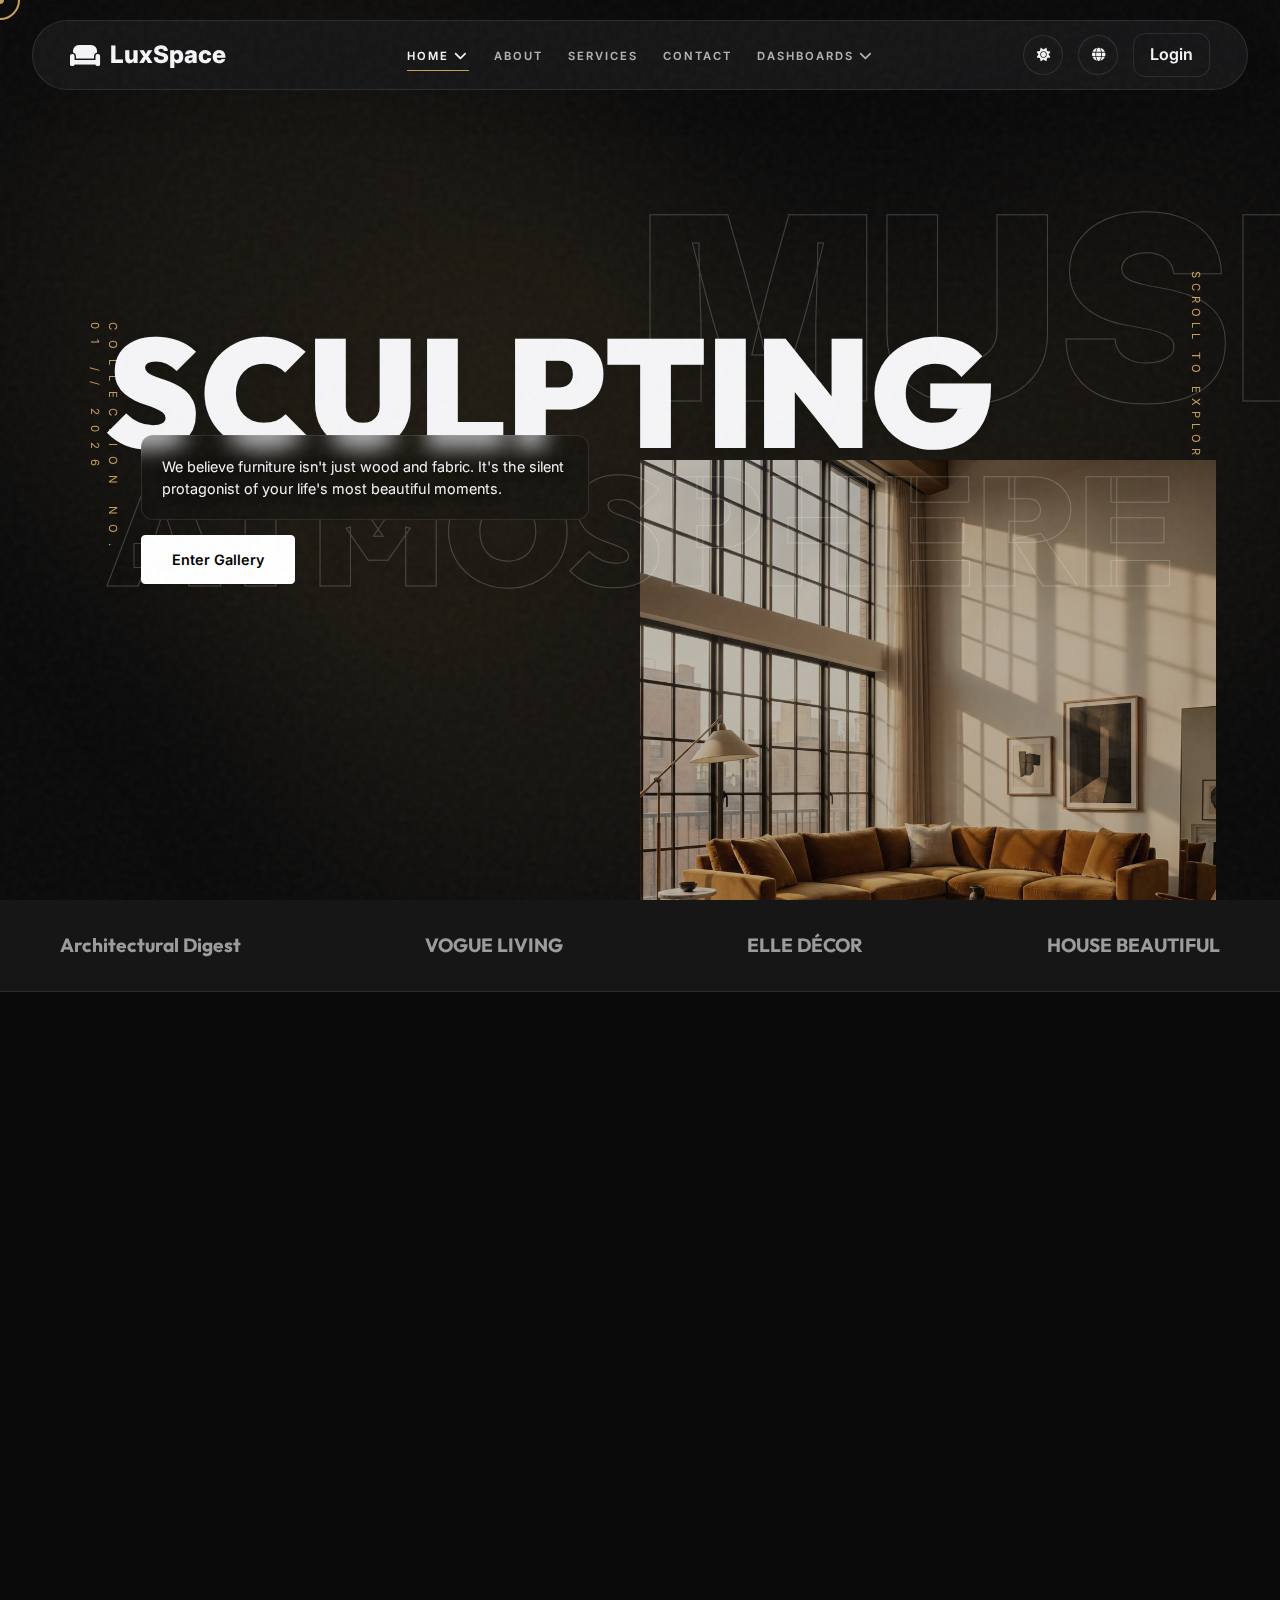
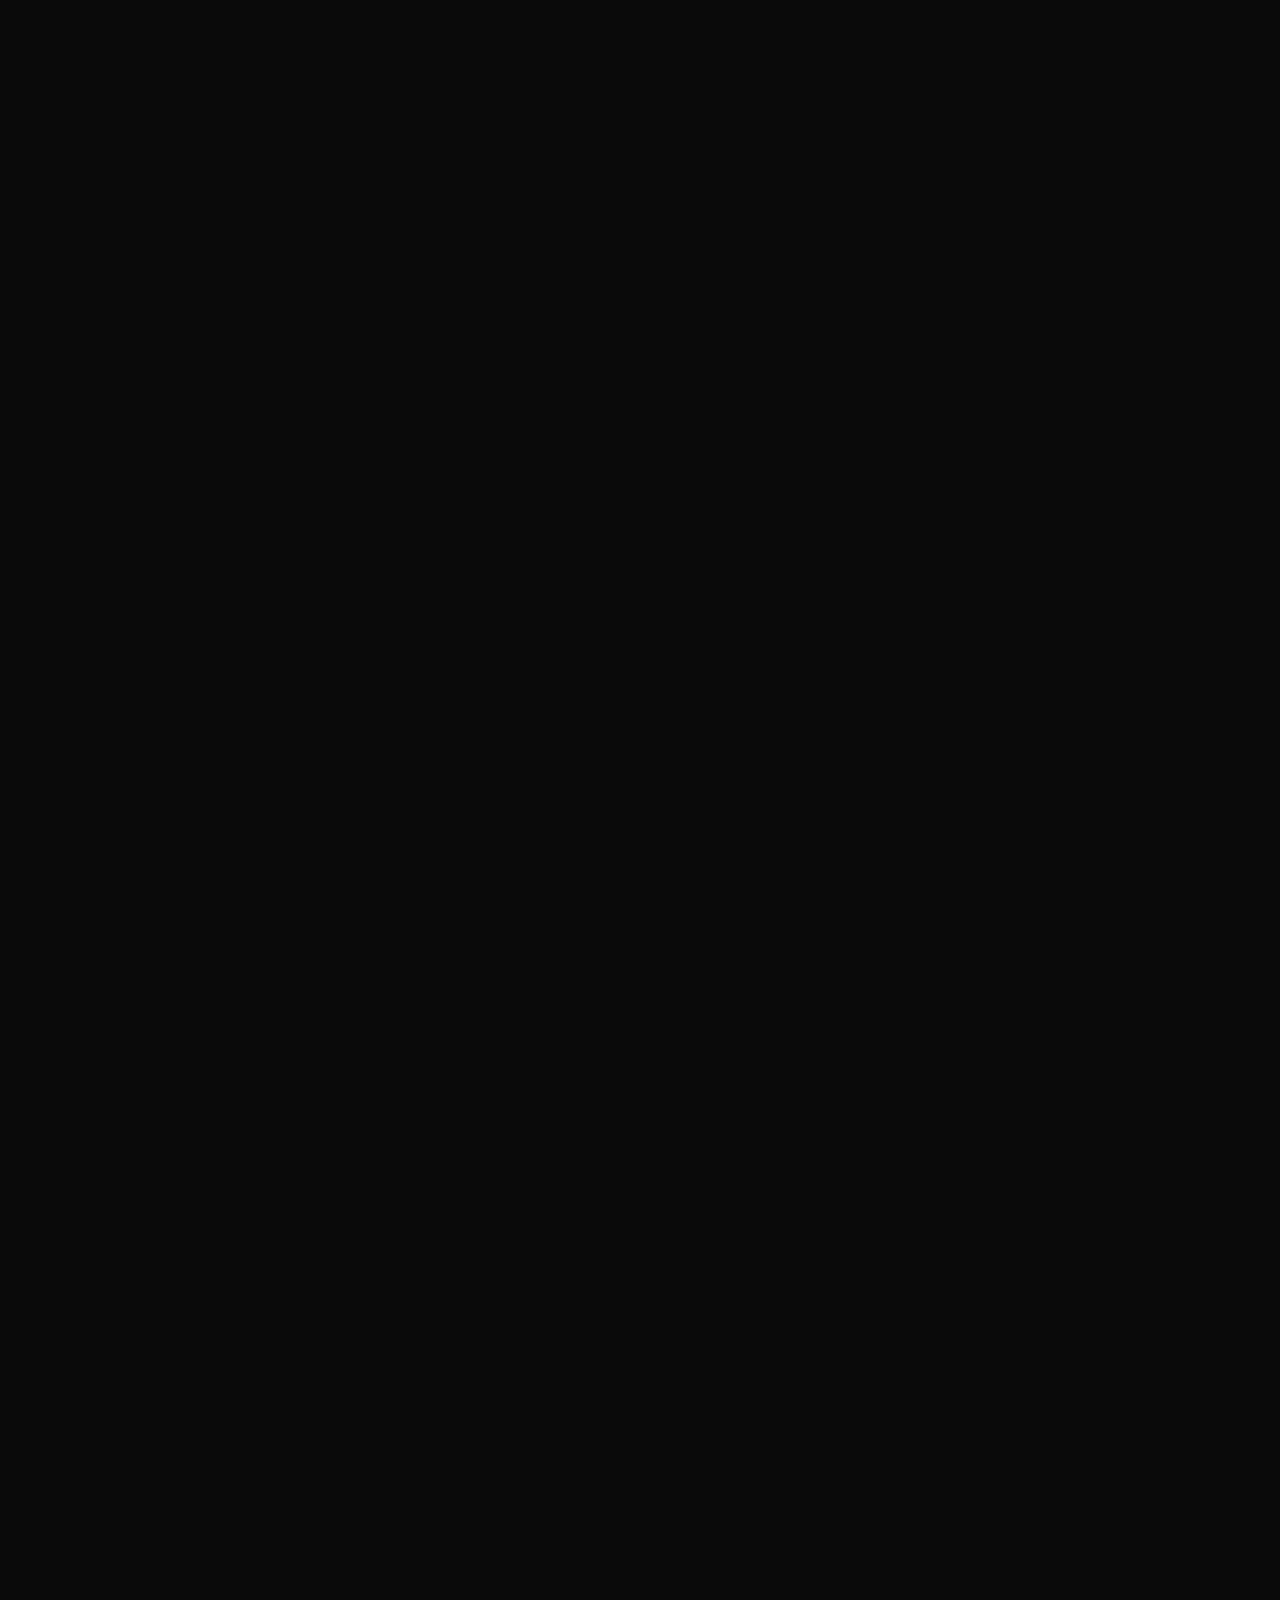
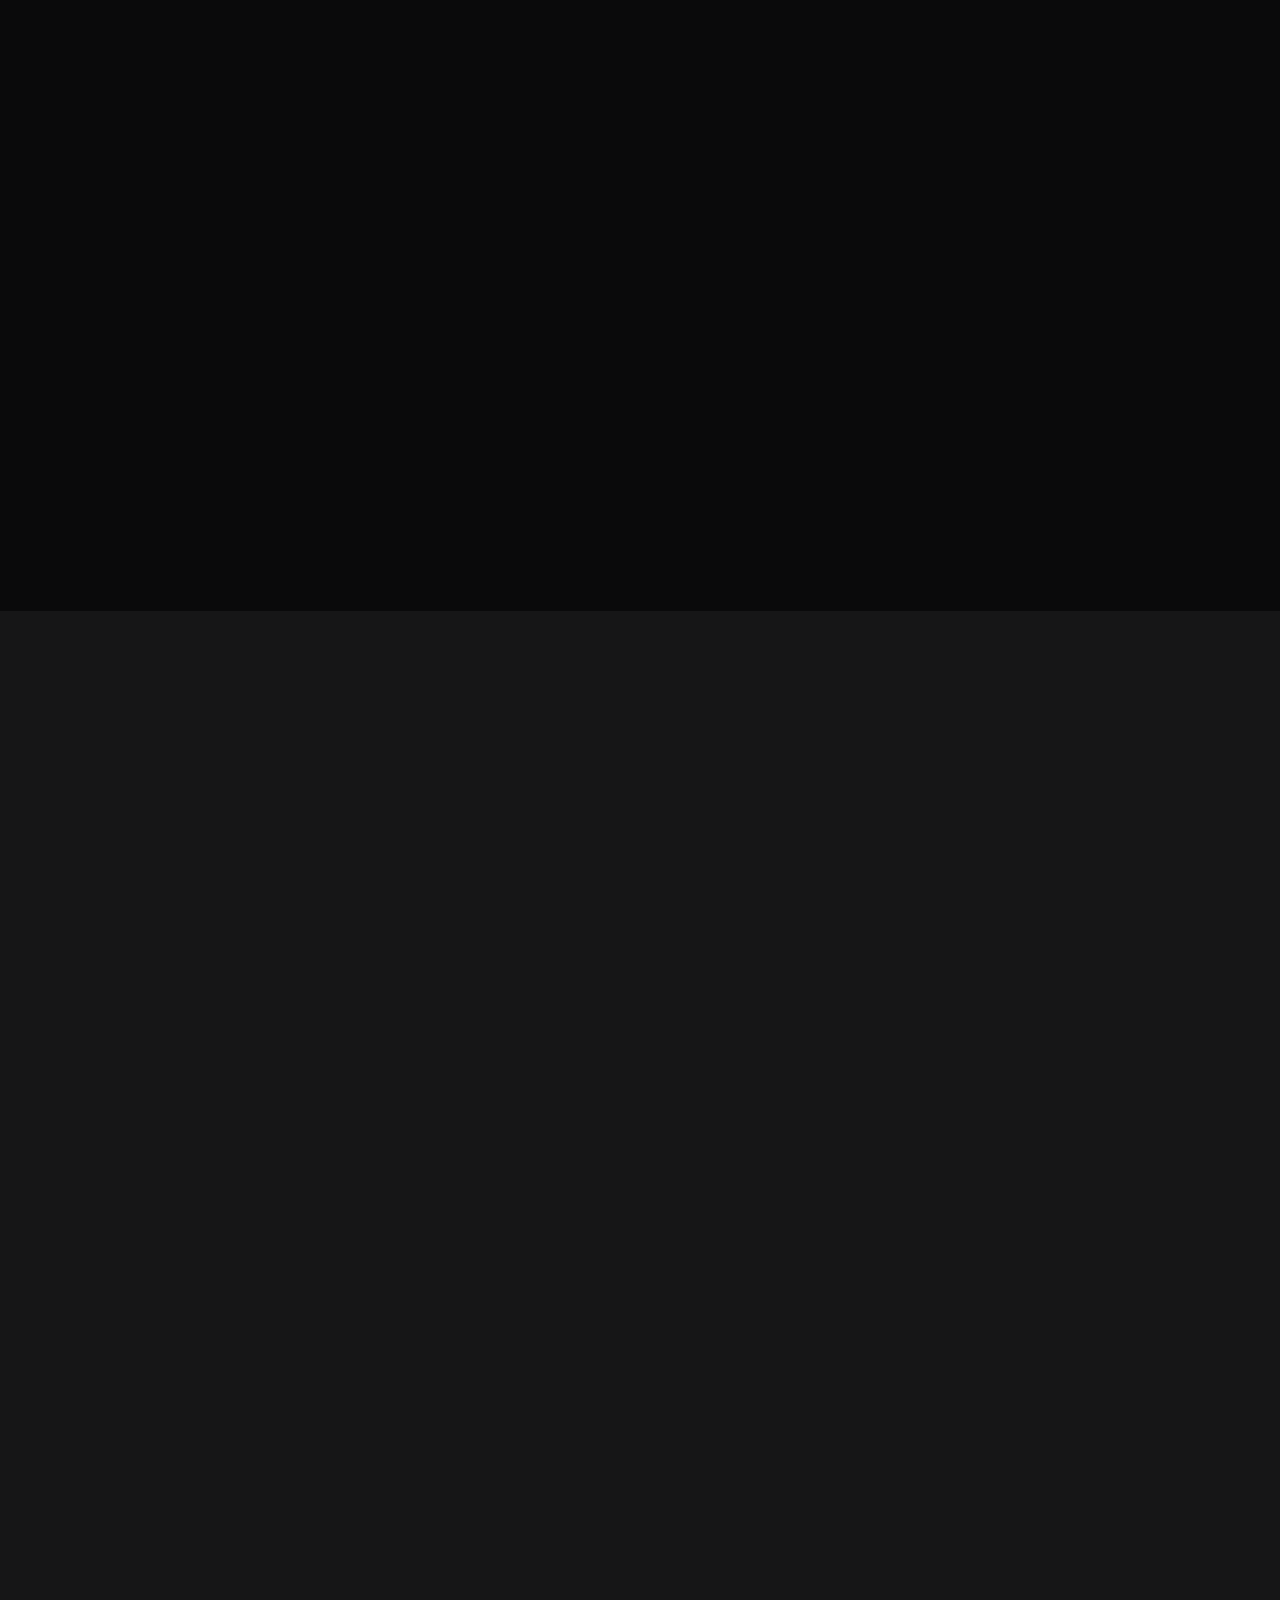
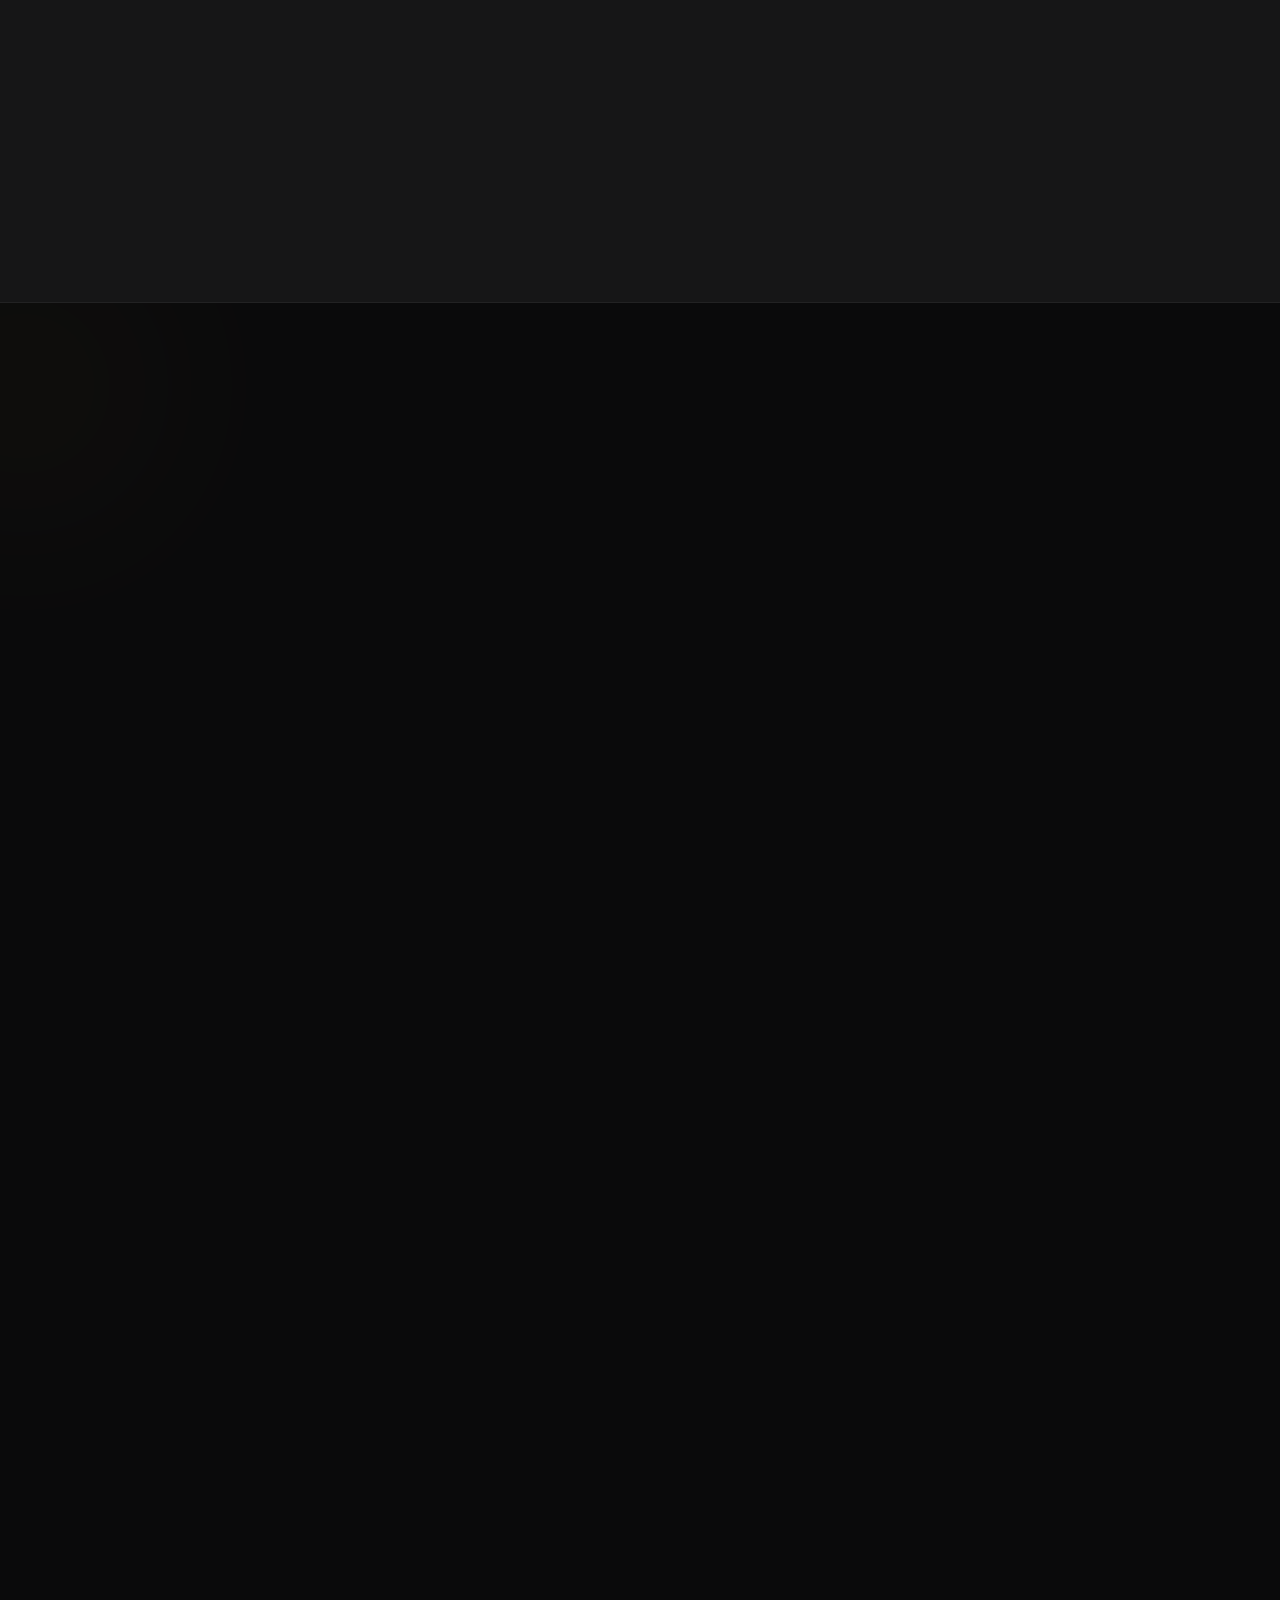
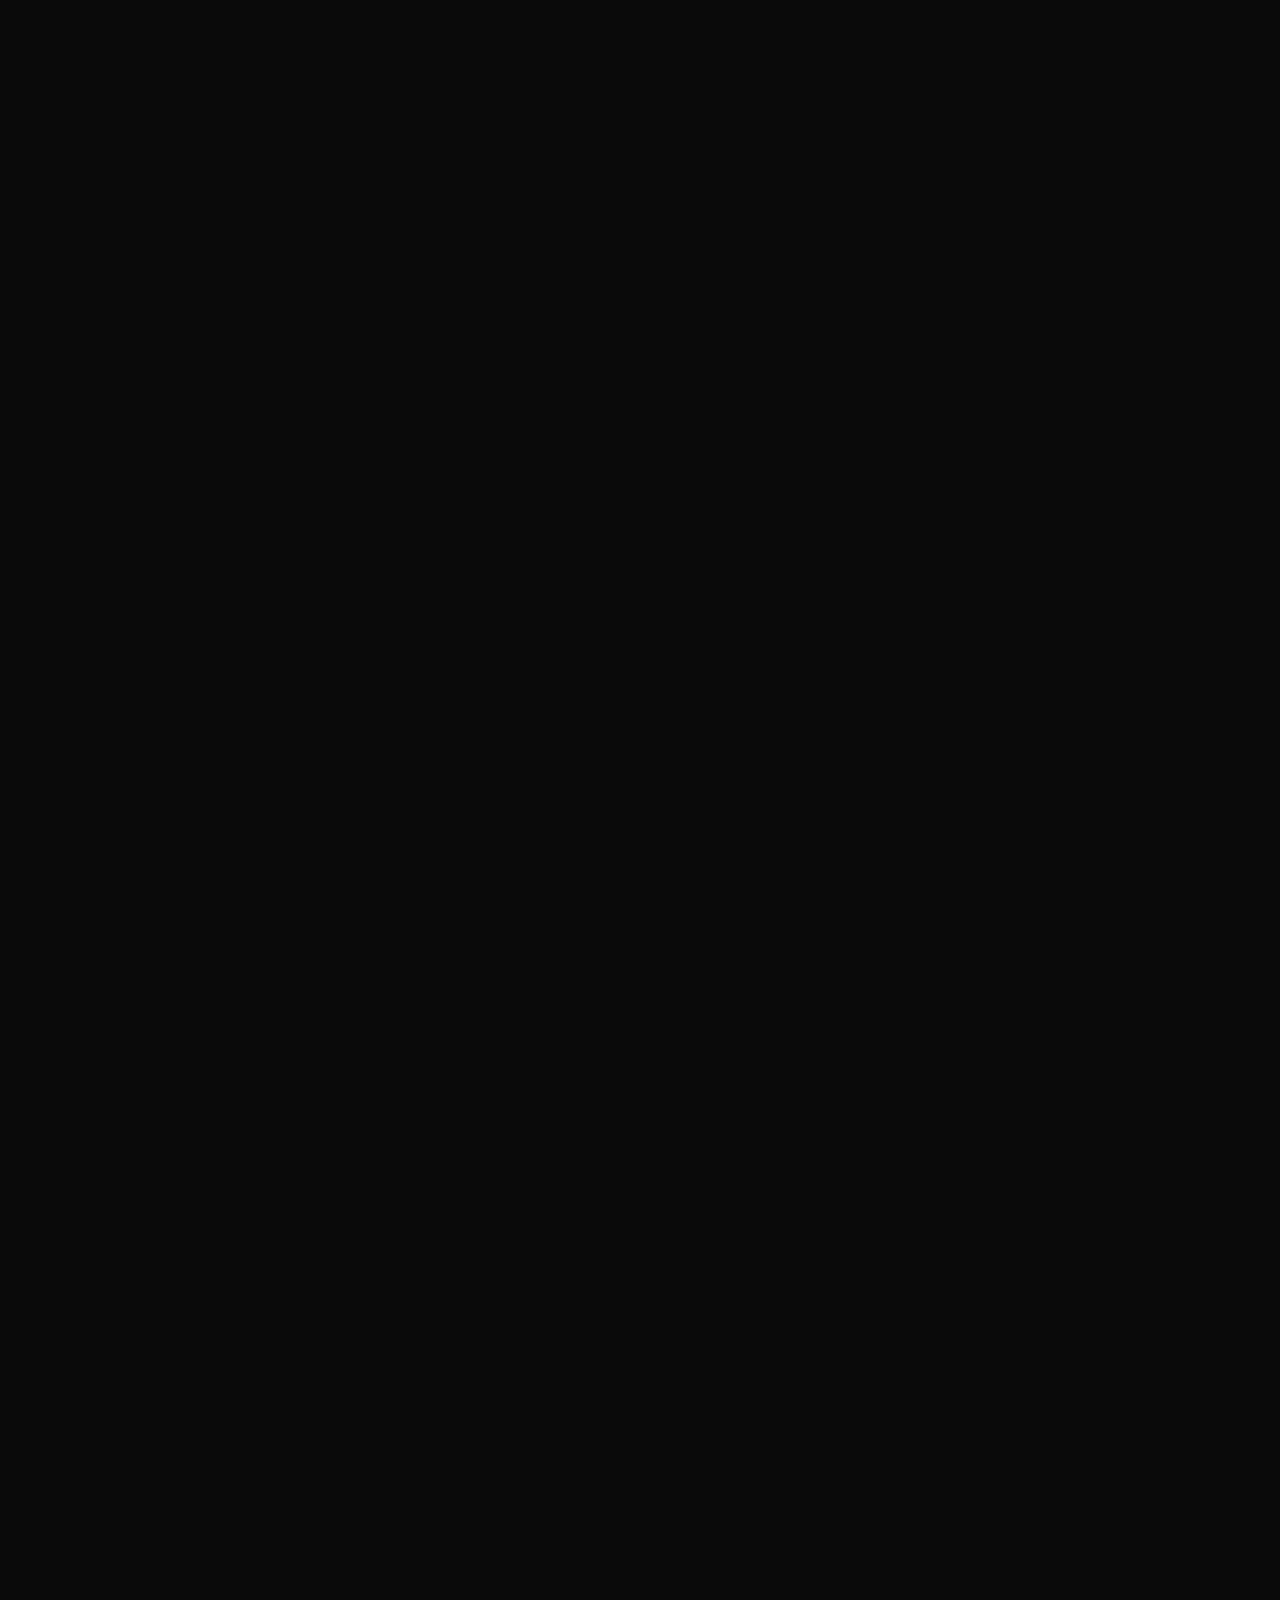
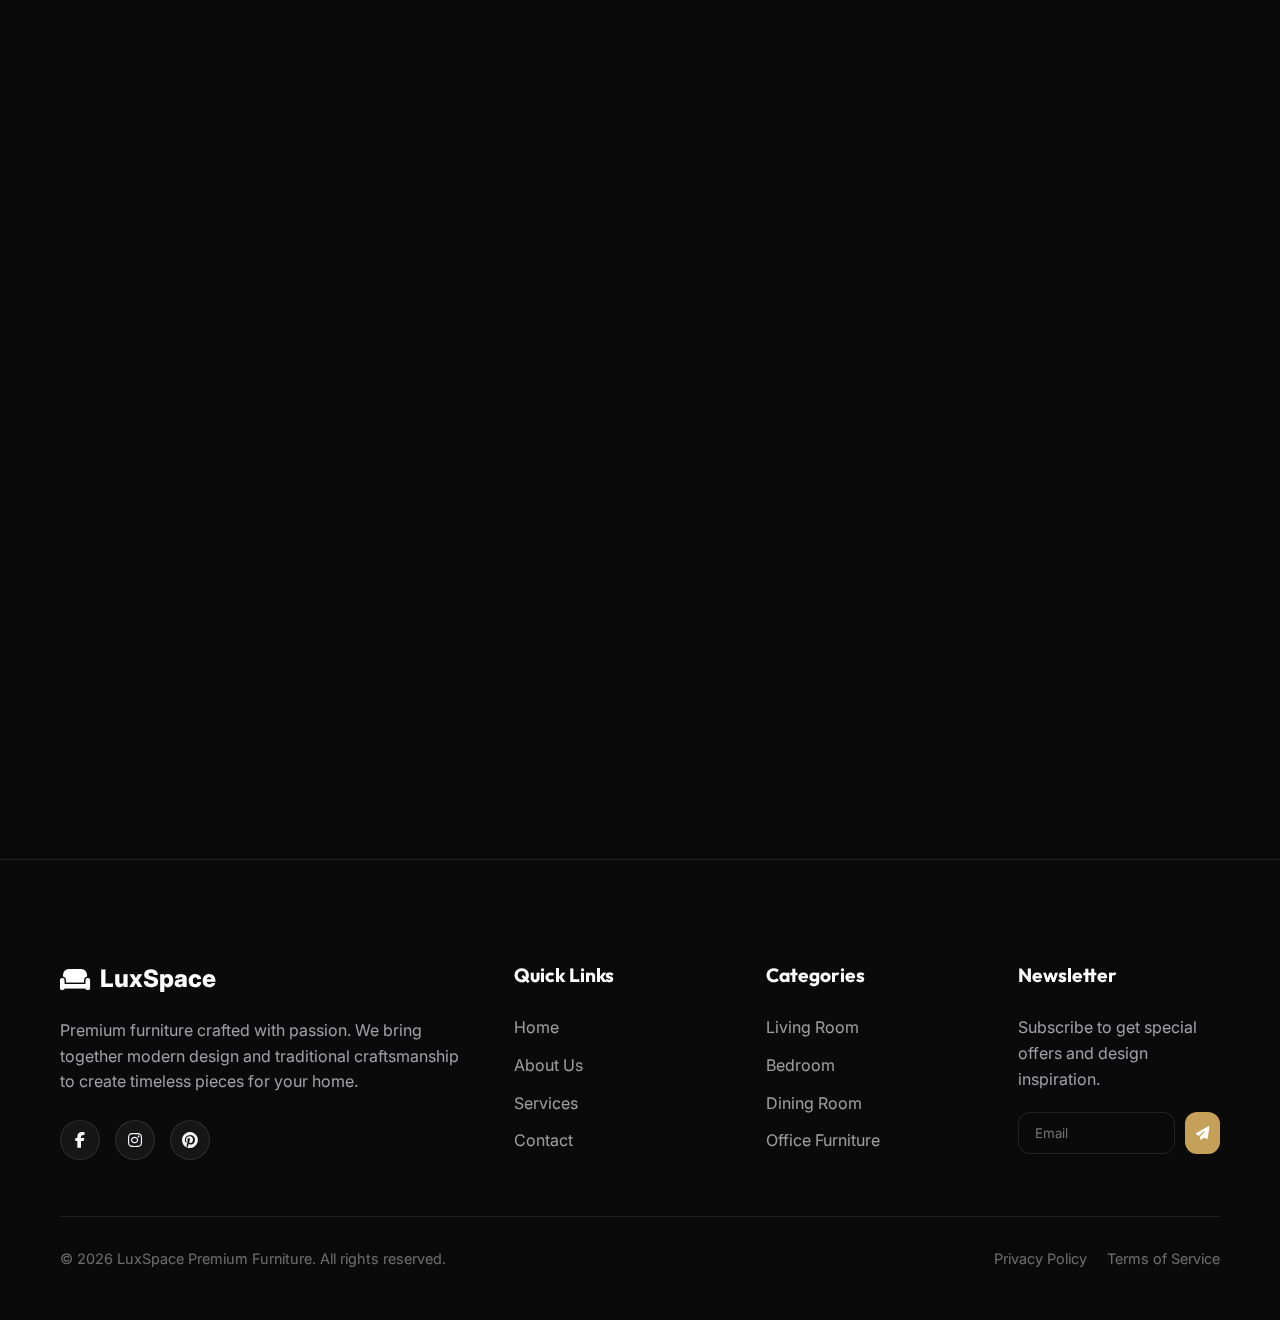
<file: index.html>
<!DOCTYPE html>
<html lang="en" dir="ltr">

<head>
    <meta charset="UTF-8">
    <meta name="viewport" content="width=device-width, initial-scale=1.0">
    <title>LuxSpace | Premium Furniture Ecommerce</title>
    <meta name="description"
        content="Discover premium furniture for your modern home. Handcrafted quality and timeless design.">

    <!-- Google Fonts -->
    <link rel="stylesheet" href="style.css">

    <!-- Font Awesome -->
    <link rel="stylesheet" href="https://cdnjs.cloudflare.com/ajax/libs/font-awesome/6.4.0/css/all.min.css">
</head>

<body>

    <!-- Custom Cursor -->
    <div class="cursor-dot"></div>
    <div class="cursor-outline"></div>

    <!-- Liquid Background -->
    <div class="bg-blobs">
        <div class="blob"></div>
        <div class="blob"></div>
        <div class="blob"></div>
    </div>
    <div class="bg-grid"></div>

    <!-- Preloader -->
    <div id="preloader"
        style="position: fixed; top: 0; left: 0; width: 100%; height: 100%; background: var(--bg-main); z-index: 9999; display: flex; align-items: center; justify-content: center; transition: opacity 0.5s ease;">
        <div
            style="width: 50px; height: 50px; border: 5px solid var(--border); border-top: 5px solid var(--primary); border-radius: 50%; animation: spin 1s linear infinite;">
        </div>
    </div>
    <style>
        @keyframes spin {
            0% {
                transform: rotate(0deg);
            }

            100% {
                transform: rotate(360deg);
            }
        }
    </style>

    <!-- Navbar -->
    <nav class="navbar">
        <div class="container">
            <a href="index.html" class="logo">
                <i class="fas fa-couch"></i> LuxSpace
            </a>

            <!-- Mobile Menu Toggle -->
            <button id="menu-toggle" class="toggle-btn" style="display: none; margin-right: 15px;">
                <i class="fas fa-bars"></i>
            </button>


            <ul class="nav-links">
                <li style="position: relative;">
                    <a href="#" class="nav-link active dropdown-toggle">Home <i class="fas fa-chevron-down"
                            style="font-size: 0.8rem;"></i></a>
                    <ul class="dropdown-menu">
                        <li><a href="index.html">Home 1</a></li>
                        <li><a href="home2.html">Home 2</a></li>
                    </ul>
                </li>
                <li><a href="about.html" class="nav-link">About</a></li>
                <li><a href="services.html" class="nav-link">Services</a></li>
                <li><a href="contact.html" class="nav-link">Contact</a></li>
                <li style="position: relative;">
                    <a href="#" class="nav-link dropdown-toggle">Dashboards <i class="fas fa-chevron-down"
                            style="font-size: 0.8rem;"></i></a>
                    <ul class="dropdown-menu">
                        <li><a href="dashboard-user.html">User Panel</a></li>
                        <li><a href="dashboard-admin.html">Admin Panel</a></li>
                    </ul>
                </li>
                <li class="mobile-nav-item"
                    style="border-top: 1px solid var(--border); margin-top: 20px; padding-top: 20px;">
                    <div
                        style="display: flex; flex-wrap: wrap; align-items: center; justify-content: space-between; gap: 20px;">
                        <div style="display: flex; gap: 15px;">
                            <button class="toggle-btn theme-toggle"
                                style="width: 45px; height: 45px; border-radius: 50%; border: 1px solid var(--border); display: flex; align-items: center; justify-content: center; background: var(--bg-main); color: var(--text-main); font-size: 1.2rem;"><i
                                    class="fas fa-moon"></i></button>
                            <button class="toggle-btn rtl-toggle"
                                style="width: 45px; height: 45px; border-radius: 50%; border: 1px solid var(--border); display: flex; align-items: center; justify-content: center; background: var(--bg-main); color: var(--text-main); font-size: 1.2rem;"><i
                                    class="fas fa-globe"></i></button>
                        </div>
                        <a href="login.html" class="btn btn-primary"
                            style="flex: 1; min-width: 120px; text-align: center; padding: 12px 20px;">Login</a>
                    </div>
                </li>
            </ul>

            <div class="nav-actions">
                <button class="toggle-btn theme-toggle" title="Toggle Theme"><i class="fas fa-moon"></i></button>
                <button class="toggle-btn rtl-toggle" title="Toggle RTL"><i class="fas fa-globe"></i></button>
                <a href="login.html" class="btn btn-outline" style="padding: 8px 16px;">Login</a>
            </div>
        </div>
    </nav>

    <!-- Extraordinary Hero -->
    <header class="hero" style="perspective: 1000px;">
        <!-- Layer 1: Background Outline -->
        <div class="hero-outline-text outline-text reveal">MUSEUM UNIT</div>

        <div class="container"
            style="position: relative; height: 100%; display: flex; align-items: center; justify-content: center;">
            <div class="hero-sidebar">
                <div class="vertical-text">COLLECTION NO. 01 // 2026</div>
            </div>

            <!-- Layer 3: Foreground Title -->
            <h1 class="hero-title reveal">SCULPTING <br><span class="outline-text">ATMOSPHERE</span></h1>

            <!-- Layer 2: Center Image Vessel -->
            <div class="hero-image-vessel reveal">
                <img src="Assets/hero1.jpg" alt="Masterpiece"
                    style="width: 100%; height: 100%; object-fit: cover; filter: brightness(0.7) sepia(0.2);">
            </div>

            <div class="hero-bottom-content reveal">
                <p class="hero-description">
                    We believe furniture isn't just wood and fabric. It's the silent protagonist of your life's most
                    beautiful moments.</p>
                <div style="display: flex; gap: 20px;">
                    <a href="#featured" class="btn btn-primary"
                        style="border-radius: 4px; padding: 12px 30px; background: white; color: black; border: 1px solid white; font-weight: 600; font-size: 0.9rem;">Enter
                        Gallery</a>
                </div>
            </div>

            <!-- Scroll Indicator -->
            <div class="hero-scroll-indicator">
                SCROLL TO EXPLORE ——————
            </div>
        </div>
    </header>

    <!-- Expert Trust Bar -->
    <div style="background: var(--bg-alt); padding: 30px 0; border-bottom: 1px solid var(--border);">
        <div class="container"
            style="display: flex; justify-content: space-between; align-items: center; flex-wrap: wrap; opacity: 0.6; filter: grayscale(100%);">
            <span style="font-family: 'Outfit'; font-weight: 700; font-size: 1.2rem;">Architectural Digest</span>
            <span style="font-family: 'Outfit'; font-weight: 700; font-size: 1.2rem;">VOGUE LIVING</span>
            <span style="font-family: 'Outfit'; font-weight: 700; font-size: 1.2rem;">ELLE DÉCOR</span>
            <span style="font-family: 'Outfit'; font-weight: 700; font-size: 1.2rem;">HOUSE BEAUTIFUL</span>
        </div>
    </div>

    <!-- The Craftsmanship Process (New Section) -->
    <section class="section" style="background: var(--bg-main); overflow: hidden;">
        <div class="container">
            <div style="display: flex; justify-content: space-between; align-items: flex-end; margin-bottom: 80px;">
                <div class="reveal">
                    <span class="text-primary"
                        style="letter-spacing: 3px; text-transform: uppercase; font-size: 0.8rem; font-weight: 700;">Our
                        Process</span>
                    <h2 style="font-size: 3.5rem; margin-top: 10px;">The Journey of <br><span
                            class="outline-text">Creation</span></h2>
                </div>
                <div class="reveal" style="max-width: 400px; text-align: right;">
                    <p style="color: var(--text-muted);">Every piece of furniture we create goes through a rigorous
                        four-stage process to ensure it meets our standards of absolute perfection.</p>
                </div>
            </div>

            <div class="process-steps-grid">
                <div class="reveal" style="position: relative; padding-top: 40px;">
                    <div style="font-size: 5rem; font-weight: 900; opacity: 0.1; position: absolute; top: 0; left: 0;">
                        01</div>
                    <h4 style="margin-bottom: 15px;">Conceptual Design</h4>
                    <p style="font-size: 0.9rem; color: var(--text-muted);">Our designers sketch the future, blending
                        ergonomic needs with avant-garde aesthetics.</p>
                    <div style="width: 40px; height: 1px; background: var(--primary); margin-top: 20px;"></div>
                </div>
                <div class="reveal" style="position: relative; padding-top: 40px; margin-top: 40px;">
                    <div style="font-size: 5rem; font-weight: 900; opacity: 0.1; position: absolute; top: 0; left: 0;">
                        02</div>
                    <h4 style="margin-bottom: 15px;">Material Ethos</h4>
                    <p style="font-size: 0.9rem; color: var(--text-muted);">We source only the most sustainable and
                        premium raw materials from around the globe.</p>
                    <div style="width: 40px; height: 1px; background: var(--primary); margin-top: 20px;"></div>
                </div>
                <div class="reveal" style="position: relative; padding-top: 40px;">
                    <div style="font-size: 5rem; font-weight: 900; opacity: 0.1; position: absolute; top: 0; left: 0;">
                        03</div>
                    <h4 style="margin-bottom: 15px;">Artisan Execution</h4>
                    <p style="font-size: 0.9rem; color: var(--text-muted);">Master craftsmen bring the vision to life
                        using both traditional and modern techniques.</p>
                    <div style="width: 40px; height: 1px; background: var(--primary); margin-top: 20px;"></div>
                </div>
                <div class="reveal" style="position: relative; padding-top: 40px; margin-top: 40px;">
                    <div style="font-size: 5rem; font-weight: 900; opacity: 0.1; position: absolute; top: 0; left: 0;">
                        04</div>
                    <h4 style="margin-bottom: 15px;">Final Curation</h4>
                    <p style="font-size: 0.9rem; color: var(--text-muted);">White-glove delivery ensures your piece is
                        placed perfectly in its new sanctuary.</p>
                    <div style="width: 40px; height: 1px; background: var(--primary); margin-top: 20px;"></div>
                </div>
            </div>
        </div>
    </section>

    <!-- Visual Manifesto / Categories -->
    <section class="section" style="padding: 200px 0;">
        <div class="container">
            <div class="broken-grid">
                <div class="grid-item-large reveal">
                    <span
                        style="color: var(--primary); letter-spacing: 5px; font-weight: 700; margin-bottom: 20px; display: block;">THE
                        PHILOSOPHY</span>
                    <h2 style="font-size: 5rem; line-height: 1; margin-bottom: 40px;">Curating <br><span
                            class="glow-text">Silence</span></h2>
                    <div style="position: relative;">
                        <img src="Assets/hero2.jpg" alt="Art" style="width: 100%; border-radius: 0 100px 0 100px;">
                        <div
                            style="position: absolute; top: -50px; right: -50px; background: var(--primary); color: black; padding: 40px; font-weight: 800; font-size: 1.5rem; width: 250px;">
                            "Simplicity is the soul of modern luxury."
                        </div>
                    </div>
                </div>
                <div class="grid-item-small reveal">
                    <div
                        style="padding: 60px; border-radius: 50px; background: var(--bg-alt); border: 1px solid var(--border); box-shadow: var(--shadow); position: relative; overflow: hidden;">
                        <!-- Subtle background glow -->
                        <div
                            style="position: absolute; top: -10%; right: -10%; width: 200px; height: 200px; background: var(--primary); opacity: 0.1; filter: blur(50px); border-radius: 50%;">
                        </div>

                        <h3
                            style="margin-bottom: 30px; color: var(--primary); font-size: 1.8rem; letter-spacing: -0.5px;">
                            Explore Spaces</h3>
                        <ul style="font-size: 1.2rem; position: relative; z-index: 2;">
                            <li style="margin-bottom: 30px;">
                                <a href="#" class="nav-link"
                                    style="display: flex; align-items: center; justify-content: space-between; padding-bottom: 10px; border-bottom: 1px solid var(--border);">
                                    <span>Private Oasis</span>
                                    <i class="fas fa-chevron-right"
                                        style="font-size: 0.8rem; color: var(--primary);"></i>
                                </a>
                            </li>
                            <li style="margin-bottom: 30px;">
                                <a href="#" class="nav-link"
                                    style="display: flex; align-items: center; justify-content: space-between; padding-bottom: 10px; border-bottom: 1px solid var(--border);">
                                    <span>Creative Labs</span>
                                    <i class="fas fa-chevron-right"
                                        style="font-size: 0.8rem; color: var(--primary);"></i>
                                </a>
                            </li>
                            <li style="margin-bottom: 10px;">
                                <a href="#" class="nav-link"
                                    style="display: flex; align-items: center; justify-content: space-between; padding-bottom: 10px; border-bottom: 1px solid var(--border);">
                                    <span>Social Hubs</span>
                                    <i class="fas fa-chevron-right"
                                        style="font-size: 0.8rem; color: var(--primary);"></i>
                                </a>
                            </li>
                        </ul>
                    </div>
                </div>
            </div>
        </div>
    </section>

    <!-- Materiality Hub (Creative Replacement for Categories) -->
    <section class="material-hub reveal">
        <div class="material-card">
            <img src="Assets/product3.jpg" alt="Marble" class="material-img">
            <div class="material-overlay">
                <span class="material-label">Origin: Italy</span>
                <h3 class="material-name">Carrara <br>Marble</h3>
            </div>
        </div>
        <div class="material-card">
            <img src="Assets/product1.jpg" alt="Velvet" class="material-img">
            <div class="material-overlay">
                <span class="material-label">Texture: Silk</span>
                <h3 class="material-name">Emerald <br>Velvet</h3>
            </div>
        </div>
        <div class="material-card">
            <img src="Assets/hero2.jpg" alt="Oak" class="material-img">
            <div class="material-overlay">
                <span class="material-label">Finish: Brushed</span>
                <h3 class="material-name">European <br>Oak</h3>
            </div>
        </div>
    </section>

    <!-- Featured Products -->
    <section class="section" id="featured" style="background: var(--bg-alt);">
        <div class="container">
            <div style="display: flex; justify-content: space-between; align-items: flex-end; margin-bottom: 50px;">
                <div>
                    <h2 class="section-title reveal" style="margin-bottom: 0;">Featured Products</h2>
                </div>
                <a href="#" class="btn btn-outline reveal">View All Products</a>
            </div>

            <div class="product-grid">
                <!-- Product 1 -->
                <div class="product-card reveal">
                    <div class="product-img-wrap">
                        <img src="Assets/product1.jpg" alt="Emerald Sofa" class="product-img">
                    </div>
                    <div class="product-info">
                        <p class="product-cat">Living Room</p>
                        <h3 class="product-name">Emerald Velvet Sofa</h3>
                        <div class="product-footer">
                            <span class="product-price">$1,299</span>
                            <button class="btn btn-primary" style="padding: 8px 12px;"><i
                                    class="fas fa-shopping-cart"></i></button>
                        </div>
                    </div>
                </div>

                <!-- Product 2 -->
                <div class="product-card reveal">
                    <div class="product-img-wrap">
                        <img src="Assets/product2.jpg" alt="Leather Chair" class="product-img">
                    </div>
                    <div class="product-info">
                        <p class="product-cat">Office / Dining</p>
                        <h3 class="product-name">Oak Weaver Chair</h3>
                        <div class="product-footer">
                            <span class="product-price">$450</span>
                            <button class="btn btn-primary" style="padding: 8px 12px;"><i
                                    class="fas fa-shopping-cart"></i></button>
                        </div>
                    </div>
                </div>

                <!-- Product 3 -->
                <div class="product-card reveal">
                    <div class="product-img-wrap">
                        <img src="Assets/product3.jpg" alt="Marble Table" class="product-img">
                    </div>
                    <div class="product-info">
                        <p class="product-cat">Dining</p>
                        <h3 class="product-name">Carrara Dining Table</h3>
                        <div class="product-footer">
                            <span class="product-price">$2,499</span>
                            <button class="btn btn-primary" style="padding: 8px 12px;"><i
                                    class="fas fa-shopping-cart"></i></button>
                        </div>
                    </div>
                </div>

                <!-- Product 4 -->
                <div class="product-card reveal">
                    <div class="product-img-wrap">
                        <img src="Assets/product4.jpg" alt="Statuario Marble Table" class="product-img">
                    </div>
                    <div class="product-info">
                        <p class="product-cat">Dining / Luxury</p>
                        <h3 class="product-name">Statuario Marble Table</h3>
                        <div class="product-footer">
                            <span class="product-price">$899</span>
                            <button class="btn btn-primary" style="padding: 8px 12px;"><i
                                    class="fas fa-shopping-cart"></i></button>
                        </div>
                    </div>
                </div>
            </div>
        </div>
    </section>

    <!-- Why LuxSpace (Enhanced Creative Values) -->
    <section class="section"
        style="background: var(--bg-main); border-top: 1px solid var(--border); overflow: hidden; position: relative;">
        <!-- Decorative Background Element -->
        <div
            style="position: absolute; top: -10%; left: -10%; width: 300px; height: 300px; background: var(--primary); opacity: 0.03; filter: blur(100px); border-radius: 50%;">
        </div>

        <div class="container">
            <div class="features-grid">
                <div class="reveal text-center glass-box"
                    style="padding: 60px 40px; border-radius: 40px; transition: var(--transition); border: 1px solid var(--border);"
                    onmouseover="this.style.transform='translateY(-20px)'; this.style.borderColor='var(--primary)';"
                    onmouseout="this.style.transform='translateY(0)'; this.style.borderColor='var(--border)';">
                    <div
                        style="width: 100px; height: 100px; background: rgba(var(--primary-rgb), 0.1); border-radius: 50%; display: flex; align-items: center; justify-content: center; margin: 0 auto 30px; position: relative;">
                        <!-- Pulse Effect -->
                        <div
                            style="position: absolute; inset: 0; border: 2px solid var(--primary); border-radius: 50%; animation: pulse 2s infinite;">
                        </div>
                        <i class="fas fa-leaf" style="font-size: 2.5rem; color: var(--primary);"></i>
                    </div>
                    <h3 style="margin-bottom: 20px; font-size: 1.8rem; letter-spacing: -1px;">Eco-Conscious</h3>
                    <p style="color: var(--text-muted); font-size: 1rem; line-height: 1.8;">We plant ten trees for every
                        piece of furniture sold, ensuring a greener legacy for future generations. Sustainability is
                        woven into every fiber.</p>
                </div>

                <div class="reveal text-center glass-box"
                    style="padding: 60px 40px; border-radius: 40px; transition: var(--transition); border: 1px solid var(--border); margin-top: 40px;"
                    onmouseover="this.style.transform='translateY(-20px)'; this.style.borderColor='var(--primary)';"
                    onmouseout="this.style.transform='translateY(20px)'; this.style.borderColor='var(--border)';">
                    <div
                        style="width: 100px; height: 100px; background: rgba(var(--primary-rgb), 0.1); border-radius: 50%; display: flex; align-items: center; justify-content: center; margin: 0 auto 30px; position: relative;">
                        <div
                            style="position: absolute; inset: 0; border: 2px solid var(--primary); border-radius: 50%; animation: pulse 2s infinite 0.5s;">
                        </div>
                        <i class="fas fa-gem" style="font-size: 2.5rem; color: var(--primary);"></i>
                    </div>
                    <h3 style="margin-bottom: 20px; font-size: 1.8rem; letter-spacing: -1px;">Museum Quality</h3>
                    <p style="color: var(--text-muted); font-size: 1rem; line-height: 1.8;">Our standards exceed
                        industry norms, utilizing techniques typically reserved for fine art restoration and
                        high-jewelry sculpting.</p>
                </div>

                <div class="reveal text-center glass-box"
                    style="padding: 60px 40px; border-radius: 40px; transition: var(--transition); border: 1px solid var(--border);"
                    onmouseover="this.style.transform='translateY(-20px)'; this.style.borderColor='var(--primary)';"
                    onmouseout="this.style.transform='translateY(0)'; this.style.borderColor='var(--border)';">
                    <div
                        style="width: 100px; height: 100px; background: rgba(var(--primary-rgb), 0.1); border-radius: 50%; display: flex; align-items: center; justify-content: center; margin: 0 auto 30px; position: relative;">
                        <div
                            style="position: absolute; inset: 0; border: 2px solid var(--primary); border-radius: 50%; animation: pulse 2s infinite 1s;">
                        </div>
                        <i class="fas fa-shield-heart" style="font-size: 2.5rem; color: var(--primary);"></i>
                    </div>
                    <h3 style="margin-bottom: 20px; font-size: 1.8rem; letter-spacing: -1px;">Lifetime Promise</h3>
                    <p style="color: var(--text-muted); font-size: 1rem; line-height: 1.8;">Every joint and every stitch
                        is covered by our unconditional lifetime structural guarantee. We build for generations, not
                        years.</p>
                </div>
            </div>
        </div>
    </section>

    <style>
        :root {
            --primary-rgb: 197, 160, 89;
        }

        @keyframes pulse {
            0% {
                transform: scale(1);
                opacity: 0.5;
            }

            100% {
                transform: scale(1.5);
                opacity: 0;
            }
        }
    </style>

    <!-- Design Journal (New Creative Section) -->
    <section class="section" style="padding: 100px 0;">
        <div class="container">
            <h2 class="section-title reveal" style="font-size: 3rem; margin-bottom: 60px;">The Journal</h2>
            <div class="journal-grid">
                <div class="reveal">
                    <div style="height: 400px; overflow: hidden; border-radius: 20px; margin-bottom: 30px;">
                        <img src="Assets/hero1.jpg" alt="Minimalism"
                            style="width: 100%; height: 100%; object-fit: cover; transition: transform 0.6s ease;"
                            onmouseover="this.style.transform='scale(1.05)'"
                            onmouseout="this.style.transform='scale(1)'">
                    </div>
                    <span
                        style="color: var(--primary); letter-spacing: 2px; font-size: 0.8rem; text-transform: uppercase;">Trend
                        Report</span>
                    <h3 style="font-size: 2rem; margin: 15px 0 10px;">The Return of Warm Minimalism</h3>
                    <p style="color: var(--text-muted); line-height: 1.6;">How beige, cream, and natural textures are
                        replacing the sterile white box aesthetic in 2026 luxury interiors.</p>
                </div>
                <div class="reveal">
                    <div style="height: 400px; overflow: hidden; border-radius: 20px; margin-bottom: 30px;">
                        <img src="Assets/hero2.jpg" alt="Sustainable"
                            style="width: 100%; height: 100%; object-fit: cover; transition: transform 0.6s ease;"
                            onmouseover="this.style.transform='scale(1.05)'"
                            onmouseout="this.style.transform='scale(1)'">
                    </div>
                    <span
                        style="color: var(--primary); letter-spacing: 2px; font-size: 0.8rem; text-transform: uppercase;">Sustainability</span>
                    <h3 style="font-size: 2rem; margin: 15px 0 10px;">The Future of Conscious Luxury</h3>
                    <p style="color: var(--text-muted); line-height: 1.6;">Exploring bio-based leathers and reclaimed
                        rare woods in our latest Heritage Collection.</p>
                </div>
            </div>
        </div>
    </section>


    <!-- Testimonials -->
    <section class="section">
        <div class="container text-center">
            <h2 class="section-title reveal">What Our Clients Say</h2>
            <p class="section-subtitle reveal">Trust is built on quality. Hear from those who have transformed their
                homes with LuxSpace.</p>

            <div class="stat-card reveal" style="max-width: 800px; margin: 0 auto; padding: 60px;">
                <img src="Assets/avatar.jpg" alt="User"
                    style="width: 80px; height: 80px; border-radius: 50%; margin: 0 auto 20px; object-fit: cover;">
                <p style="font-size: 1.5rem; font-style: italic; color: var(--text-main); margin-bottom: 20px;">"The
                    quality of the Emerald Sofa exceeded my expectations. It's not just furniture; it's a piece of art
                    that redefined my living room."</p>
                <h4 style="color: var(--primary);">Sarah J. Jenkins</h4>
                <p style="color: var(--text-muted);">Interior Designer</p>
            </div>
        </div>
    </section>

    <!-- VIP Membership CTA (New Section) -->
    <section class="section" style="padding-bottom: 0;">
        <div class="container">
            <div class="reveal"
                style="background: var(--secondary); color: white; border-radius: 40px; padding: 100px; position: relative; overflow: hidden;">
                <div
                    style="position: absolute; top: -50px; right: -50px; width: 300px; height: 300px; background: var(--primary); opacity: 0.1; border-radius: 50%; filter: blur(50px);">
                </div>
                <div style="position: relative; z-index: 2; max-width: 600px;">
                    <span
                        style="color: var(--primary); letter-spacing: 5px; text-transform: uppercase; font-size: 0.8rem; font-weight: 700;">Exclusive
                        Access</span>
                    <h2 style="font-size: 4rem; line-height: 1; margin: 20px 0 30px;">Join the <br><span
                            class="text-primary">Inner Circle</span></h2>
                    <p style="font-size: 1.1rem; opacity: 0.7; margin-bottom: 40px;">Become a member of LuxSpace Private
                        and receive early access to new collections, invitations to gallery openings, and personalized
                        interior design consultations.</p>
                    <div class="newsletter-form">
                        <input type="email" placeholder="Enter your email" class="input"
                            style="background: rgba(255,255,255,0.1); border: 1px solid rgba(255,255,255,0.2); color: white; flex: 1; border-radius: 0;">
                        <button class="btn btn-primary" style="border-radius: 0; padding: 0 40px;">Subscribe</button>
                    </div>
                </div>
                <div style="position: absolute; bottom: 0; right: 0; width: 40%; height: 100%; opacity: 0.5;">
                    <img src="Assets/product3.jpg" alt="Luxury"
                        style="width: 100%; height: 100%; object-fit: cover; mask-image: linear-gradient(to left, black, transparent);">
                </div>
            </div>
        </div>
    </section>

    <!-- Client Story (Enhanced Trust) -->
    <section class="section" style="background: var(--bg-main);">
        <div class="container">
            <div class="story-grid">
                <div class="reveal">
                    <div style="position: relative;">
                        <img src="Assets/avatar.jpg" alt="Client"
                            style="width: 100%; height: 500px; object-fit: cover; border-radius: 24px;">
                        <div
                            style="position: absolute; bottom: -30px; right: -30px; background: var(--accent); color: white; padding: 40px; border-radius: 24px; max-width: 300px; box-shadow: var(--shadow);">
                            <i class="fas fa-quote-left"
                                style="font-size: 2rem; margin-bottom: 20px; opacity: 0.3;"></i>
                            <p style="font-weight: 500; font-style: italic;">"LuxSpace didn't just sell me a sofa; they
                                curated a sanctuary. The attention to detail is something I haven't seen in years."</p>
                            <h4 style="margin-top: 15px;">Sarah Jenkins</h4>
                            <span style="font-size: 0.8rem; opacity: 0.8;">New York, NY</span>
                        </div>
                    </div>
                </div>
                <div class="reveal">
                    <h2 class="section-title">Beyond Transactions. <br><span class="text-primary">Building
                            Legacies.</span></h2>
                    <p class="section-subtitle" style="margin: 20px 0;">We believe furniture should be inherited, not
                        replaced. That's why every piece comes with a lifetime structural guarantee.</p>
                    <div style="margin-top: 40px;">
                        <div style="display: flex; gap: 20px; margin-bottom: 25px;">
                            <div
                                style="width: 50px; height: 50px; background: var(--bg-alt); color: var(--primary); border-radius: 50%; display: flex; align-items: center; justify-content: center; font-size: 1.2rem;">
                                <i class="fas fa-truck-fast"></i>
                            </div>
                            <div>
                                <h4>Global Concierge Delivery</h4>
                                <p style="color: var(--text-muted); font-size: 0.9rem;">Insured, tracked, and
                                    professionally handled to your door.</p>
                            </div>
                        </div>
                        <div style="display: flex; gap: 20px;">
                            <div
                                style="width: 50px; height: 50px; background: var(--bg-alt); color: var(--primary); border-radius: 50%; display: flex; align-items: center; justify-content: center; font-size: 1.2rem;">
                                <i class="fas fa-fingerprint"></i>
                            </div>
                            <div>
                                <h4>Artisan Authentication</h4>
                                <p style="color: var(--text-muted); font-size: 0.9rem;">Each piece is signed by the lead
                                    craftsman and registered in our database.</p>
                            </div>
                        </div>
                    </div>
                </div>
            </div>
        </div>
    </section>

    <!-- Footer -->
    <footer class="footer">
        <div class="container">
            <div class="footer-grid">
                <div class="footer-about">
                    <a href="index.html" class="logo" style="margin-bottom: 20px;">
                        <i class="fas fa-couch"></i> LuxSpace
                    </a>
                    <p style="color: var(--text-muted); margin-bottom: 25px;">Premium furniture crafted with passion. We
                        bring together modern design and traditional craftsmanship to create timeless pieces for your
                        home.</p>
                    <div style="display: flex; gap: 15px;">
                        <a href="#" class="toggle-btn"><i class="fab fa-facebook-f"></i></a>
                        <a href="#" class="toggle-btn"><i class="fab fa-instagram"></i></a>
                        <a href="#" class="toggle-btn"><i class="fab fa-pinterest"></i></a>
                    </div>
                </div>

                <div>
                    <h4 class="footer-title">Quick Links</h4>
                    <ul class="footer-links">
                        <li><a href="index.html">Home</a></li>
                        <li><a href="about.html">About Us</a></li>
                        <li><a href="services.html">Services</a></li>
                        <li><a href="contact.html">Contact</a></li>
                    </ul>
                </div>

                <div>
                    <h4 class="footer-title">Categories</h4>
                    <ul class="footer-links">
                        <li><a href="#">Living Room</a></li>
                        <li><a href="#">Bedroom</a></li>
                        <li><a href="#">Dining Room</a></li>
                        <li><a href="#">Office Furniture</a></li>
                    </ul>
                </div>

                <div>
                    <h4 class="footer-title">Newsletter</h4>
                    <p style="color: var(--text-muted); margin-bottom: 20px;">Subscribe to get special offers and design
                        inspiration.</p>
                    <div style="display: flex; gap: 10px;">
                        <input type="email" placeholder="Email" class="input" style="flex: 1;">
                        <button class="btn btn-primary" style="padding: 10px;"><i
                                class="fas fa-paper-plane"></i></button>
                    </div>
                </div>
            </div>

            <div class="footer-bottom">
                <p>&copy; 2026 LuxSpace Premium Furniture. All rights reserved.</p>
                <div style="display: flex; gap: 20px;">
                    <a href="#">Privacy Policy</a>
                    <a href="#">Terms of Service</a>
                </div>
            </div>
        </div>
    </footer>

    <script src="main.js"></script>
    <script src="rtltoggle.js"></script>
</body>

</html>
</file>
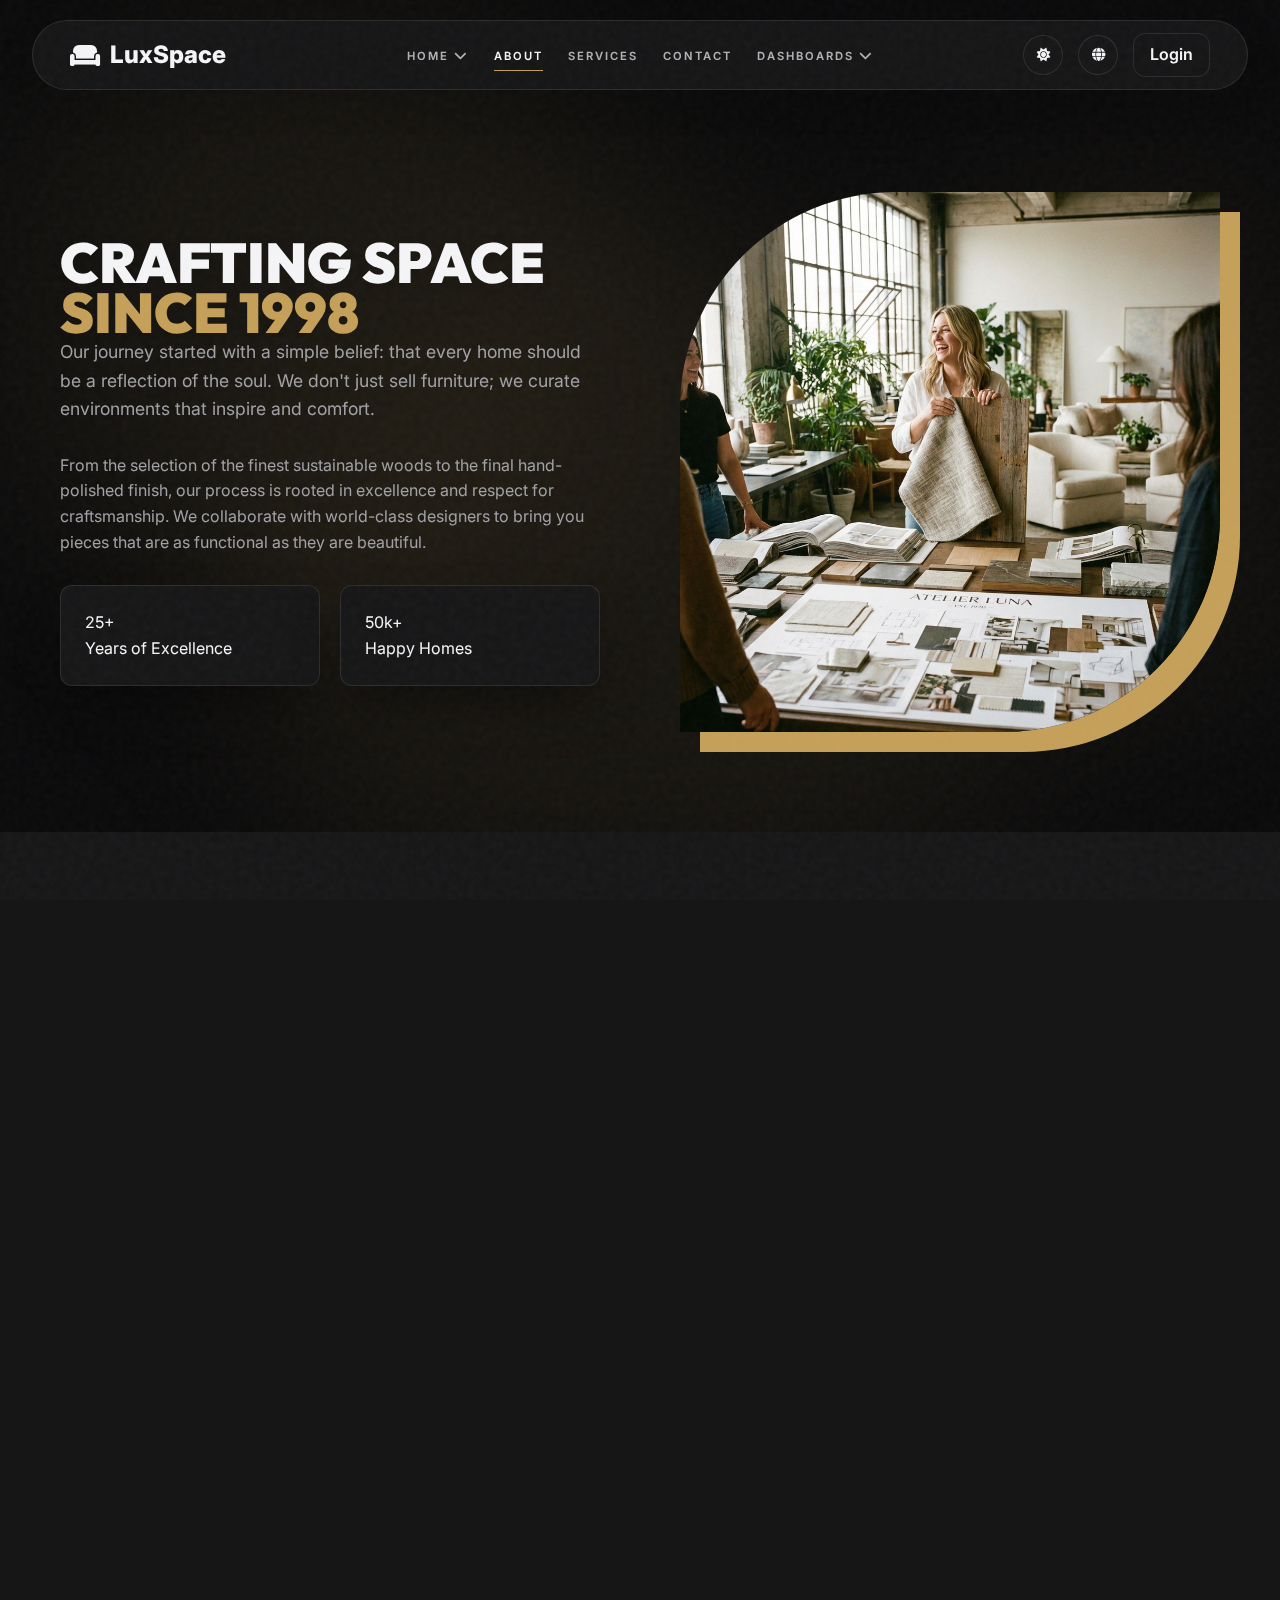
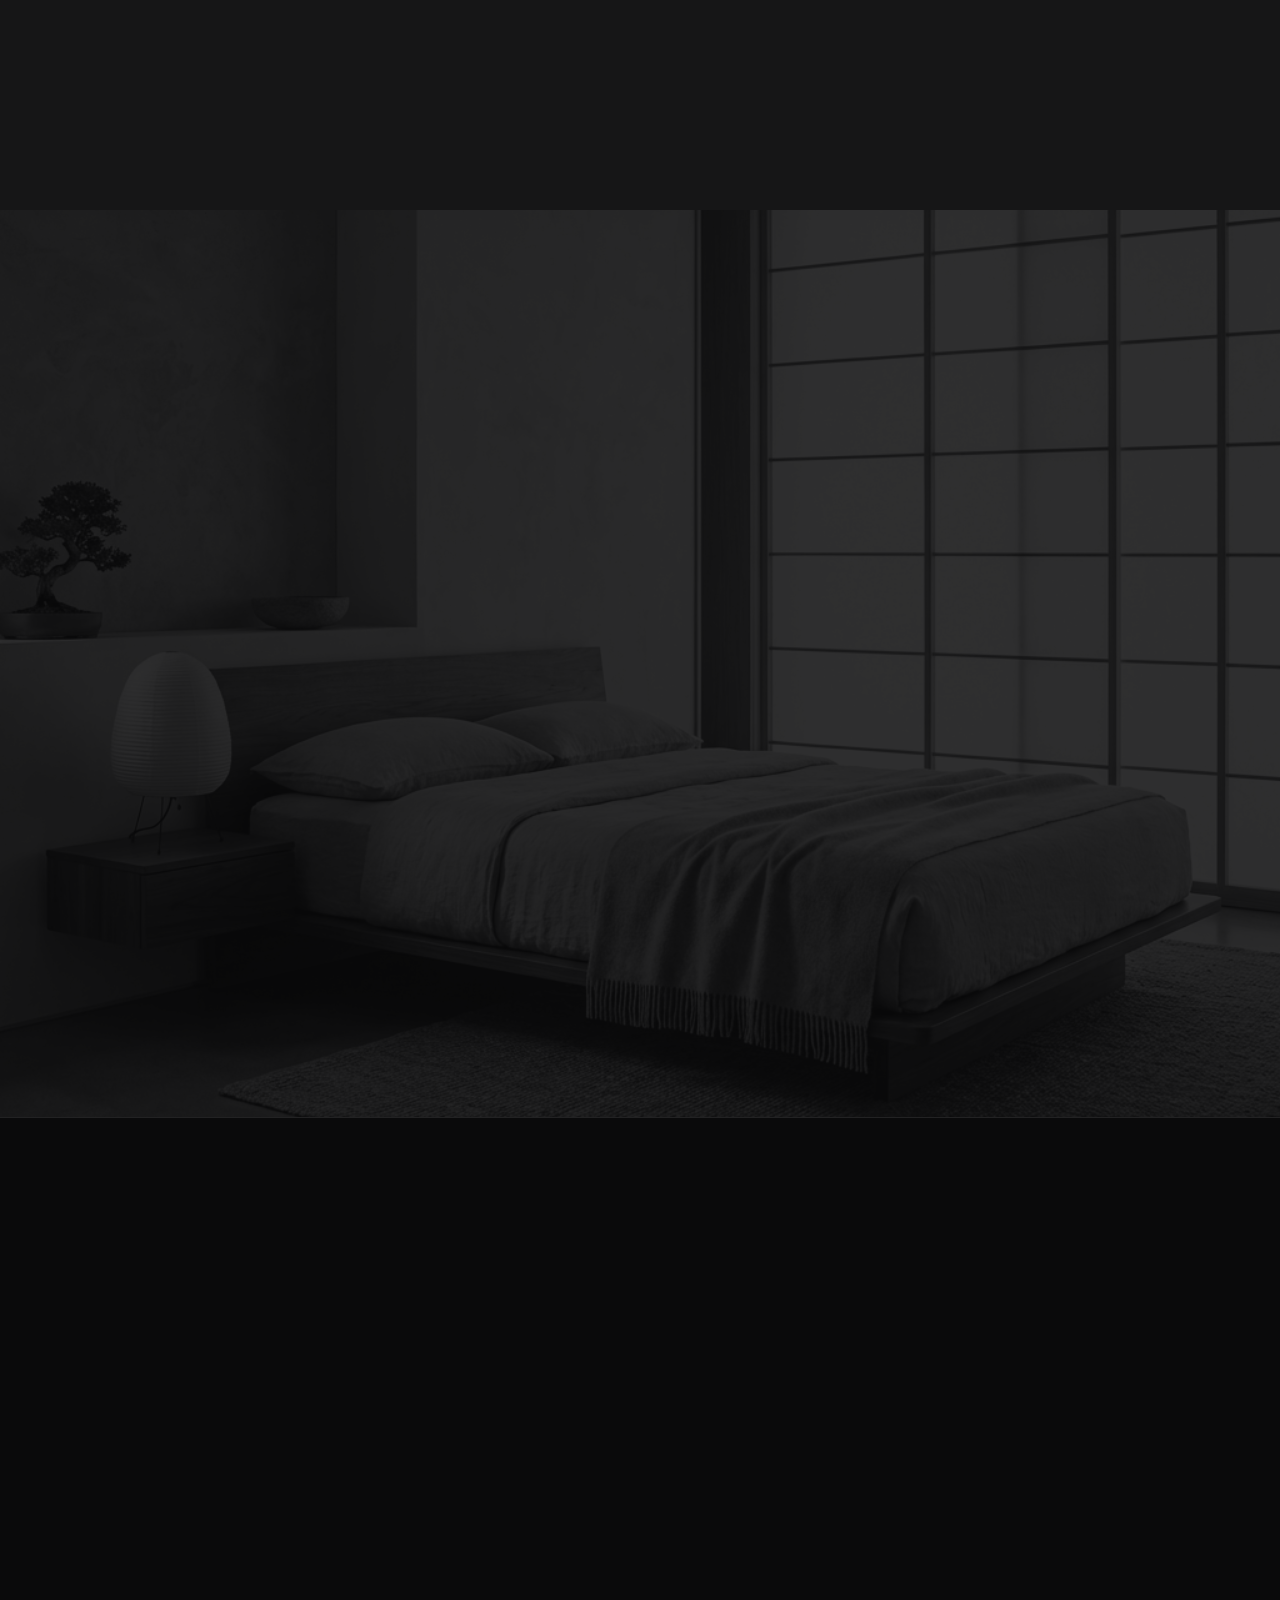
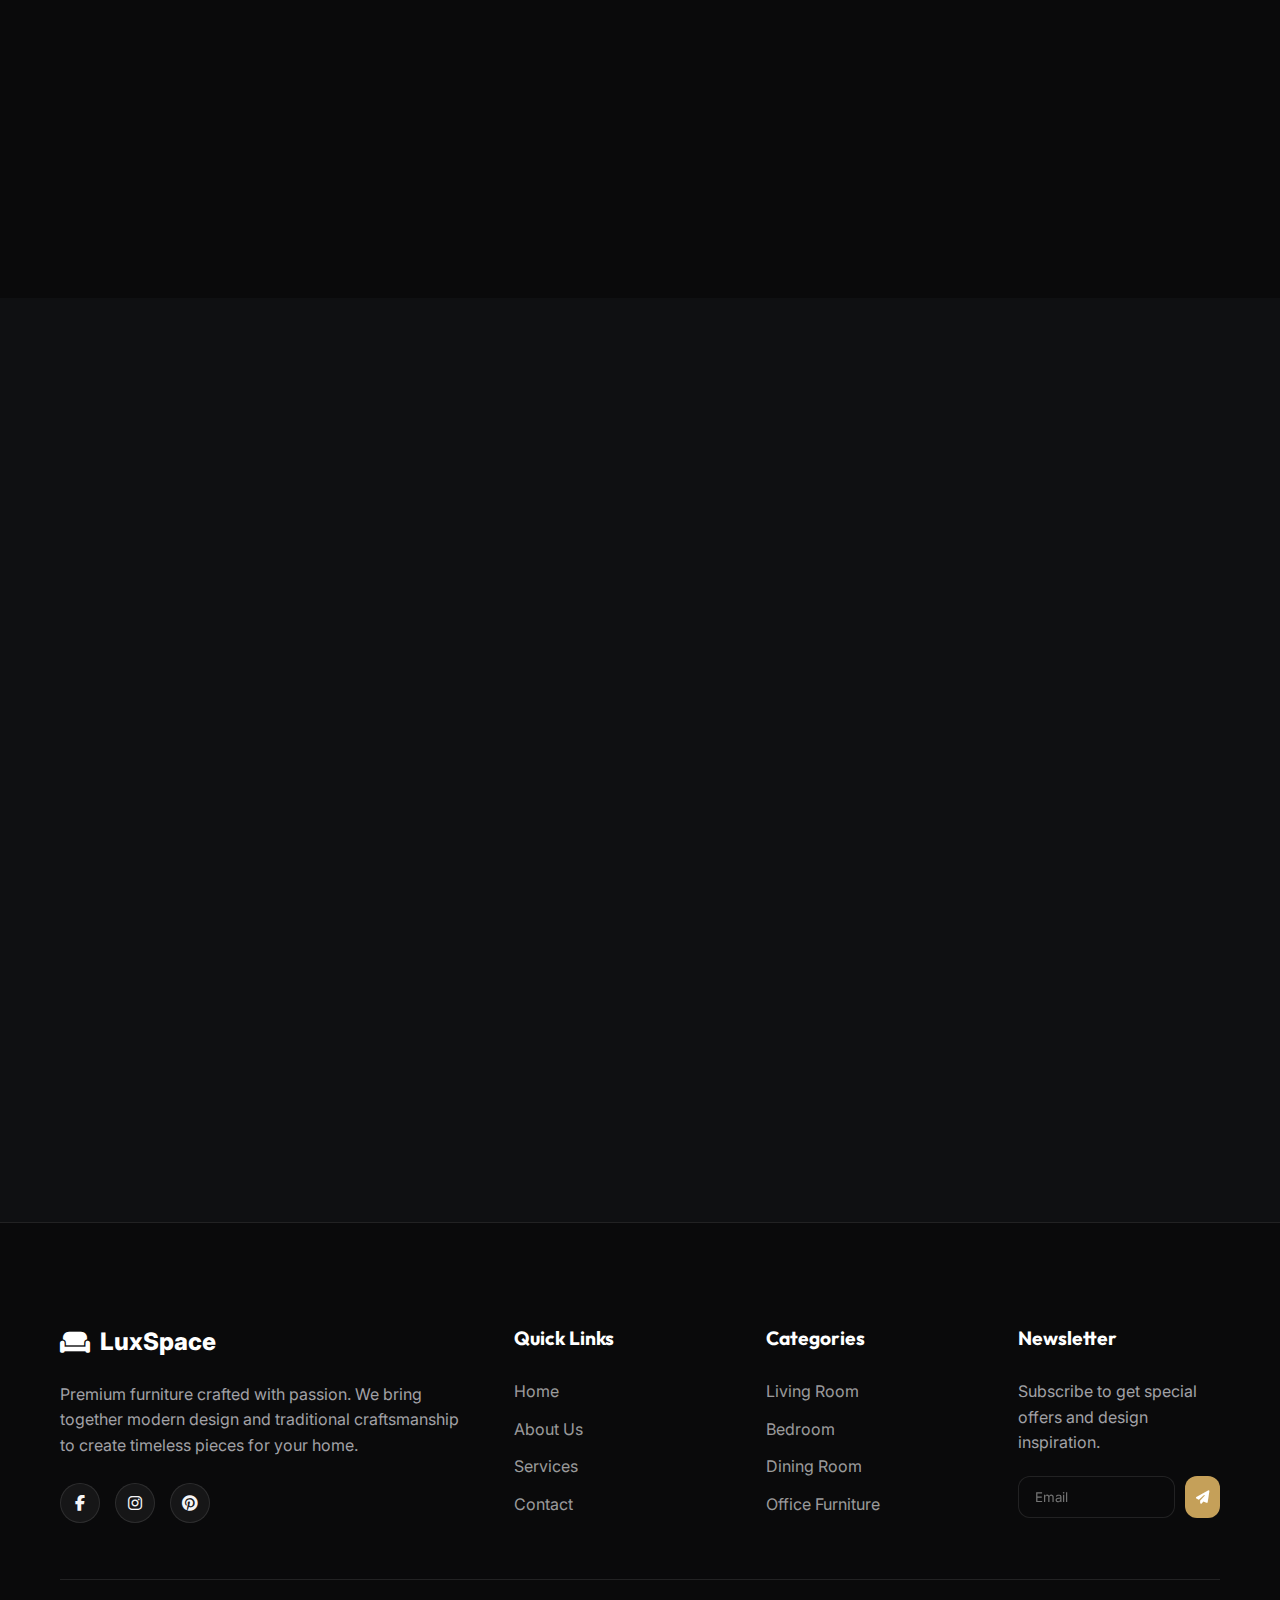
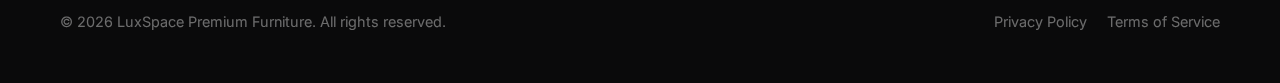
<file: about.html>
<!DOCTYPE html>
<html lang="en" dir="ltr">

<head>
    <meta charset="UTF-8">
    <meta name="viewport" content="width=device-width, initial-scale=1.0">
    <title>About Us | LuxSpace</title>
    <link rel="stylesheet" href="style.css">
    <link rel="stylesheet" href="https://cdnjs.cloudflare.com/ajax/libs/font-awesome/6.4.0/css/all.min.css">
</head>

<body>
    <!-- Liquid Background -->
    <div class="bg-blobs">
        <div class="blob"></div>
        <div class="blob"></div>
        <div class="blob"></div>
    </div>
    <div class="bg-grid"></div>

    <nav class="navbar">
        <div class="container">
            <a href="index.html" class="logo"><i class="fas fa-couch"></i> LuxSpace</a>
            <!-- Mobile Menu Toggle -->
            <button id="menu-toggle" class="toggle-btn" style="margin-right: 15px;">
                <i class="fas fa-bars"></i>
            </button>
            <ul class="nav-links">
                <li style="position: relative;">
                    <a href="#" class="nav-link dropdown-toggle">Home <i class="fas fa-chevron-down"
                            style="font-size: 0.8rem;"></i></a>
                    <ul class="dropdown-menu">
                        <li><a href="index.html">Home 1</a></li>
                        <li><a href="home2.html">Home 2</a></li>
                    </ul>
                </li>
                <li><a href="about.html" class="nav-link active">About</a></li>
                <li><a href="services.html" class="nav-link">Services</a></li>
                <li><a href="contact.html" class="nav-link">Contact</a></li>
                <li style="position: relative;">
                    <a href="#" class="nav-link dropdown-toggle">Dashboards <i class="fas fa-chevron-down"
                            style="font-size: 0.8rem;"></i></a>
                    <ul class="dropdown-menu">
                        <li><a href="dashboard-user.html">User Panel</a></li>
                        <li><a href="dashboard-admin.html">Admin Panel</a></li>
                    </ul>
                </li>
                <li class="mobile-nav-item"
                    style="border-top: 1px solid var(--border); margin-top: 20px; padding-top: 20px;">
                    <div
                        style="display: flex; flex-wrap: wrap; align-items: center; justify-content: space-between; gap: 20px;">
                        <div style="display: flex; gap: 15px;">
                            <button class="toggle-btn theme-toggle"
                                style="width: 45px; height: 45px; border-radius: 50%; border: 1px solid var(--border); display: flex; align-items: center; justify-content: center; background: var(--bg-main); color: var(--text-main); font-size: 1.2rem;"><i
                                    class="fas fa-moon"></i></button>
                            <button class="toggle-btn rtl-toggle"
                                style="width: 45px; height: 45px; border-radius: 50%; border: 1px solid var(--border); display: flex; align-items: center; justify-content: center; background: var(--bg-main); color: var(--text-main); font-size: 1.2rem;"><i
                                    class="fas fa-globe"></i></button>
                        </div>
                        <a href="login.html" class="btn btn-primary"
                            style="flex: 1; min-width: 120px; text-align: center; padding: 12px 20px;">Login</a>
                    </div>
                </li>
            </ul>
            <div class="nav-actions">
                <button class="toggle-btn theme-toggle" title="Toggle Theme"><i class="fas fa-moon"></i></button>
                <button class="toggle-btn rtl-toggle" title="Toggle RTL"><i class="fas fa-globe"></i></button>
                <a href="login.html" class="btn btn-outline" style="padding: 8px 16px;">Login</a>
            </div>
        </div>
    </nav>

    <section class="section" style="padding-top: 15vw;">
        <div class="container">
            <div class="about-hero-grid">
                <div class="reveal">
                    <h1 class="hero-title" style="font-size: 3.5rem;">Crafting Space <br><span
                            class="text-primary">Since
                            1998</span></h1>
                    <p class="section-subtitle" style="margin: 0 0 30px 0;">Our journey started with a simple belief:
                        that every home should be a reflection of the soul. We don't just sell furniture; we curate
                        environments that inspire and comfort.</p>
                    <p style="color: var(--text-muted); margin-bottom: 30px;">From the selection of the finest
                        sustainable woods to the final hand-polished finish, our process is rooted in excellence and
                        respect for craftsmanship. We collaborate with world-class designers to bring you pieces that
                        are as functional as they are beautiful.</p>

                    <div class="about-stats-grid">
                        <div class="stat-card">
                            <div class="stat-value">25+</div>
                            <p>Years of Excellence</p>
                        </div>
                        <div class="stat-card">
                            <div class="stat-value">50k+</div>
                            <p>Happy Homes</p>
                        </div>
                    </div>
                </div>
                <div class="reveal">
                    <img src="Assets/about.jpg" alt="Our Studio"
                        style="width: 100%; border-radius: 40% 0 40% 0; box-shadow: 20px 20px 0 var(--primary);">
                </div>
            </div>
        </div>
    </section>

    <!-- The Art of Materiality (New Premium Replacement) -->
    <section class="section" style="background: var(--bg-alt); position: relative; padding: 15vw 0;">
        <div class="container">
            <div class="materiality-grid">
                <div class="reveal" style="position: relative;">
                    <div
                        style="position: absolute; top: -50px; left: -50px; width: 100%; height: 100%; border: 1px solid var(--primary); border-radius: 200px 0 200px 0; z-index: 0; opacity: 0.3;">
                    </div>
                    <img src="Assets/product3.jpg" alt="Material Detail"
                        style="width: 100%; border-radius: 200px 0 200px 0; position: relative; z-index: 1; box-shadow: var(--shadow-lg);">
                    <div class="glass-box"
                        style="position: absolute; bottom: 40px; right: -60px; padding: 40px; border-radius: 20px; max-width: 250px; z-index: 2;">
                        <span class="text-primary"
                            style="font-size: 0.7rem; letter-spacing: 3px; font-weight: 700;">AUTHENTICITY</span>
                        <h4 style="margin-top: 10px;">Rare Italian Carrara</h4>
                        <p style="font-size: 0.8rem; color: var(--text-muted); margin-top: 10px;">Hand-selected from the
                            Apuan Alps for its unique vein symmetry.</p>
                    </div>
                </div>
                <div class="reveal">
                    <span class="text-primary"
                        style="letter-spacing: 5px; text-transform: uppercase; font-size: 0.8rem; font-weight: 700;">Material
                        Heritage</span>
                    <h2 style="font-size: 4.5rem; line-height: 0.9; margin: 30px 0 50px;">The Soul of <br><span
                            class="italic">Substance</span></h2>
                    <p style="font-size: 1.2rem; color: var(--text-muted); line-height: 1.8; margin-bottom: 40px;">
                        Luxury is not just seen; it is felt. Every LuxSpace creation begins with a dialogue between the
                        designer and the raw element. We prioritize materials that possess a 'living' quality—timbers
                        that breathe, stones that store coolness, and silks that dance with light.</p>

                    <div class="substance-grid">
                        <div>
                            <h4 style="margin-bottom: 10px;">Sensory First</h4>
                            <p style="font-size: 0.9rem; color: var(--text-muted);">We optimize for haptic feedback,
                                ensuring every touch points to a memory of quality.</p>
                        </div>
                        <div>
                            <h4 style="margin-bottom: 10px;">Ethical Sourcing</h4>
                            <p style="font-size: 0.9rem; color: var(--text-muted);">Our supply chain is a circle of
                                respect for nature and the hands that harvest it.</p>
                        </div>
                    </div>
                </div>
            </div>
        </div>
    </section>

    <!-- The Master's Touch (New High-Impact Section) -->
    <section class="section"
        style="background: var(--secondary); color: white; overflow: hidden; position: relative; padding: 10vw 0;">
        <div
            style="position: absolute; inset: 0; background: url('Assets/hero2.jpg') center/cover no-repeat; opacity: 0.15; filter: grayscale(1);">
        </div>
        <div class="container" style="position: relative; z-index: 1;">
            <div style="max-width: 900px; margin: 0 auto; text-align: center;">
                <span class="reveal text-primary"
                    style="letter-spacing: 10px; text-transform: uppercase; font-size: 0.8rem; font-weight: 700; display: block; margin-bottom: 40px;">Our
                    Philosophy</span>
                <h2 class="reveal" style="font-size: 5rem; font-weight: 800; line-height: 1; margin-bottom: 60px;">
                    Sculpting the <br><span class="italic text-primary">Unseen</span> Atmosphere</h2>

                <div class="philosophy-grid">
                    <div class="reveal">
                        <h4 style="color: var(--primary); margin-bottom: 20px; font-size: 1.5rem;">01. Architectural
                            Precision</h4>
                        <p style="opacity: 0.7; line-height: 1.8;">Our designs are informed by the brutalist lines of
                            modern architecture, balanced by the organic flow of nature. We don't just build furniture;
                            we define the geometry of your sanctuary.</p>
                    </div>
                    <div class="reveal">
                        <h4 style="color: var(--primary); margin-bottom: 20px; font-size: 1.5rem;">02. Heritage
                            Innovation</h4>
                        <p style="opacity: 0.7; line-height: 1.8;">By merging age-old joinery techniques with
                            21st-century material science, we ensure that every piece is a bridge between the artisan's
                            legacy and the pioneer's vision.</p>
                    </div>
                </div>

                <div class="reveal" style="margin-top: 100px;">
                    <a href="services.html" class="btn btn-primary" style="padding: 25px 60px;">The Atelier Journey</a>
                </div>
            </div>
        </div>
    </section>

    <!-- Awards & Recognition (Enhanced Creative Section) -->
    <section class="section" style="border-top: 1px solid var(--border); background: var(--bg-main); overflow: hidden;">
        <div class="container">
            <div class="reveal text-center">
                <span class="text-primary"
                    style="letter-spacing: 5px; text-transform: uppercase; font-size: 0.8rem; font-weight: 700;">Recognition</span>
                <h2 style="font-size: 4rem; margin: 20px 0 100px;">Global Design <span
                        class="text-primary">Impact</span></h2>

                <div class="awards-grid">
                    <!-- Award 1 -->
                    <div class="glass-box reveal"
                        style="padding: 50px 30px; border-radius: 30px; border: 1px solid var(--border); transition: var(--transition);"
                        onmouseover="this.style.transform='translateY(-15px)'; this.style.background='var(--secondary)'; this.style.color='white';"
                        onmouseout="this.style.transform='translateY(0)'; this.style.background='var(--glass)'; this.style.color='var(--text-main)';">
                        <div
                            style="font-size: 4rem; color: var(--primary); margin-bottom: 25px; transition: transform 0.6s ease;">
                            <i class="fas fa-trophy"></i>
                        </div>
                        <h5 style="font-size: 1.25rem; margin-bottom: 10px;">Red Dot Selection</h5>
                        <p style="font-size: 0.8rem; opacity: 0.6;">Product Design Gold 2024</p>
                    </div>
                    <!-- Award 2 -->
                    <div class="glass-box reveal"
                        style="padding: 50px 30px; border-radius: 30px; border: 1px solid var(--border); transition: var(--transition); margin-top: 40px;"
                        onmouseover="this.style.transform='translateY(-15px)'; this.style.background='var(--secondary)'; this.style.color='white';"
                        onmouseout="this.style.transform='translateY(0)'; this.style.background='var(--glass)'; this.style.color='var(--text-main)';">
                        <div
                            style="font-size: 4rem; color: var(--primary); margin-bottom: 25px; transition: transform 0.6s ease;">
                            <i class="fas fa-award"></i>
                        </div>
                        <h5 style="font-size: 1.25rem; margin-bottom: 10px;">iF Design Award</h5>
                        <p style="font-size: 0.8rem; opacity: 0.6;">Innovation Leader 2025</p>
                    </div>
                    <!-- Award 3 -->
                    <div class="glass-box reveal"
                        style="padding: 50px 30px; border-radius: 30px; border: 1px solid var(--border); transition: var(--transition);"
                        onmouseover="this.style.transform='translateY(-15px)'; this.style.background='var(--secondary)'; this.style.color='white';"
                        onmouseout="this.style.transform='translateY(0)'; this.style.background='var(--glass)'; this.style.color='var(--text-main)';">
                        <div
                            style="font-size: 4rem; color: var(--primary); margin-bottom: 25px; transition: transform 0.6s ease;">
                            <i class="fas fa-medal"></i>
                        </div>
                        <h5 style="font-size: 1.25rem; margin-bottom: 10px;">Architizer A+</h5>
                        <p style="font-size: 0.8rem; opacity: 0.6;">Global Excellence 2023</p>
                    </div>
                    <!-- Award 4 -->
                    <div class="glass-box reveal"
                        style="padding: 50px 30px; border-radius: 30px; border: 1px solid var(--border); transition: var(--transition); margin-top: 40px;"
                        onmouseover="this.style.transform='translateY(-15px)'; this.style.background='var(--secondary)'; this.style.color='white';"
                        onmouseout="this.style.transform='translateY(0)'; this.style.background='var(--glass)'; this.style.color='var(--text-main)';">
                        <div
                            style="font-size: 4rem; color: var(--primary); margin-bottom: 25px; transition: transform 0.6s ease;">
                            <i class="fas fa-crown"></i>
                        </div>
                        <h5 style="font-size: 1.25rem; margin-bottom: 10px;">Luxury Lifestyle</h5>
                        <p style="font-size: 0.8rem; opacity: 0.6;">Best in World 2026</p>
                    </div>
                </div>
            </div>
        </div>
    </section>

    <!-- Creative Minds (Team) -->
    <section class="section team-section" style="position: relative; overflow: hidden;">
        <!-- Dynamic Theme Background -->
        <div class="team-bg" style="position: absolute; inset: 0; z-index: -1;"></div>

        <div class="container">
            <h2 class="section-title reveal text-center"
                style="width: 100%; text-align: center; margin-bottom: 60px; color: var(--text-main);">
                The <span class="text-primary">Visionaries</span></h2>
            <div style="display: grid; grid-template-columns: repeat(auto-fit, minmax(350px, 1fr)); gap: 40px;">
                <!-- Team Member 1 -->
                <div class="reveal team-card"
                    style="position: relative; height: 600px; overflow: hidden; border-radius: 30px; background: #1a1a1b; box-shadow: var(--shadow);">
                    <img src="Assets/leader-alexandra.png" alt="Alexandra Moore"
                        style="width: 100%; height: 100%; object-fit: cover; opacity: 0.8; filter: grayscale(100%); transition: all 0.8s cubic-bezier(0.23, 1, 0.32, 1);">
                    <!-- Protective Overlay -->
                    <div
                        style="position: absolute; inset: 0; background: linear-gradient(to top, rgba(0,0,0,0.85) 0%, rgba(0,0,0,0.4) 50%, transparent 100%);">
                    </div>
                    <div class="team-info"
                        style="position: absolute; bottom: 40px; left: 40px; right: 40px; transition: transform 0.5s ease; z-index: 2;">
                        <span class="text-primary"
                            style="font-size: 0.8rem; letter-spacing: 4px; text-transform: uppercase; display: block; margin-bottom: 10px; font-weight: 700;">Head
                            of Design</span>
                        <h3
                            style="color: white; font-size: 2rem; margin-bottom: 5px; text-shadow: 0 2px 10px rgba(0,0,0,0.3);">
                            Alexandra Moore</h3>
                        <p style="color: rgba(255,255,255,0.8); font-size: 0.9rem; line-height: 1.6;">Crafting spaces
                            that resonate with the soul since 2012.</p>
                    </div>
                </div>
                <!-- Team Member 2 -->
                <div class="reveal team-card"
                    style="position: relative; height: 600px; overflow: hidden; border-radius: 30px; background: #1a1a1b; box-shadow: var(--shadow);">
                    <img src="Assets/leader-julian.png" alt="Julian Thorne"
                        style="width: 100%; height: 100%; object-fit: cover; opacity: 0.8; filter: grayscale(100%); transition: all 0.8s cubic-bezier(0.23, 1, 0.32, 1);">
                    <!-- Protective Overlay -->
                    <div
                        style="position: absolute; inset: 0; background: linear-gradient(to top, rgba(0,0,0,0.85) 0%, rgba(0,0,0,0.4) 50%, transparent 100%);">
                    </div>
                    <div class="team-info"
                        style="position: absolute; bottom: 40px; left: 40px; right: 40px; transition: transform 0.5s ease; z-index: 2;">
                        <span class="text-primary"
                            style="font-size: 0.8rem; letter-spacing: 4px; text-transform: uppercase; display: block; margin-bottom: 10px; font-weight: 700;">Master
                            Artisan</span>
                        <h3
                            style="color: white; font-size: 2rem; margin-bottom: 5px; text-shadow: 0 2px 10px rgba(0,0,0,0.3);">
                            Julian Thorne</h3>
                        <p style="color: rgba(255,255,255,0.8); font-size: 0.9rem; line-height: 1.6;">Where traditional
                            craftsmanship meets futuristic precision.</p>
                    </div>
                </div>
            </div>
        </div>
        <style>
            .team-section {
                background-color: var(--bg-alt);
                transition: background-color 0.5s ease;
            }

            [data-theme="dark"] .team-section {
                background-color: #0f1012;
                /* Unique deep color for dark mode */
            }

            [data-theme="dark"] .team-bg {
                background: radial-gradient(circle at 70% 30%, rgba(197, 160, 89, 0.08) 0%, transparent 50%),
                    radial-gradient(circle at 30% 70%, rgba(197, 160, 89, 0.05) 0%, transparent 50%);
            }

            .team-card:hover img {
                transform: scale(1.1);
                filter: grayscale(0%);
                opacity: 1;
            }

            .team-card:hover .team-info {
                transform: translateY(-10px);
            }
        </style>
    </section>

    <!-- Footer -->
    <footer class="footer">
        <div class="container">
            <div class="footer-grid">
                <div class="footer-about">
                    <a href="index.html" class="logo" style="margin-bottom: 20px;">
                        <i class="fas fa-couch"></i> LuxSpace
                    </a>
                    <p style="color: var(--text-muted); margin-bottom: 25px;">Premium furniture crafted with passion. We
                        bring together modern design and traditional craftsmanship to create timeless pieces for your
                        home.</p>
                    <div style="display: flex; gap: 15px;">
                        <a href="#" class="toggle-btn"><i class="fab fa-facebook-f"></i></a>
                        <a href="#" class="toggle-btn"><i class="fab fa-instagram"></i></a>
                        <a href="#" class="toggle-btn"><i class="fab fa-pinterest"></i></a>
                    </div>
                </div>

                <div>
                    <h4 class="footer-title">Quick Links</h4>
                    <ul class="footer-links">
                        <li><a href="index.html">Home</a></li>
                        <li><a href="about.html">About Us</a></li>
                        <li><a href="services.html">Services</a></li>
                        <li><a href="contact.html">Contact</a></li>
                    </ul>
                </div>

                <div>
                    <h4 class="footer-title">Categories</h4>
                    <ul class="footer-links">
                        <li><a href="#">Living Room</a></li>
                        <li><a href="#">Bedroom</a></li>
                        <li><a href="#">Dining Room</a></li>
                        <li><a href="#">Office Furniture</a></li>
                    </ul>
                </div>

                <div>
                    <h4 class="footer-title">Newsletter</h4>
                    <p style="color: var(--text-muted); margin-bottom: 20px;">Subscribe to get special offers and design
                        inspiration.</p>
                    <div style="display: flex; gap: 10px;">
                        <input type="email" placeholder="Email" class="input" style="flex: 1;">
                        <button class="btn btn-primary" style="padding: 10px;"><i
                                class="fas fa-paper-plane"></i></button>
                    </div>
                </div>
            </div>

            <div class="footer-bottom">
                <p>&copy; 2026 LuxSpace Premium Furniture. All rights reserved.</p>
                <div style="display: flex; gap: 20px;">
                    <a href="#">Privacy Policy</a>
                    <a href="#">Terms of Service</a>
                </div>
            </div>
        </div>
    </footer>

    <script src="main.js"></script>
    <script src="rtltoggle.js"></script>
</body>

</html>
</file>
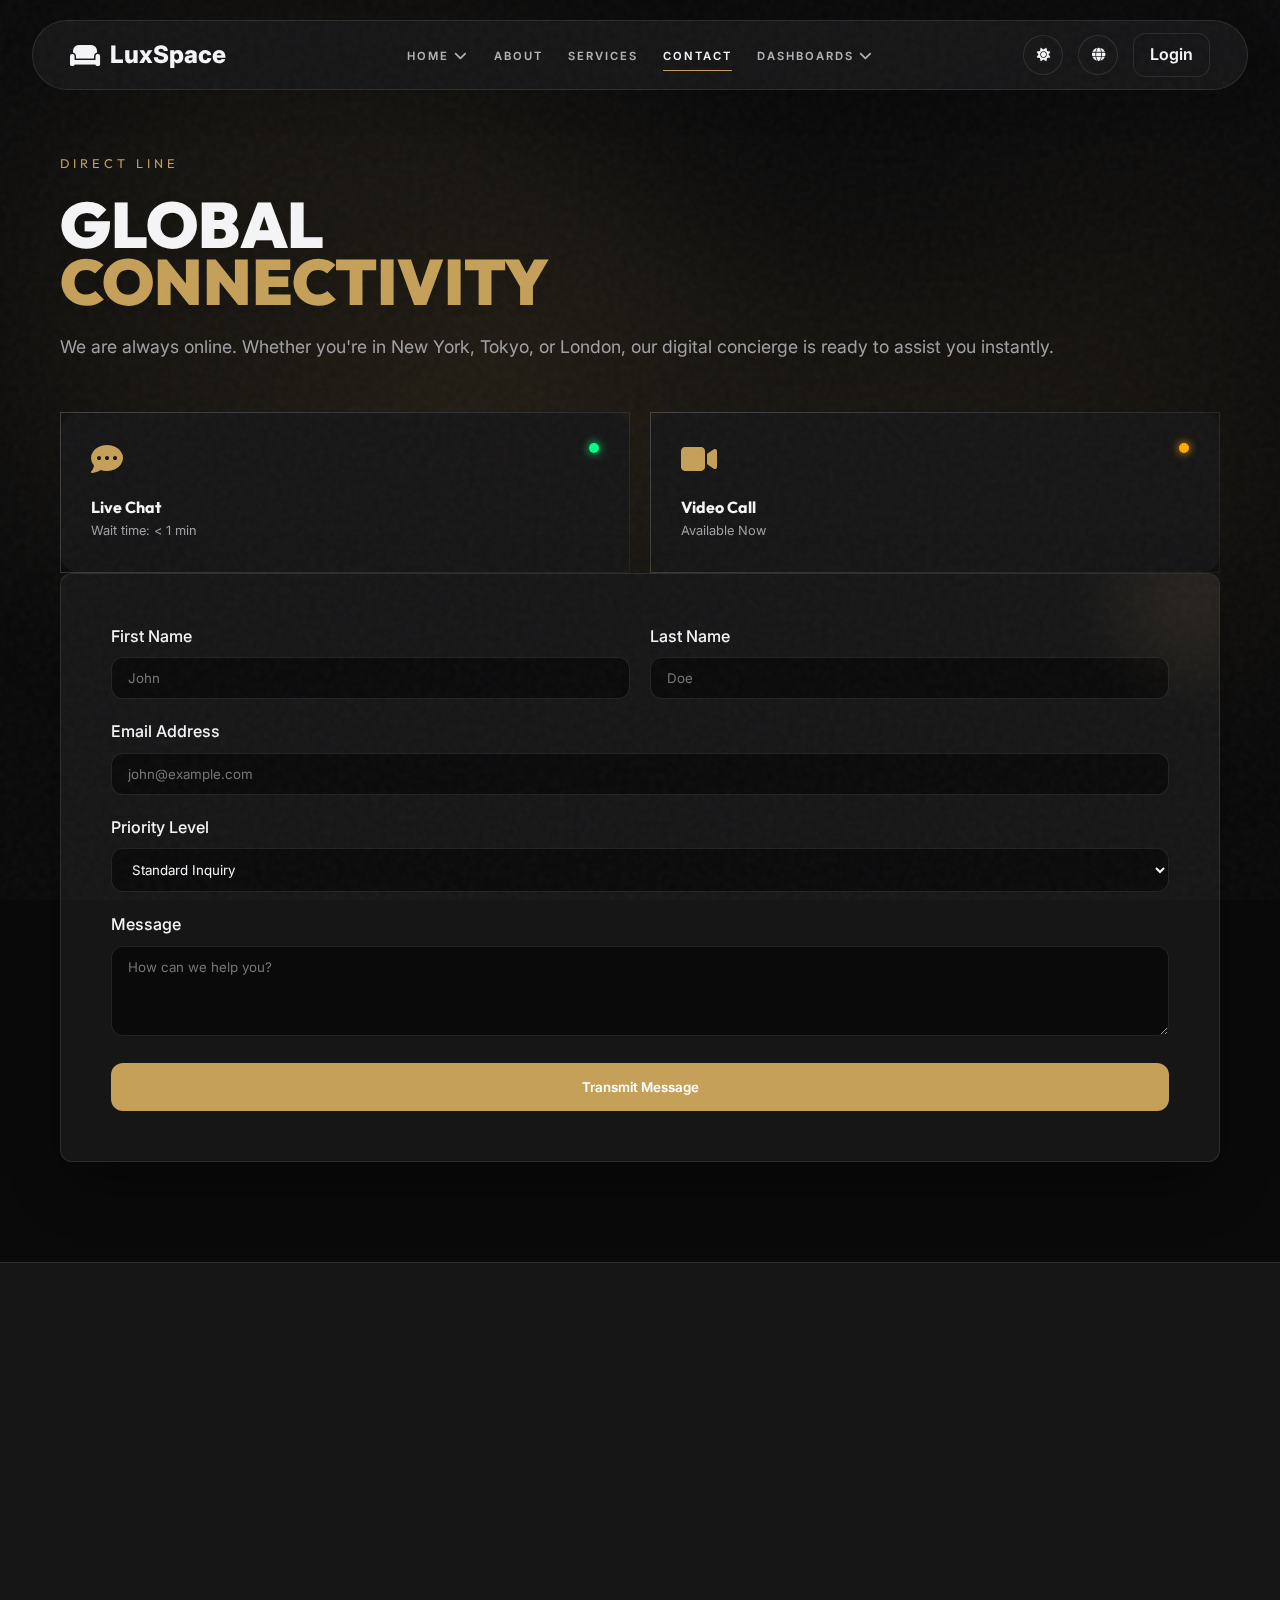
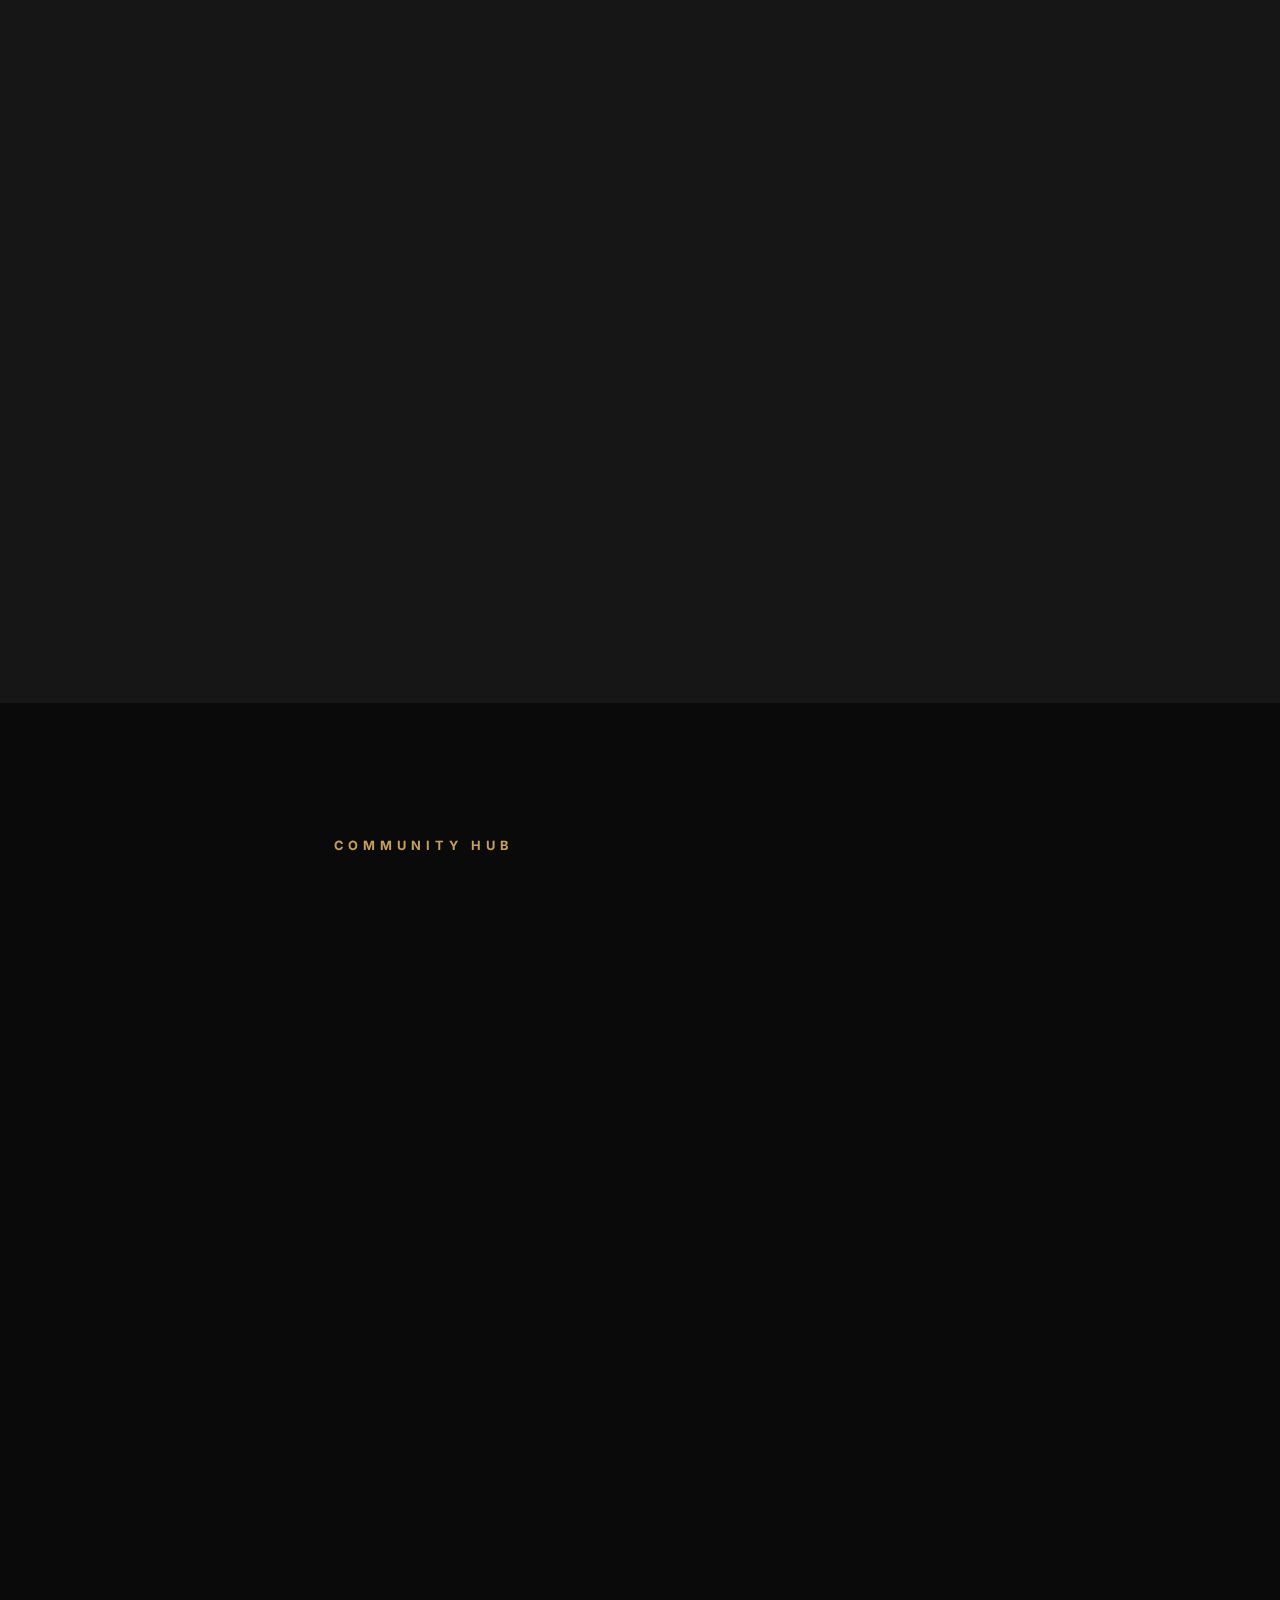
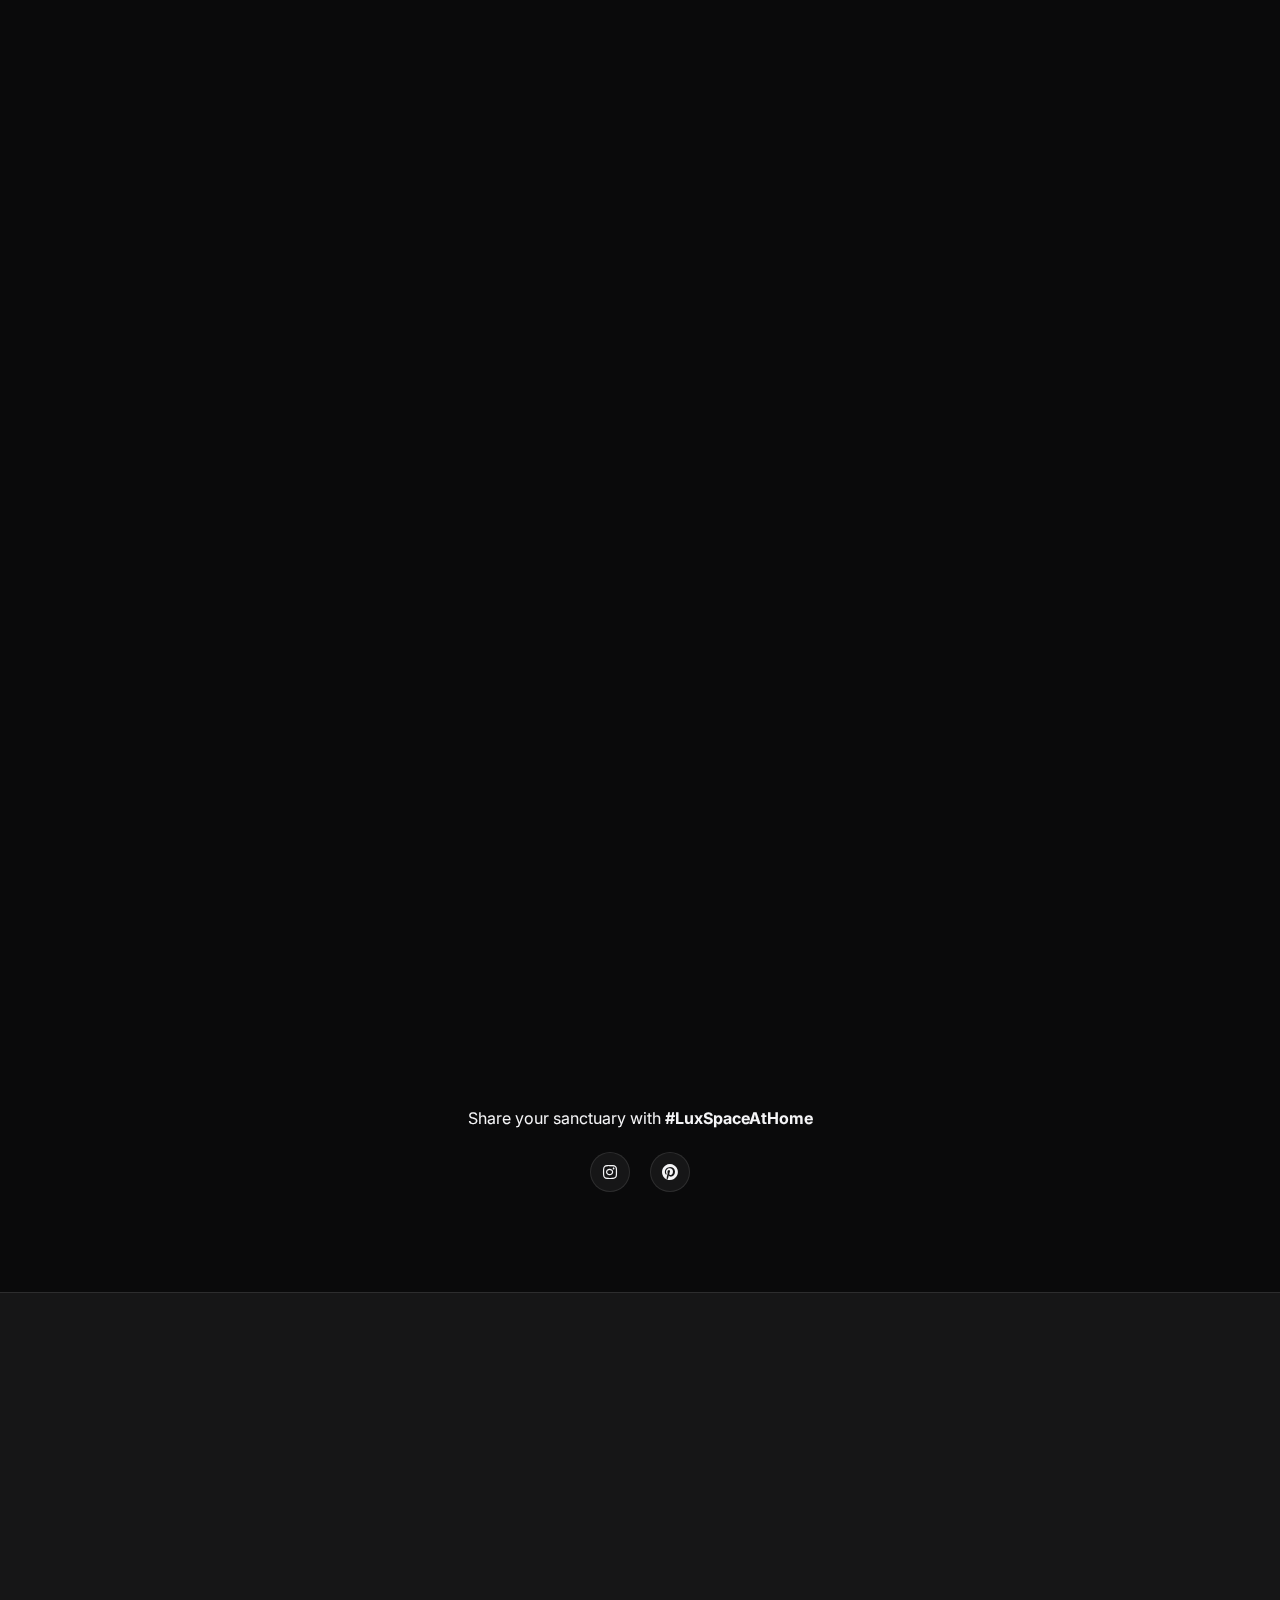
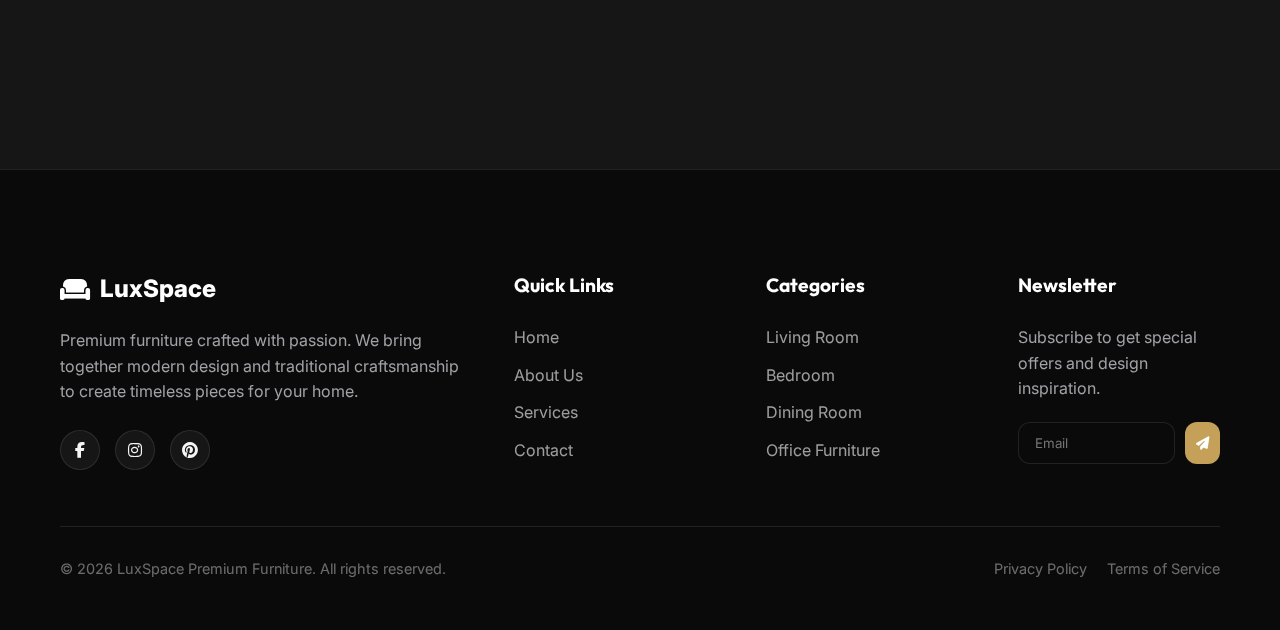
<file: contact.html>
<!DOCTYPE html>
<html lang="en" dir="ltr">

<head>
    <meta charset="UTF-8">
    <meta name="viewport" content="width=device-width, initial-scale=1.0">
    <title>Contact Us | LuxSpace</title>
    <link rel="stylesheet" href="style.css">
    <link rel="stylesheet" href="https://cdnjs.cloudflare.com/ajax/libs/font-awesome/6.4.0/css/all.min.css">
</head>

<body>
    <!-- Liquid Background -->
    <div class="bg-blobs">
        <div class="blob"></div>
        <div class="blob"></div>
        <div class="blob"></div>
    </div>
    <div class="bg-grid"></div>

    <nav class="navbar">
        <div class="container">
            <a href="index.html" class="logo"><i class="fas fa-couch"></i> LuxSpace</a>
            <!-- Mobile Menu Toggle -->
            <button id="menu-toggle" class="toggle-btn" style="margin-right: 15px;">
                <i class="fas fa-bars"></i>
            </button>
            <ul class="nav-links">
                <li style="position: relative;">
                    <a href="#" class="nav-link dropdown-toggle">Home <i class="fas fa-chevron-down"
                            style="font-size: 0.8rem;"></i></a>
                    <ul class="dropdown-menu">
                        <li><a href="index.html">Home 1</a></li>
                        <li><a href="home2.html">Home 2</a></li>
                    </ul>
                </li>
                <li><a href="about.html" class="nav-link">About</a></li>
                <li><a href="services.html" class="nav-link">Services</a></li>
                <li><a href="contact.html" class="nav-link active">Contact</a></li>
                <li style="position: relative;">
                    <a href="#" class="nav-link dropdown-toggle">Dashboards <i class="fas fa-chevron-down"
                            style="font-size: 0.8rem;"></i></a>
                    <ul class="dropdown-menu">
                        <li><a href="dashboard-user.html">User Panel</a></li>
                        <li><a href="dashboard-admin.html">Admin Panel</a></li>
                    </ul>
                </li>
                <li class="mobile-nav-item"
                    style="border-top: 1px solid var(--border); margin-top: 20px; padding-top: 20px;">
                    <div
                        style="display: flex; flex-wrap: wrap; align-items: center; justify-content: space-between; gap: 20px;">
                        <div style="display: flex; gap: 15px;">
                            <button class="toggle-btn theme-toggle"
                                style="width: 45px; height: 45px; border-radius: 50%; border: 1px solid var(--border); display: flex; align-items: center; justify-content: center; background: var(--bg-main); color: var(--text-main); font-size: 1.2rem;"><i
                                    class="fas fa-moon"></i></button>
                            <button class="toggle-btn rtl-toggle"
                                style="width: 45px; height: 45px; border-radius: 50%; border: 1px solid var(--border); display: flex; align-items: center; justify-content: center; background: var(--bg-main); color: var(--text-main); font-size: 1.2rem;"><i
                                    class="fas fa-globe"></i></button>
                        </div>
                        <a href="login.html" class="btn btn-primary"
                            style="flex: 1; min-width: 120px; text-align: center; padding: 12px 20px;">Login</a>
                    </div>
                </li>
            </ul>
            <div class="nav-actions">
                <button class="toggle-btn theme-toggle" title="Toggle Theme"><i class="fas fa-moon"></i></button>
                <button class="toggle-btn rtl-toggle" title="Toggle RTL"><i class="fas fa-globe"></i></button>
                <a href="login.html" class="btn btn-outline" style="padding: 8px 16px;">Login</a>
            </div>
        </div>
    </nav>

    <section class="section" style="padding-top: 150px;">
        <div class="container">
            <div class="contact-hero-grid" style="display: grid; align-items: center;">
                <div class="reveal">
                    <span class="text-primary"
                        style="font-family: 'Outfit'; letter-spacing: 4px; font-size: 0.8rem; text-transform: uppercase;">Direct
                        Line</span>
                    <h1 class="hero-title" style="font-size: 4rem; margin: 20px 0;">Global <br><span
                            class="text-primary">Connectivity</span></h1>
                    <p style="color: var(--text-muted); margin-bottom: 50px; font-size: 1.1rem; line-height: 1.8;">We
                        are always online. Whether you're in New York, Tokyo, or London, our digital concierge is ready
                        to assist you instantly.</p>

                    <div class="contact-methods-grid" style="display: grid; grid-template-columns: 1fr 1fr; gap: 20px;">
                        <a href="#" class="signal-card" style="display: block; text-decoration: none;">
                            <div class="glass-box"
                                style="padding: 30px; border-radius: 20px; transition: transform 0.3s ease;">
                                <div
                                    style="display: flex; justify-content: space-between; align-items: flex-start; margin-bottom: 20px;">
                                    <i class="fas fa-comment-dots" style="font-size: 2rem; color: var(--primary);"></i>
                                    <div
                                        style="width: 10px; height: 10px; background: #00ff88; border-radius: 50%; box-shadow: 0 0 10px #00ff88;">
                                    </div>
                                </div>
                                <h4 style="color: var(--text-main);">Live Chat</h4>
                                <p style="font-size: 0.8rem; color: var(--text-muted);">Wait time: < 1 min</p>
                            </div>
                        </a>
                        <a href="#" class="signal-card" style="display: block; text-decoration: none;">
                            <div class="glass-box"
                                style="padding: 30px; border-radius: 20px; transition: transform 0.3s ease;">
                                <div
                                    style="display: flex; justify-content: space-between; align-items: flex-start; margin-bottom: 20px;">
                                    <i class="fas fa-video" style="font-size: 2rem; color: var(--primary);"></i>
                                    <div
                                        style="width: 10px; height: 10px; background: #ffaa00; border-radius: 50%; box-shadow: 0 0 10px #ffaa00;">
                                    </div>
                                </div>
                                <h4 style="color: var(--text-main);">Video Call</h4>
                                <p style="font-size: 0.8rem; color: var(--text-muted);">Available Now</p>
                            </div>
                        </a>
                    </div>
                </div>

                <div class="reveal stat-card" style="padding: 50px; position: relative; overflow: hidden;">
                    <div
                        style="position: absolute; top: -50px; right: -50px; width: 150px; height: 150px; background: var(--primary); border-radius: 50%; opacity: 0.1; filter: blur(40px);">
                    </div>
                    <form id="contact-form">
                        <div class="contact-methods-grid"
                            style="display: grid; grid-template-columns: 1fr 1fr; gap: 20px;">
                            <div class="form-group">
                                <label class="label">First Name</label>
                                <input type="text" class="input" placeholder="John">
                            </div>
                            <div class="form-group">
                                <label class="label">Last Name</label>
                                <input type="text" class="input" placeholder="Doe">
                            </div>
                        </div>
                        <div class="form-group">
                            <label class="label">Email Address</label>
                            <input type="email" class="input" placeholder="john@example.com">
                        </div>
                        <div class="form-group">
                            <label class="label">Priority Level</label>
                            <select class="input">
                                <option>Standard Inquiry</option>
                                <option>Urgent Assistance</option>
                                <option>Project Collaboration</option>
                            </select>
                        </div>
                        <div class="form-group">
                            <label class="label">Message</label>
                            <textarea class="input" rows="4" placeholder="How can we help you?"></textarea>
                        </div>
                        <button type="submit" class="btn btn-primary" style="width: 100%; padding: 15px;">Transmit
                            Message</button>
                    </form>
                </div>
            </div>
        </div>
    </section>

    <!-- Global Offices (New Section) -->
    <section class="section" style="background: var(--bg-alt); border-top: 1px solid var(--border);">
        <div class="container">
            <h2 class="section-title reveal" style="margin-bottom: 60px;">Our <span class="text-primary">Global
                    Studios</span></h2>
            <div class="offices-grid" style="display: grid; gap: 30px;">
                <div class="reveal glass-box" style="padding: 40px; border-radius: 30px;">
                    <h3 class="text-primary" style="margin-bottom: 15px;">New York</h3>
                    <p style="font-size: 0.9rem; color: var(--text-muted); margin-bottom: 20px;">7th Ave, Manhattan,
                        <br>NY 10001, USA
                    </p>
                    <p style="font-weight: 600;"><i class="fas fa-phone" style="margin-right: 10px;"></i> +1 (212)
                        555-0198</p>
                </div>
                <div class="reveal glass-box" style="padding: 40px; border-radius: 30px;">
                    <h3 class="text-primary" style="margin-bottom: 15px;">London</h3>
                    <p style="font-size: 0.9rem; color: var(--text-muted); margin-bottom: 20px;">Mayfair, <br>London W1J
                        7JX, UK</p>
                    <p style="font-weight: 600;"><i class="fas fa-phone" style="margin-right: 10px;"></i> +44 20 7946
                        0958</p>
                </div>
                <div class="reveal glass-box" style="padding: 40px; border-radius: 30px;">
                    <h3 class="text-primary" style="margin-bottom: 15px;">Tokyo</h3>
                    <p style="font-size: 0.9rem; color: var(--text-muted); margin-bottom: 20px;">Shibuya-ku, <br>Tokyo
                        150-0001, Japan</p>
                    <p style="font-weight: 600;"><i class="fas fa-phone" style="margin-right: 10px;"></i> +81
                        3-1234-5678</p>
                </div>
            </div>
        </div>
    </section>

    <!-- Social Community (Enhanced Section) -->
    <section class="section" style="overflow: hidden;">
        <div class="container">
            <div style="text-align: center; margin-bottom: 60px;">
                <span class="text-primary"
                    style="letter-spacing: 5px; text-transform: uppercase; font-size: 0.8rem; font-weight: 700;">Community
                    Hub</span>
                <h2 class="section-title reveal">LuxSpace <span class="text-primary">In Your Home</span></h2>
            </div>

            <!-- Community Stats Row -->
            <div class="community-stats-grid"
                style="display: grid; gap: 30px; margin-bottom: 80px; max-width: 800px; margin-left: auto; margin-right: auto;">
                <div class="reveal glass-box" style="padding: 30px; text-align: center; border-radius: 20px;">
                    <div class="counter" data-target="850000" data-suffix="+"
                        style="font-size: 2.5rem; font-weight: 800; color: var(--primary);">$0</div>
                    <p style="font-size: 0.7rem; text-transform: uppercase; letter-spacing: 2px; opacity: 0.6;">Monthly
                        Impressions</p>
                </div>
                <div class="reveal glass-box" style="padding: 30px; text-align: center; border-radius: 20px;">
                    <div class="counter" data-target="120" data-suffix="k"
                        style="font-size: 2.5rem; font-weight: 800; color: var(--primary);">0k</div>
                    <p style="font-size: 0.7rem; text-transform: uppercase; letter-spacing: 2px; opacity: 0.6;">
                        Community Members</p>
                </div>
            </div>

            <div class="community-images-grid" style="display: grid; gap: 15px;">
                <div class="reveal" style="height: 300px; border-radius: 20px; overflow: hidden;">
                    <img src="Assets/hero1.jpg" alt="Home 1"
                        style="width: 100%; height: 100%; object-fit: cover; transition: transform 0.5s ease;"
                        onmouseover="this.style.transform='scale(1.1)'" onmouseout="this.style.transform='scale(1)'">
                </div>
                <div class="reveal" style="height: 300px; border-radius: 20px; overflow: hidden; margin-top: 30px;">
                    <img src="Assets/product1.jpg" alt="Home 2"
                        style="width: 100%; height: 100%; object-fit: cover; transition: transform 0.5s ease;"
                        onmouseover="this.style.transform='scale(1.1)'" onmouseout="this.style.transform='scale(1)'">
                </div>
                <div class="reveal" style="height: 300px; border-radius: 20px; overflow: hidden;">
                    <img src="Assets/hero2.jpg" alt="Home 3"
                        style="width: 100%; height: 100%; object-fit: cover; transition: transform 0.5s ease;"
                        onmouseover="this.style.transform='scale(1.1)'" onmouseout="this.style.transform='scale(1)'">
                </div>
                <div class="reveal" style="height: 300px; border-radius: 20px; overflow: hidden; margin-top: 30px;">
                    <img src="Assets/product2.jpg" alt="Home 4"
                        style="width: 100%; height: 100%; object-fit: cover; transition: transform 0.5s ease;"
                        onmouseover="this.style.transform='scale(1.1)'" onmouseout="this.style.transform='scale(1)'">
                </div>
            </div>
            <div style="text-align: center; margin-top: 60px;">
                <p style="margin-bottom: 20px;">Share your sanctuary with <b>#LuxSpaceAtHome</b></p>
                <div style="display: flex; justify-content: center; gap: 20px;">
                    <a href="#" class="toggle-btn"><i class="fab fa-instagram"></i></a>
                    <a href="#" class="toggle-btn"><i class="fab fa-pinterest"></i></a>
                </div>
            </div>
        </div>
    </section>

    <!-- Careers / Collaboration (New Section) -->
    <section class="section" style="background: var(--bg-alt); border-top: 1px solid var(--border);">
        <div class="container">
            <div class="reveal"
                style="display: flex; justify-content: space-between; align-items: center; background: var(--primary); padding: 60px; border-radius: 30px; color: black;">
                <div style="max-width: 500px;">
                    <h2 style="font-size: 2.5rem; margin-bottom: 15px;">Join the <span
                            style="background: white; padding: 0 10px;">Craft</span></h2>
                    <p style="font-weight: 500;">Are you a designer, artisan, or logistics expert? We are always looking
                        for creative minds to help us build the future of luxury living.</p>
                </div>
                <a href="#" class="btn btn-primary" style="background: black; border: none; padding: 20px 40px;">View
                    Openings</a>
            </div>
        </div>
    </section>

    </section>

    <footer class="footer">
        <div class="container">
            <div class="footer-grid">
                <div class="footer-about">
                    <a href="index.html" class="logo" style="margin-bottom: 20px;">
                        <i class="fas fa-couch"></i> LuxSpace
                    </a>
                    <p style="color: var(--text-muted); margin-bottom: 25px;">Premium furniture crafted with passion. We
                        bring together modern design and traditional craftsmanship to create timeless pieces for your
                        home.</p>
                    <div style="display: flex; gap: 15px;">
                        <a href="#" class="toggle-btn"><i class="fab fa-facebook-f"></i></a>
                        <a href="#" class="toggle-btn"><i class="fab fa-instagram"></i></a>
                        <a href="#" class="toggle-btn"><i class="fab fa-pinterest"></i></a>
                    </div>
                </div>

                <div>
                    <h4 class="footer-title">Quick Links</h4>
                    <ul class="footer-links">
                        <li><a href="index.html">Home</a></li>
                        <li><a href="about.html">About Us</a></li>
                        <li><a href="services.html">Services</a></li>
                        <li><a href="contact.html">Contact</a></li>
                    </ul>
                </div>

                <div>
                    <h4 class="footer-title">Categories</h4>
                    <ul class="footer-links">
                        <li><a href="#">Living Room</a></li>
                        <li><a href="#">Bedroom</a></li>
                        <li><a href="#">Dining Room</a></li>
                        <li><a href="#">Office Furniture</a></li>
                    </ul>
                </div>

                <div>
                    <h4 class="footer-title">Newsletter</h4>
                    <p style="color: var(--text-muted); margin-bottom: 20px;">Subscribe to get special offers and design
                        inspiration.</p>
                    <div style="display: flex; gap: 10px;">
                        <input type="email" placeholder="Email" class="input" style="flex: 1;">
                        <button class="btn btn-primary" style="padding: 10px;"><i
                                class="fas fa-paper-plane"></i></button>
                    </div>
                </div>
            </div>

            <div class="footer-bottom">
                <p>&copy; 2026 LuxSpace Premium Furniture. All rights reserved.</p>
                <div style="display: flex; gap: 20px;">
                    <a href="#">Privacy Policy</a>
                    <a href="#">Terms of Service</a>
                </div>
            </div>
        </div>
    </footer>

    <script src="main.js"></script>
    <script src="rtltoggle.js"></script>
    <script>
        document.getElementById('contact-form').addEventListener('submit', function (e) {
            e.preventDefault();
            alert('Thank you for your message! We will get back to you soon.');
        });
    </script>
</body>

</html>
</file>
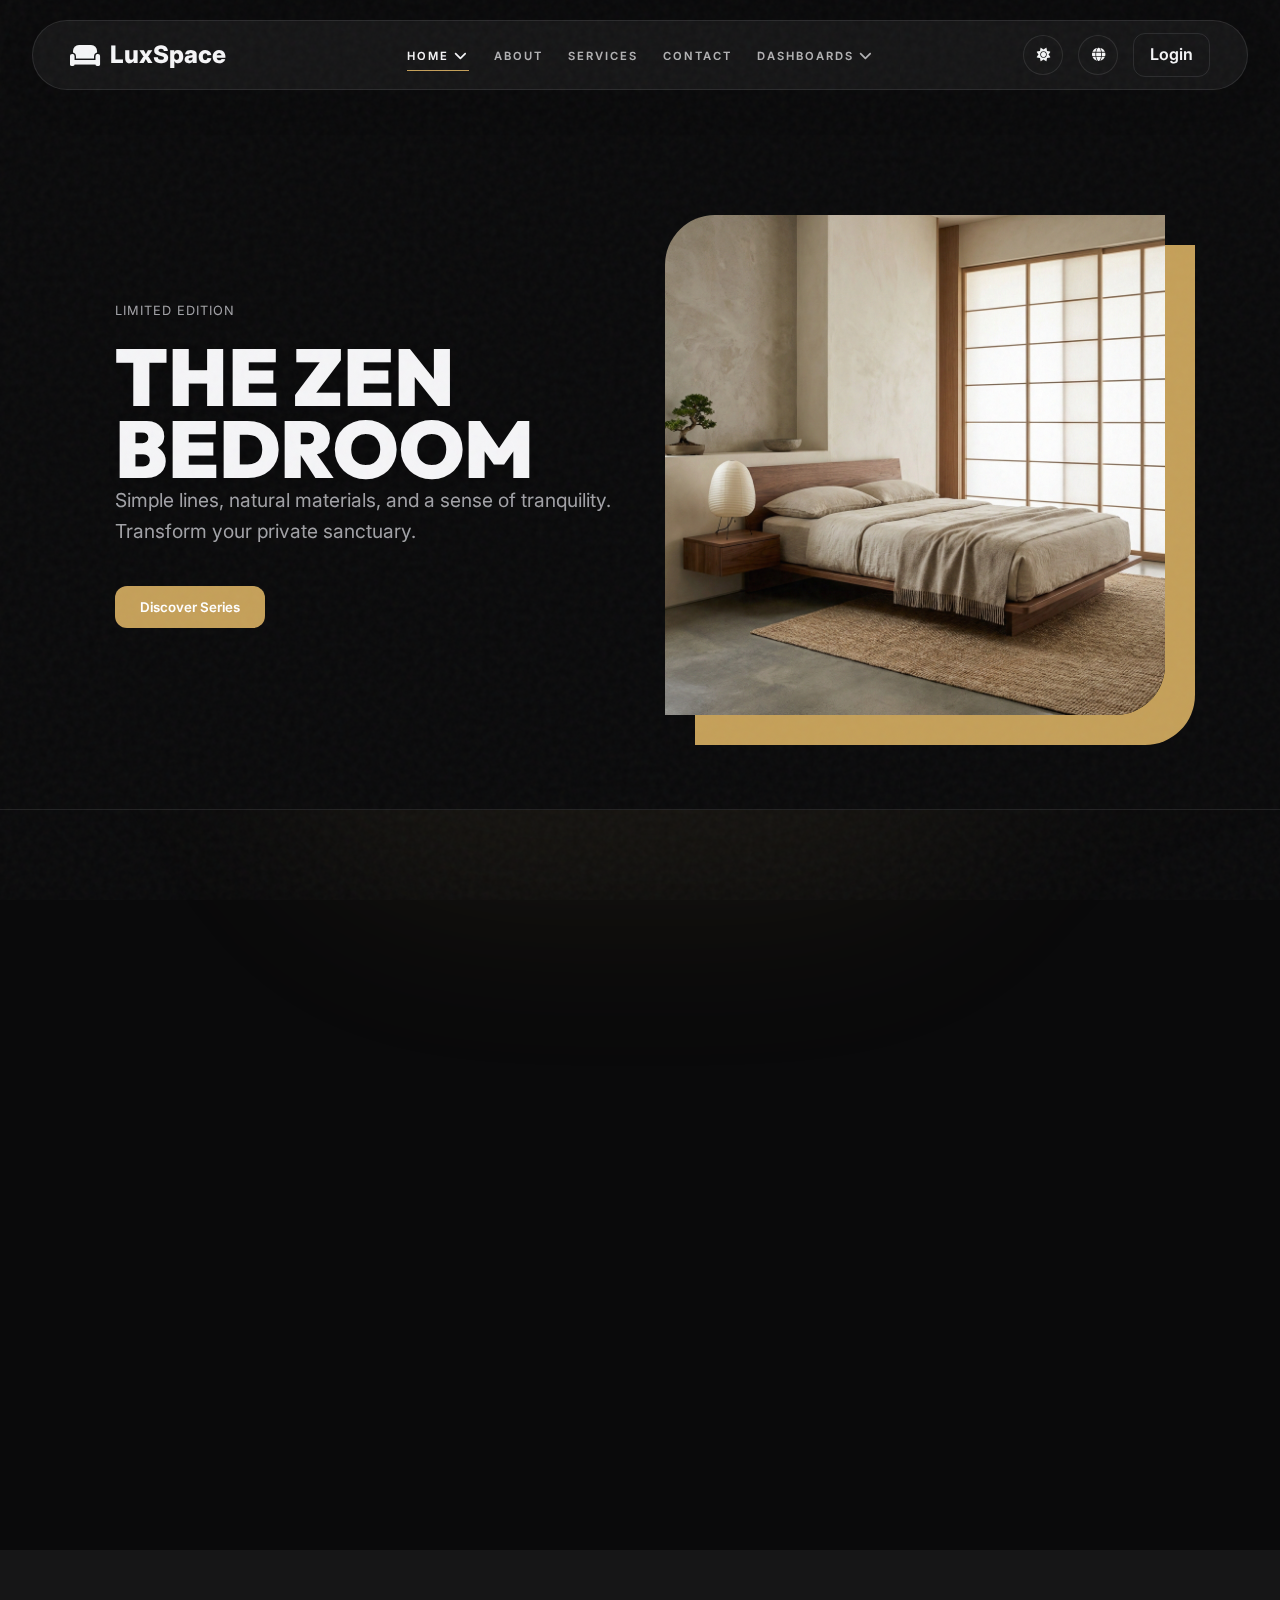
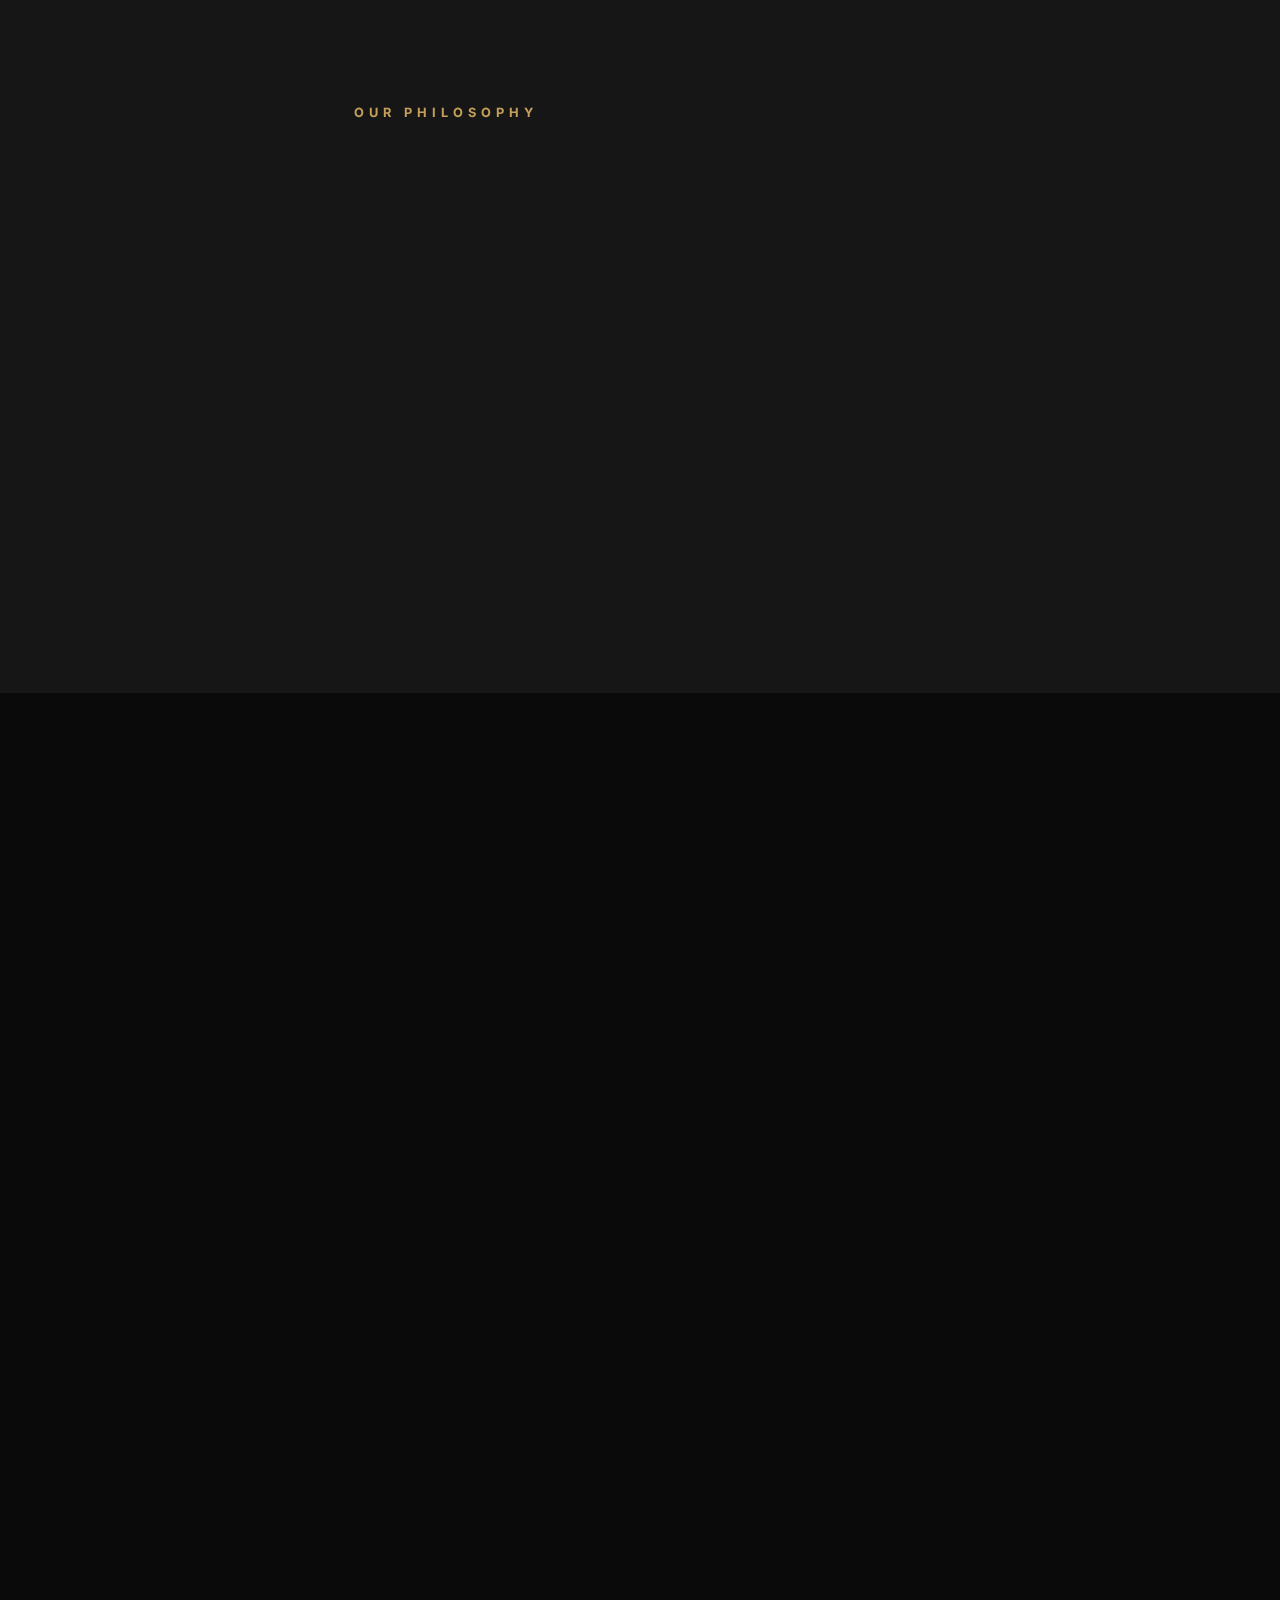
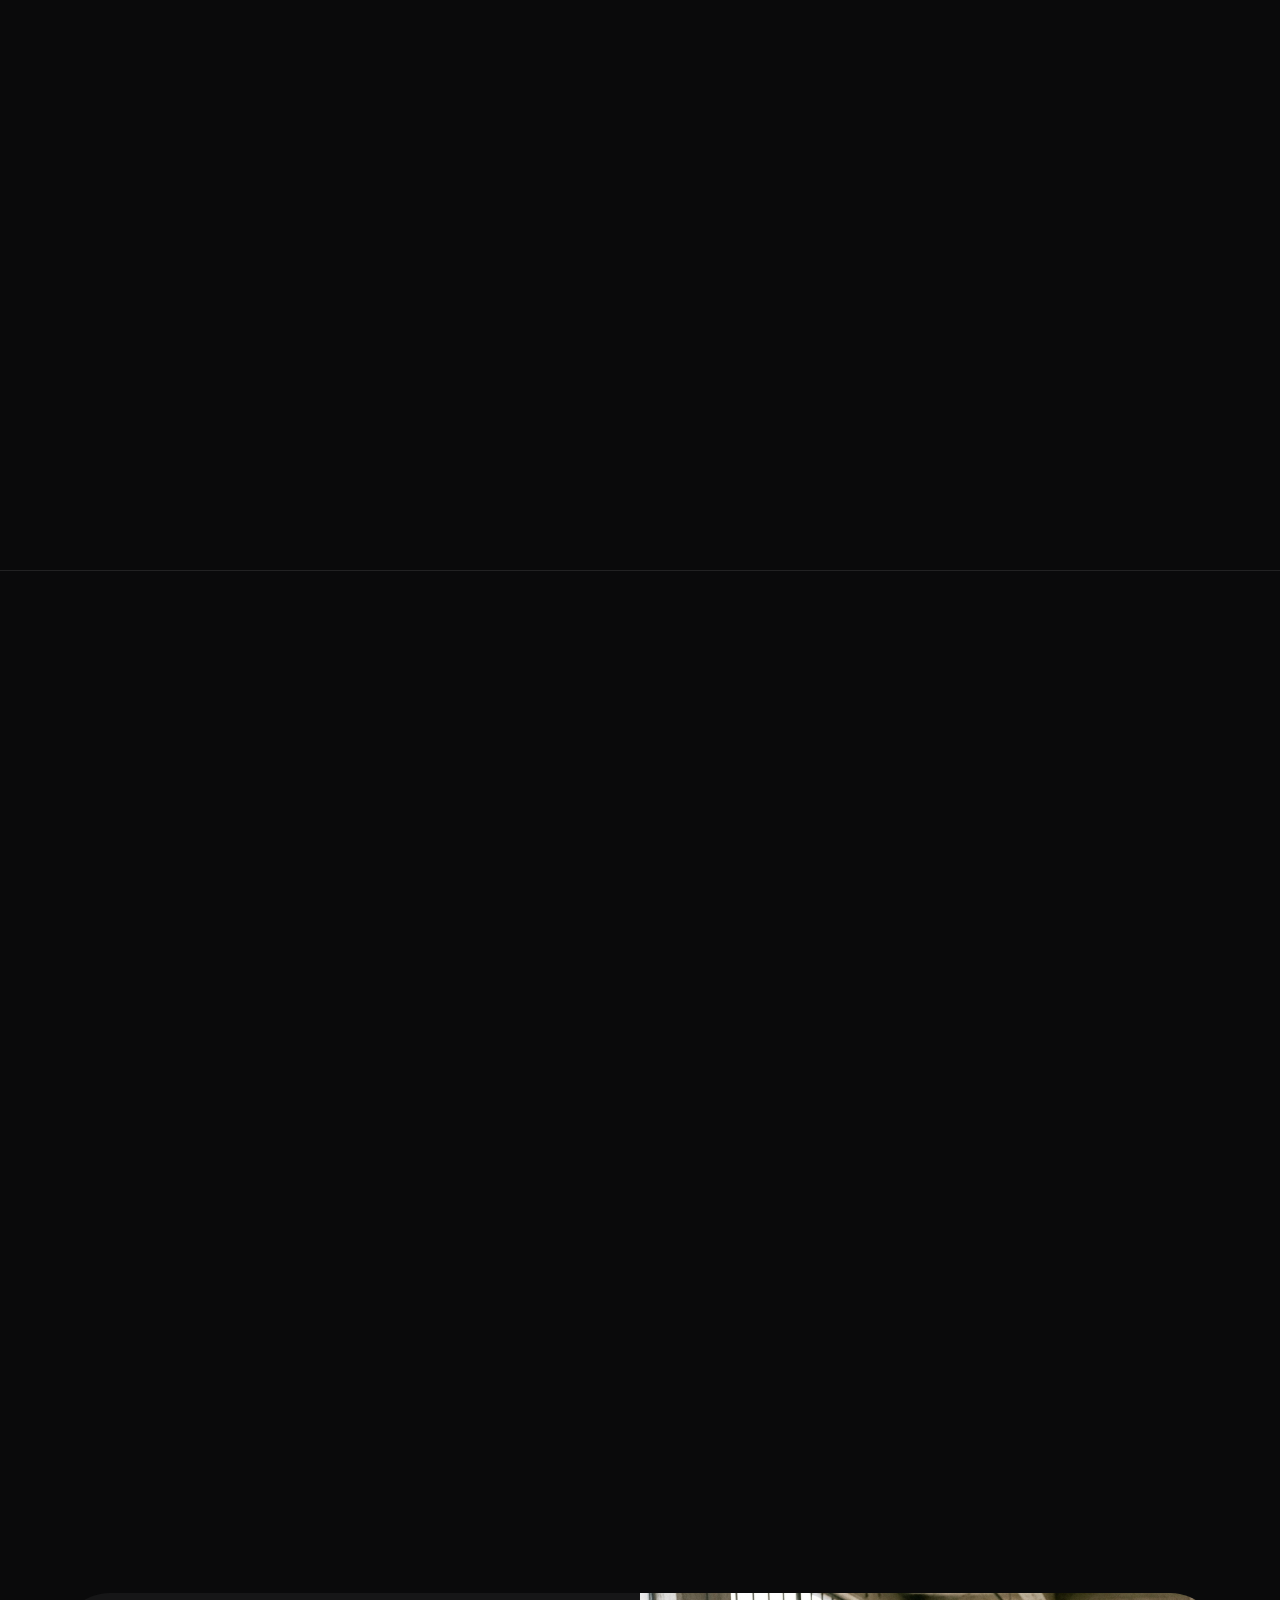
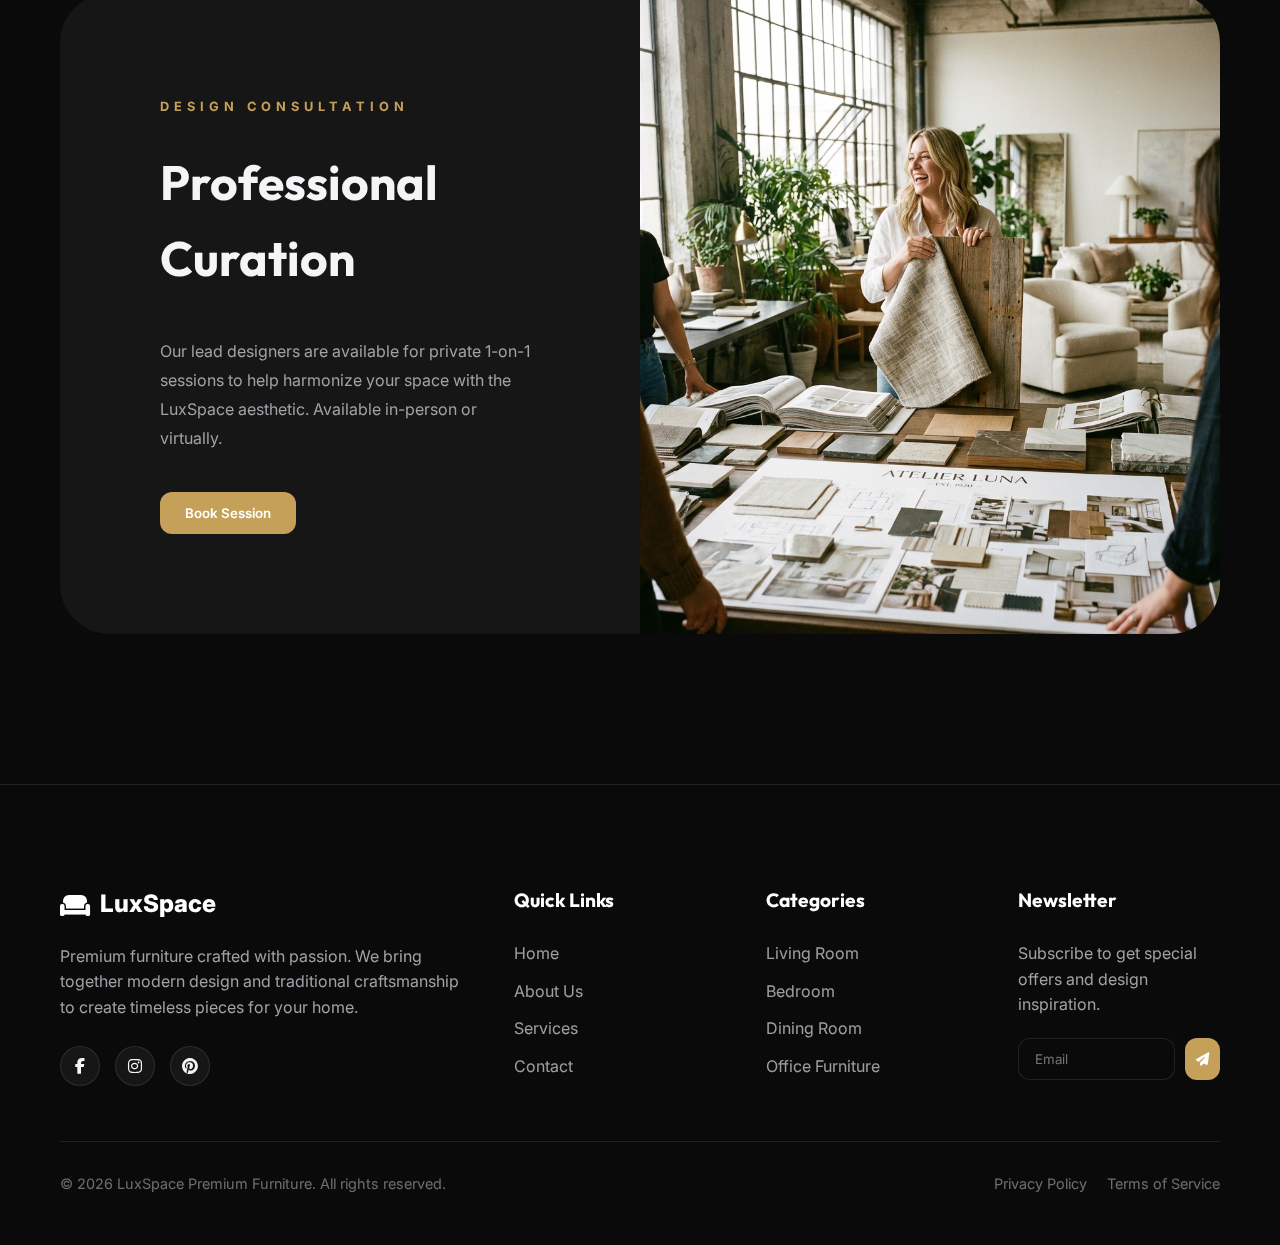
<file: home2.html>
<!DOCTYPE html>
<html lang="en" dir="ltr" data-theme="light">

<head>
    <meta charset="UTF-8">
    <meta name="viewport" content="width=device-width, initial-scale=1.0">
    <title>LuxSpace | Minimalist Collection</title>
    <link rel="stylesheet" href="style.css">
    <link rel="stylesheet" href="https://cdnjs.cloudflare.com/ajax/libs/font-awesome/6.4.0/css/all.min.css">
    <style>
        /* Theme adaptation for Home 2: Nordic Precision */
        :root {
            --primary: #c5a059;
            /* Syncing with global luxury gold */
            --primary-dark: #a68446;
            --accent: #ffca3a;
        }

        /* Hero 2 background should respect theme */
        .hero-2 {
            min-height: 90vh;
            background: var(--bg-main);
            display: flex;
            align-items: center;
            padding-top: 120px;
            /* Space for navbar */
            border-bottom: 1px solid var(--border);
        }
    </style>
</head>

<body>
    <!-- Liquid Background -->
    <div class="bg-blobs">
        <div class="blob"></div>
        <div class="blob"></div>
        <div class="blob"></div>
    </div>
    <div class="bg-grid"></div>

    <!-- Navbar (Same as Home 1 for navigation) -->
    <nav class="navbar">
        <div class="container">
            <a href="index.html" class="logo">
                <i class="fas fa-couch"></i> LuxSpace
            </a>
            <!-- Mobile Menu Toggle -->
            <button id="menu-toggle" class="toggle-btn" style="display: none; margin-right: 15px;">
                <i class="fas fa-bars"></i>
            </button>
            <ul class="nav-links">
                <li style="position: relative;">
                    <a href="#" class="nav-link active dropdown-toggle">Home <i class="fas fa-chevron-down"
                            style="font-size: 0.8rem;"></i></a>
                    <ul class="dropdown-menu">
                        <li><a href="index.html">Home 1</a></li>
                        <li><a href="home2.html">Home 2</a></li>
                    </ul>
                </li>

                <li><a href="about.html" class="nav-link">About</a></li>
                <li><a href="services.html" class="nav-link">Services</a></li>
                <li><a href="contact.html" class="nav-link">Contact</a></li>
                <li style="position: relative;">
                    <a href="#" class="nav-link dropdown-toggle">Dashboards <i class="fas fa-chevron-down"
                            style="font-size: 0.8rem;"></i></a>
                    <ul class="dropdown-menu">
                        <li><a href="dashboard-user.html">User Panel</a></li>
                        <li><a href="dashboard-admin.html">Admin Panel</a></li>
                    </ul>
                </li>
                <li class="mobile-nav-item"
                    style="border-top: 1px solid var(--border); margin-top: 20px; padding-top: 20px;">
                    <div
                        style="display: flex; flex-wrap: wrap; align-items: center; justify-content: space-between; gap: 20px;">
                        <div style="display: flex; gap: 15px;">
                            <button class="toggle-btn theme-toggle"
                                style="width: 45px; height: 45px; border-radius: 50%; border: 1px solid var(--border); display: flex; align-items: center; justify-content: center; background: var(--bg-main); color: var(--text-main); font-size: 1.2rem;"><i
                                    class="fas fa-moon"></i></button>
                            <button class="toggle-btn rtl-toggle"
                                style="width: 45px; height: 45px; border-radius: 50%; border: 1px solid var(--border); display: flex; align-items: center; justify-content: center; background: var(--bg-main); color: var(--text-main); font-size: 1.2rem;"><i
                                    class="fas fa-globe"></i></button>
                        </div>
                        <a href="login.html" class="btn btn-primary"
                            style="flex: 1; min-width: 120px; text-align: center; padding: 12px 20px;">Login</a>
                    </div>
                </li>
            </ul>

            <div class="nav-actions">
                <button class="toggle-btn theme-toggle" title="Toggle Theme"><i class="fas fa-moon"></i></button>
                <button class="toggle-btn rtl-toggle" title="Toggle RTL"><i class="fas fa-globe"></i></button>
                <a href="login.html" class="btn btn-outline" style="padding: 8px 16px;">Login</a>
            </div>
        </div>
    </nav>

    <!-- Hero Section Home 2 -->
    <header class="hero-2">
        <div class="container hero-container-mobile">
            <div class="hero-content">
                <span class="product-cat reveal" style="display: block; margin-bottom: 20px;">Limited Edition</span>
                <h1 class="hero-title reveal" style="font-size: clamp(3rem, 10vw, 5rem);">The Zen <br>Bedroom</h1>
                <p class="hero-desc reveal">Simple lines, natural materials, and a sense of tranquility. Transform your
                    private sanctuary.</p>
                <div class="reveal">
                    <button class="btn btn-primary">Discover Series</button>
                </div>
            </div>
            <div class="hero-image-wrap reveal">
                <img src="Assets/hero2.jpg" alt="Zen Bedroom" class="hero-image-responsive">
            </div>
        </div>
    </header>

    <style>
        .hero-container-mobile {
            display: grid;
            grid-template-columns: 1fr 1fr;
            gap: 50px;
            align-items: center;
        }

        .hero-image-responsive {
            border-radius: 50px 0 50px 0;
            width: 100%;
            height: 500px;
            object-fit: cover;
            box-shadow: 30px 30px 0 var(--primary);
        }

        @media (max-width: 992px) {
            .hero-2 {
                height: auto;
                padding: 120px 0 60px;
            }

            .hero-container-mobile {
                grid-template-columns: 1fr;
                text-align: center;
            }

            .hero-image-responsive {
                height: 350px;
                margin-top: 40px;
                box-shadow: 15px 15px 0 var(--primary);
            }

            .hero-desc {
                margin: 0 auto 2rem;
            }
        }
    </style>

    <!-- Mid Section - Featured Product Split -->
    <section class="section">
        <div class="container">
            <div class="feature-split-grid" style="align-items: center;">
                <div class="reveal">
                    <img src="Assets/product3.jpg" alt="Marble Table"
                        style="width: 100%; border-radius: var(--radius); filter: grayscale(100%); transition: 0.5s;"
                        onmouseover="this.style.filter='grayscale(0%)'"
                        onmouseout="this.style.filter='grayscale(100%)'">
                </div>
                <div class="reveal">
                    <h2 class="section-title">Statuario Marble <br>Dining Series</h2>
                    <p class="section-subtitle" style="margin: 20px 0;">Handpiked marble from the Carrara region,
                        sculpted into a masterpiece of modern dining. Each table is unique, just like your home.</p>
                    <ul style="margin-bottom: 30px;">
                        <li style="margin-bottom: 10px;"><i class="fas fa-check-circle text-primary"></i> Italian
                            Carrara Marble</li>
                        <li style="margin-bottom: 10px;"><i class="fas fa-check-circle text-primary"></i> Sustainable
                            Production</li>
                        <li style="margin-bottom: 10px;"><i class="fas fa-check-circle text-primary"></i> Lifetime
                            Warranty</li>
                    </ul>
                    <button class="btn btn-outline">Learn More</button>
                </div>
            </div>
        </div>
    </section>

    <!-- The Mastery of Form (New Process Section) -->
    <section class="section" style="background: var(--bg-alt); padding: 120px 0;">
        <div class="container">
            <div style="text-align: center; margin-bottom: 80px;">
                <span class="text-primary"
                    style="letter-spacing: 5px; text-transform: uppercase; font-size: 0.8rem; font-weight: 700;">Our
                    Philosophy</span>
                <h2 class="section-title reveal">The Mastery <span class="text-primary italic">of Form</span></h2>
            </div>

            <div class="process-grid">
                <div class="reveal glass-box" style="padding: 50px; border-radius: 30px; text-align: left;">
                    <div
                        style="font-size: 3rem; color: var(--primary); opacity: 0.2; font-weight: 800; margin-bottom: 20px;">
                        01</div>
                    <h4 style="margin-bottom: 15px;">Nordic Precision</h4>
                    <p style="color: var(--text-muted); font-size: 0.9rem; line-height: 1.8;">Every line serves a
                        purpose. We adhere to the strict principles of Scandinavian reductionism—where beauty is found
                        in the essential.</p>
                </div>
                <div class="reveal glass-box"
                    style="padding: 50px; border-radius: 30px; text-align: left; background: var(--secondary); color: white;">
                    <div
                        style="font-size: 3rem; color: var(--primary); opacity: 0.4; font-weight: 800; margin-bottom: 20px;">
                        02</div>
                    <h4 style="margin-bottom: 15px; color: white;">Ethical Subtlety</h4>
                    <p style="color: rgba(255,255,255,0.7); font-size: 0.9rem; line-height: 1.8;">We source only from
                        managed forests. The luxury of our timber lies in its honesty—untouched grains protected by
                        natural oils.</p>
                </div>
                <div class="reveal glass-box" style="padding: 50px; border-radius: 30px; text-align: left;">
                    <div
                        style="font-size: 3rem; color: var(--primary); opacity: 0.2; font-weight: 800; margin-bottom: 20px;">
                        03</div>
                    <h4 style="margin-bottom: 15px;">Haptic Soul</h4>
                    <p style="color: var(--text-muted); font-size: 0.9rem; line-height: 1.8;">Our final finish is always
                        hand-applied. We believe you should feel the artist's touch in every smooth surface and rounded
                        edge.</p>
                </div>
            </div>
        </div>
    </section>

    <!-- Collection Banner -->
    <!-- Signature Drop Link -->
    <section class="container reveal">
        <div class="collection-banner">
            <div
                style="position: absolute; top: 0; left: 0; width: 100%; height: 100%; opacity: 0.1; background: repeating-linear-gradient(45deg, transparent, transparent 10px, var(--bg-main) 10px, var(--bg-main) 20px);">
            </div>
            <div style="position: relative; z-index: 2; text-align: center;">
                <span
                    style="font-family: 'Outfit'; letter-spacing: 5px; text-transform: uppercase; font-size: 0.8rem; margin-bottom: 20px; display: block;">Limited
                    Access</span>
                <h2 style="font-size: 4rem; line-height: 1; margin-bottom: 30px; font-family: 'Outfit';">Japandi
                    <br><span style="font-weight: 300; font-style: italic;">Edition 04</span>
                </h2>
                <div class="countdown-container">
                    <div><span style="font-size: 2rem; font-weight: 700;">02</span><br><span
                            style="opacity: 0.6; font-size: 0.8rem;">DAYS</span></div>
                    <div><span style="font-size: 2rem; font-weight: 700;">14</span><br><span
                            style="opacity: 0.6; font-size: 0.8rem;">HOURS</span></div>
                    <div><span style="font-size: 2rem; font-weight: 700;">36</span><br><span
                            style="opacity: 0.6; font-size: 0.8rem;">MINS</span></div>
                </div>
                <button class="btn btn-outline" style="border-color: var(--bg-main); color: var(--bg-main);">Join
                    Waitlist</button>
            </div>
            <i class="fas fa-clock"
                style="position: absolute; right: -50px; bottom: -50px; font-size: 20rem; opacity: 0.1;"></i>
        </div>
    </section>

    <!-- Grid of items -->
    <!-- Editorial Masonry Grid -->
    <section class="section">
        <div class="container">
            <div class="masonry-grid" style="gap: 30px;">

                <!-- Item 1 (Large Vertical) -->
                <div class="reveal masonry-item-tall" style="position: relative;">
                    <div style="height: 100%; border-radius: var(--radius); overflow: hidden;">
                        <img src="Assets/product1.jpg"
                            style="width: 100%; height: 100%; object-fit: cover; transition: transform 0.6s ease;"
                            onmouseover="this.style.transform='scale(1.05)'"
                            onmouseout="this.style.transform='scale(1)'">
                    </div>
                    <div style="position: absolute; bottom: 30px; left: 30px;">
                        <h3
                            style="background: var(--bg-main); color: var(--text-main); padding: 10px 20px; border-radius: 50px; display: inline-block;">
                            Lounge 01</h3>
                    </div>
                </div>

                <!-- Item 2 (Wide Horizontal) -->
                <div class="reveal masonry-item-wide" style="position: relative;">
                    <div style="height: 100%; border-radius: var(--radius); overflow: hidden;">
                        <img src="Assets/hero2.jpg"
                            style="width: 100%; height: 100%; object-fit: cover; filter: grayscale(100%); transition: all 0.6s ease;"
                            onmouseover="this.style.filter='grayscale(0)'"
                            onmouseout="this.style.filter='grayscale(100%)'">
                    </div>
                    <div style="position: absolute; top: 30px; right: 30px; text-align: right;">
                        <h2 style="font-size: 2.5rem; color: white; text-shadow: 0 5px 20px rgba(0,0,0,0.5);">The
                            <br>Sanctuary
                        </h2>
                    </div>
                </div>

                <!-- Item 3 (Small with background) -->
                <div class="reveal masonry-item-box"
                    style="background: url('Assets/product4.jpg') center/cover; border-radius: var(--radius); padding: 30px; display: flex; flex-direction: column; justify-content: center; position: relative; overflow: hidden;">
                    <div style="position: absolute; inset: 0; background: rgba(0,0,0,0.4); z-index: 1;"></div>
                    <div style="position: relative; z-index: 2; color: white;">
                        <span style="color: var(--primary); letter-spacing: 2px;">STARTING AT</span><br>
                        <span style="font-size: 2.5rem; font-weight: 700;">$850</span>
                    </div>
                </div>

                <!-- Item 4 (Medium with background) -->
                <div class="reveal masonry-item-box"
                    style="background: linear-gradient(rgba(26,26,26,0.8), rgba(26,26,26,0.8)), url('Assets/product2.jpg') center/cover; border-radius: var(--radius); padding: 30px; color: white; display: flex; align-items: center; justify-content: space-between; position: relative; overflow: hidden;">
                    <div
                        style="position: relative; z-index: 2; display: flex; width: 100%; align-items: center; justify-content: space-between;">
                        <h3>View Full <br>Catalogue</h3>
                        <div
                            style="width: 50px; height: 50px; border: 1px solid white; border-radius: 50%; display: flex; align-items: center; justify-content: center;">
                            <i class="fas fa-arrow-right"></i>
                        </div>
                    </div>
                </div>

            </div>
        </div>
    </section>

    <!-- Client Narratives (New Testimonials Section) -->
    <section class="section" style="background: var(--bg-main); border-top: 1px solid var(--border);">
        <div class="container">
            <div style="display: grid; grid-template-columns: 0.8fr 1.2fr; gap: 80px; align-items: center;">
                <div class="reveal">
                    <h2 class="section-title">Client <br><span class="text-primary italic">Narratives</span></h2>
                    <p style="color: var(--text-muted); margin-bottom: 40px;">Stories of transformation from homes that
                        found their soul with LuxSpace Pieces.</p>
                    <div style="display: flex; gap: 20px;">
                        <div style="width: 60px; height: 1px; background: var(--primary); margin-top: 15px;"></div>
                        <p style="font-size: 0.8rem; letter-spacing: 2px; text-transform: uppercase;">Est. 1998</p>
                    </div>
                </div>
                <div class="reveal" style="display: grid; grid-template-columns: 1fr; gap: 30px;">
                    <div class="glass-box" style="padding: 40px; border-radius: 20px;">
                        <p style="font-size: 1.1rem; font-style: italic; margin-bottom: 25px; line-height: 1.6;">"The
                            'Zen Bedroom' series didn't just change my room; it changed my mornings. The morning light
                            hitting the oak surfaces is truly poetic."</p>
                        <div style="display: flex; align-items: center; gap: 15px;">
                            <img src="Assets/avatar.jpg" alt="Sofia Henderson"
                                style="width: 50px; height: 50px; border-radius: 50%; object-fit: cover; border: 2px solid var(--primary);">
                            <div>
                                <h5 style="margin: 0;">Sofia Henderson</h5>
                                <p style="margin: 0; font-size: 0.75rem; color: var(--text-muted);">Architect, Stockholm
                                </p>
                            </div>
                        </div>
                    </div>
                </div>
            </div>
        </div>
    </section>

    <!-- Global Reach Metrics (New Stats Banner) -->
    <section class="reveal" style="margin: 100px 0;">
        <div class="container">
            <div class="stats-grid reveal">
                <div>
                    <h3 style="font-size: 3rem; color: var(--primary); margin-bottom: 10px;">140+</h3>
                    <p style="font-size: 0.75rem; letter-spacing: 2px; opacity: 0.6; text-transform: uppercase;">Cities
                        Worldwide</p>
                </div>
                <div>
                    <h3 style="font-size: 3rem; color: var(--primary); margin-bottom: 10px;">98%</h3>
                    <p style="font-size: 0.75rem; letter-spacing: 2px; opacity: 0.6; text-transform: uppercase;">
                        Seamless Delivery</p>
                </div>
                <div>
                    <h3 style="font-size: 3rem; color: var(--primary); margin-bottom: 10px;">12k</h3>
                    <p style="font-size: 0.75rem; letter-spacing: 2px; opacity: 0.6; text-transform: uppercase;">Custom
                        Installs</p>
                </div>
                <div>
                    <h3 style="font-size: 3rem; color: var(--primary); margin-bottom: 10px;">24/7</h3>
                    <p style="font-size: 0.75rem; letter-spacing: 2px; opacity: 0.6; text-transform: uppercase;">Expert
                        Support</p>
                </div>
            </div>
        </div>
    </section>

    <!-- Curated Experiences (New Services CTA) -->
    <section class="section" style="padding-bottom: 150px;">
        <div class="container">
            <div class="curated-grid">
                <div style="padding: 100px;">
                    <span class="text-primary"
                        style="letter-spacing: 5px; text-transform: uppercase; font-size: 0.8rem; font-weight: 700;">Design
                        Consultation</span>
                    <h2 style="font-size: 3rem; margin: 25px 0 40px;">Professional <br><span
                            class="italic">Curation</span></h2>
                    <p style="color: var(--text-muted); margin-bottom: 40px; line-height: 1.8;">Our lead designers are
                        available for private 1-on-1 sessions to help harmonize your space with the LuxSpace aesthetic.
                        Available in-person or virtually.</p>
                    <button class="btn btn-primary">Book Session</button>
                </div>
                <div style="height: 100%;">
                    <img src="Assets/about.jpg" alt="Consultation"
                        style="width: 100%; height: 100%; object-fit: cover;">
                </div>
            </div>
        </div>
    </section>

    <!-- Footer -->
    <footer class="footer">
        <div class="container">
            <div class="footer-grid">
                <div class="footer-about">
                    <a href="index.html" class="logo" style="margin-bottom: 20px;">
                        <i class="fas fa-couch"></i> LuxSpace
                    </a>
                    <p style="color: var(--text-muted); margin-bottom: 25px;">Premium furniture crafted with passion. We
                        bring together modern design and traditional craftsmanship to create timeless pieces for your
                        home.</p>
                    <div style="display: flex; gap: 15px;">
                        <a href="#" class="toggle-btn"><i class="fab fa-facebook-f"></i></a>
                        <a href="#" class="toggle-btn"><i class="fab fa-instagram"></i></a>
                        <a href="#" class="toggle-btn"><i class="fab fa-pinterest"></i></a>
                    </div>
                </div>

                <div>
                    <h4 class="footer-title">Quick Links</h4>
                    <ul class="footer-links">
                        <li><a href="index.html">Home</a></li>
                        <li><a href="about.html">About Us</a></li>
                        <li><a href="services.html">Services</a></li>
                        <li><a href="contact.html">Contact</a></li>
                    </ul>
                </div>

                <div>
                    <h4 class="footer-title">Categories</h4>
                    <ul class="footer-links">
                        <li><a href="#">Living Room</a></li>
                        <li><a href="#">Bedroom</a></li>
                        <li><a href="#">Dining Room</a></li>
                        <li><a href="#">Office Furniture</a></li>
                    </ul>
                </div>

                <div>
                    <h4 class="footer-title">Newsletter</h4>
                    <p style="color: var(--text-muted); margin-bottom: 20px;">Subscribe to get special offers and design
                        inspiration.</p>
                    <div style="display: flex; gap: 10px;">
                        <input type="email" placeholder="Email" class="input" style="flex: 1;">
                        <button class="btn btn-primary" style="padding: 10px;"><i
                                class="fas fa-paper-plane"></i></button>
                    </div>
                </div>
            </div>

            <div class="footer-bottom">
                <p>&copy; 2026 LuxSpace Premium Furniture. All rights reserved.</p>
                <div style="display: flex; gap: 20px;">
                    <a href="#">Privacy Policy</a>
                    <a href="#">Terms of Service</a>
                </div>
            </div>
        </div>
    </footer>

    <script src="main.js"></script>
    <script src="rtltoggle.js"></script>
</body>

</html>
</file>
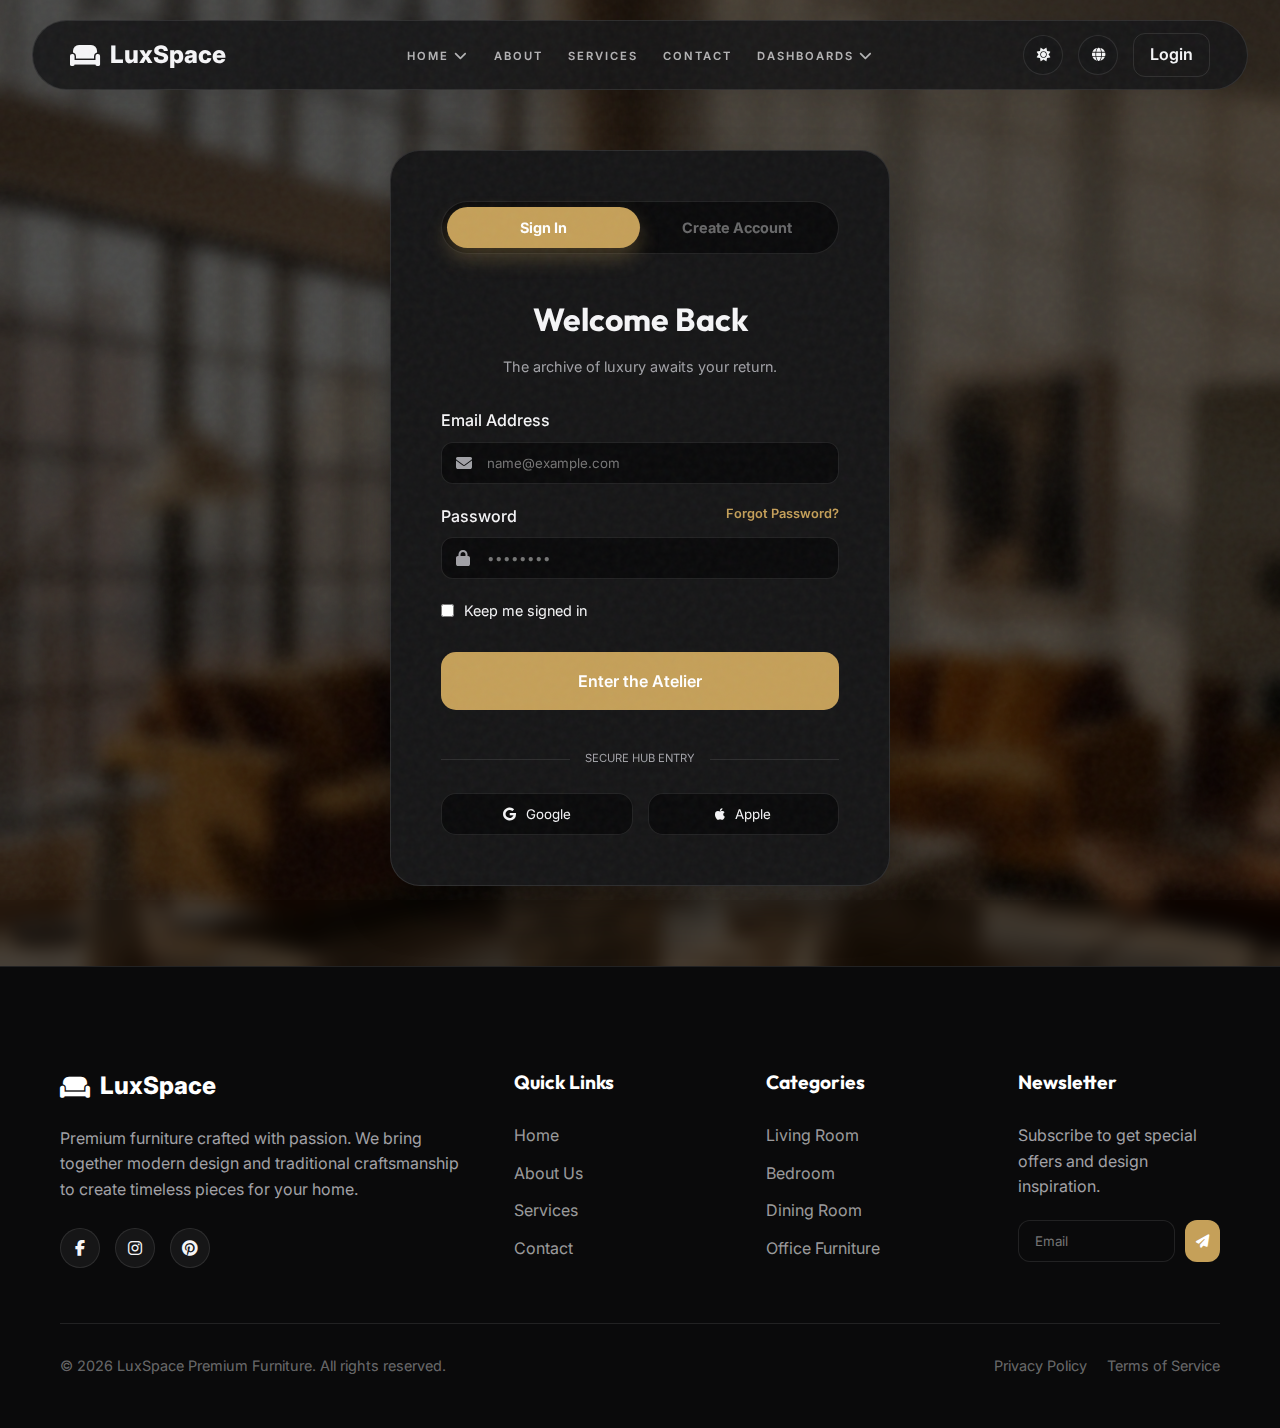
<file: login.html>
<!DOCTYPE html>
<html lang="en" dir="ltr">

<head>
    <meta charset="UTF-8">
    <meta name="viewport" content="width=device-width, initial-scale=1.0">
    <title>Authentication | LuxSpace</title>
    <link rel="stylesheet" href="style.css">
    <link rel="stylesheet" href="https://cdnjs.cloudflare.com/ajax/libs/font-awesome/6.4.0/css/all.min.css">
    <style>
        .auth-page {
            min-height: 100vh;
            display: flex;
            align-items: center;
            justify-content: center;
            background: url('Assets/hero1.jpg') center/cover no-repeat;
            position: relative;
            padding: 150px 20px 80px 20px;
            /* Space for navbar */
        }

        .auth-page::after {
            content: '';
            position: absolute;
            inset: 0;
            background: rgba(0, 0, 0, 0.7);
            backdrop-filter: blur(10px);
        }

        .auth-card {
            background: var(--bg-alt);
            /* More solid background for better visibility */
            padding: 50px;
            border-radius: 30px;
            width: 100%;
            max-width: 500px;
            z-index: 2;
            border: 1px solid var(--border);
            box-shadow: var(--shadow);
            position: relative;
            overflow: hidden;
        }

        .form-container {
            transition: all 0.6s cubic-bezier(0.23, 1, 0.32, 1);
        }

        #register-form {
            display: none;
            opacity: 0;
            transform: translateY(20px);
        }

        .auth-card.mode-register #login-form {
            display: none;
        }

        .auth-card.mode-register #register-form {
            display: block;
            opacity: 1;
            transform: translateY(0);
        }

        .auth-toggle {
            display: flex;
            background: var(--bg-main);
            padding: 5px;
            border-radius: 100px;
            margin-bottom: 40px;
            border: 1px solid var(--border);
        }

        .auth-toggle button {
            flex: 1;
            padding: 12px;
            border: none;
            background: none;
            color: var(--text-main);
            font-weight: 700;
            cursor: pointer;
            border-radius: 100px;
            transition: all 0.3s ease;
            font-size: 0.9rem;
            opacity: 0.4;
        }

        .auth-toggle button.active {
            background: var(--primary);
            color: white;
            opacity: 1;
            box-shadow: 0 10px 20px rgba(197, 160, 89, 0.3);
        }

        .social-btn {
            flex: 1;
            display: flex;
            align-items: center;
            justify-content: center;
            gap: 10px;
            padding: 12px;
            border-radius: 15px;
            background: var(--bg-main);
            border: 1px solid var(--border);
            color: var(--text-main);
            /* High visibility text */
            transition: all 0.3s ease;
        }

        .social-btn:hover {
            background: var(--bg-alt);
            transform: translateY(-2px);
            border-color: var(--primary);
        }
    </style>
</head>

<body>
    <!-- Liquid Background -->
    <div class="bg-blobs">
        <div class="blob"></div>
        <div class="blob"></div>
        <div class="blob"></div>
    </div>
    <div class="bg-grid"></div>

    <!-- Navbar -->
    <nav class="navbar">
        <div class="container">
            <a href="index.html" class="logo">
                <i class="fas fa-couch"></i> LuxSpace
            </a>

            <!-- Mobile Menu Toggle -->
            <button id="menu-toggle" class="toggle-btn" style="display: none; margin-right: 15px;">
                <i class="fas fa-bars"></i>
            </button>
            <ul class="nav-links">
                <li style="position: relative;">
                    <a href="#" class="nav-link dropdown-toggle">Home <i class="fas fa-chevron-down"
                            style="font-size: 0.8rem;"></i></a>
                    <ul class="dropdown-menu">
                        <li><a href="index.html">Home 1</a></li>
                        <li><a href="home2.html">Home 2</a></li>
                    </ul>
                </li>
                <li><a href="about.html" class="nav-link">About</a></li>
                <li><a href="services.html" class="nav-link">Services</a></li>
                <li><a href="contact.html" class="nav-link">Contact</a></li>
                <li style="position: relative;">
                    <a href="#" class="nav-link dropdown-toggle">Dashboards <i class="fas fa-chevron-down"
                            style="font-size: 0.8rem;"></i></a>
                    <ul class="dropdown-menu">
                        <li><a href="dashboard-user.html">User Panel</a></li>
                        <li><a href="dashboard-admin.html">Admin Panel</a></li>
                    </ul>
                </li>
                <li class="mobile-nav-item"
                    style="border-top: 1px solid var(--border); margin-top: 20px; padding-top: 20px;">
                    <div
                        style="display: flex; flex-wrap: wrap; align-items: center; justify-content: space-between; gap: 20px;">
                        <div style="display: flex; gap: 15px;">
                            <button class="toggle-btn theme-toggle"
                                style="width: 45px; height: 45px; border-radius: 50%; border: 1px solid var(--border); display: flex; align-items: center; justify-content: center; background: var(--bg-main); color: var(--text-main); font-size: 1.2rem;"><i
                                    class="fas fa-moon"></i></button>
                            <button class="toggle-btn rtl-toggle"
                                style="width: 45px; height: 45px; border-radius: 50%; border: 1px solid var(--border); display: flex; align-items: center; justify-content: center; background: var(--bg-main); color: var(--text-main); font-size: 1.2rem;"><i
                                    class="fas fa-globe"></i></button>
                        </div>
                        <a href="login.html" class="btn btn-primary"
                            style="flex: 1; min-width: 120px; text-align: center; padding: 12px 20px;">Login</a>
                    </div>
                </li>
            </ul>

            <div class="nav-actions">
                <button class="toggle-btn theme-toggle" title="Toggle Theme"><i class="fas fa-moon"></i></button>
                <button class="toggle-btn rtl-toggle" title="Toggle RTL"><i class="fas fa-globe"></i></button>
                <a href="login.html" class="btn btn-outline active" style="padding: 8px 16px;">Login</a>
            </div>
        </div>
    </nav>

    <div class="auth-page">
        <div class="auth-card reveal active" id="auth-card">
            <div class="text-center" style="margin-bottom: 30px;">
                <div class="auth-toggle">
                    <button id="toggle-login" class="active">Sign In</button>
                    <button id="toggle-register">Create Account</button>
                </div>
            </div>

            <!-- Login Form -->
            <div id="login-form" class="form-container">
                <div style="margin-bottom: 30px; text-align: center;">
                    <h2 style="font-size: 2rem; margin-bottom: 10px; color: var(--text-main);">Welcome Back</h2>
                    <p style="color: var(--text-muted); font-size: 0.9rem;">The archive of luxury awaits your return.
                    </p>
                </div>
                <form>
                    <div class="form-group">
                        <label class="label" style="color: var(--text-main);">Email Address</label>
                        <div style="position: relative;">
                            <i class="fas fa-envelope"
                                style="position: absolute; left: 15px; top: 50%; transform: translateY(-50%); color: var(--text-muted);"></i>
                            <input type="email" class="input"
                                style="padding-left: 45px; background: var(--bg-main); border: 1px solid var(--border); color: var(--text-main);"
                                placeholder="name@example.com">
                        </div>
                    </div>
                    <div class="form-group">
                        <div style="display: flex; justify-content: space-between;">
                            <label class="label" style="color: var(--text-main);">Password</label>
                            <a href="#" style="font-size: 0.8rem; color: var(--primary); font-weight: 600;">Forgot
                                Password?</a>
                        </div>
                        <div style="position: relative;">
                            <i class="fas fa-lock"
                                style="position: absolute; left: 15px; top: 50%; transform: translateY(-50%); color: var(--text-muted);"></i>
                            <input type="password" class="input"
                                style="padding-left: 45px; background: var(--bg-main); border: 1px solid var(--border); color: var(--text-main);"
                                placeholder="••••••••">
                        </div>
                    </div>
                    <div class="form-group" style="display: flex; align-items: center; gap: 10px;">
                        <input type="checkbox" id="remember">
                        <label for="remember" style="font-size: 0.9rem; color: var(--text-main);">Keep me signed
                            in</label>
                    </div>
                    <button type="submit" class="btn btn-primary"
                        style="width: 100%; padding: 18px; font-size: 1rem; border-radius: 15px; margin-top: 10px;">Enter
                        the Atelier</button>
                </form>
            </div>

            <!-- Register Form -->
            <div id="register-form" class="form-container">
                <div style="margin-bottom: 30px; text-align: center;">
                    <h2 style="font-size: 2rem; margin-bottom: 10px; color: var(--text-main);">Join the Legacy</h2>
                    <p style="color: var(--text-muted); font-size: 0.9rem;">Create your profile to access custom
                        craftmanship metrics.</p>
                </div>
                <form>
                    <div style="display: grid; grid-template-columns: 1fr 1fr; gap: 15px;">
                        <div class="form-group">
                            <label class="label" style="color: var(--text-main);">First Name</label>
                            <input type="text" class="input"
                                style="background: var(--bg-main); border: 1px solid var(--border); color: var(--text-main);"
                                placeholder="Alexander">
                        </div>
                        <div class="form-group">
                            <label class="label" style="color: var(--text-main);">Last Name</label>
                            <input type="text" class="input"
                                style="background: var(--bg-main); border: 1px solid var(--border); color: var(--text-main);"
                                placeholder="Moore">
                        </div>
                    </div>
                    <div class="form-group">
                        <label class="label" style="color: var(--text-main);">Professional Email</label>
                        <div style="position: relative;">
                            <i class="fas fa-envelope"
                                style="position: absolute; left: 15px; top: 50%; transform: translateY(-50%); color: var(--text-muted);"></i>
                            <input type="email" class="input"
                                style="padding-left: 45px; background: var(--bg-main); border: 1px solid var(--border); color: var(--text-main);"
                                placeholder="alex@atelier.com">
                        </div>
                    </div>
                    <div class="form-group">
                        <label class="label" style="color: var(--text-main);">Password</label>
                        <div style="position: relative;">
                            <i class="fas fa-lock"
                                style="position: absolute; left: 15px; top: 50%; transform: translateY(-50%); color: var(--text-muted);"></i>
                            <input type="password" class="input"
                                style="padding-left: 45px; background: var(--bg-main); border: 1px solid var(--border); color: var(--text-main);"
                                placeholder="••••••••">
                        </div>
                    </div>
                    <div class="form-group" style="display: flex; align-items: center; gap: 10px; margin-top: 10px;">
                        <input type="checkbox" id="terms">
                        <label for="terms" style="font-size: 0.8rem; color: var(--text-main);">I agree to the <a
                                href="#" class="text-primary">Membership Terms</a></label>
                    </div>
                    <button type="submit" class="btn btn-primary"
                        style="width: 100%; padding: 18px; font-size: 1rem; border-radius: 15px; margin-top: 10px;">Commence
                        Registry</button>
                </form>
            </div>

            <div style="margin-top: 40px; text-align: center;">
                <div
                    style="display: flex; align-items: center; gap: 15px; color: var(--text-muted); font-size: 0.7rem; margin-bottom: 25px;">
                    <hr style="flex: 1; border: 0; border-top: 1px solid var(--border);">
                    SECURE HUB ENTRY
                    <hr style="flex: 1; border: 0; border-top: 1px solid var(--border);">
                </div>

                <div style="display: flex; gap: 15px;">
                    <button class="social-btn">
                        <i class="fab fa-google"></i>
                        <span>Google</span>
                    </button>
                    <button class="social-btn">
                        <i class="fab fa-apple"></i>
                        <span>Apple</span>
                    </button>
                </div>
            </div>
        </div>
    </div>

    <!-- Footer -->
    <footer class="footer">
        <div class="container">
            <div class="footer-grid">
                <div class="footer-about">
                    <a href="index.html" class="logo" style="margin-bottom: 20px;">
                        <i class="fas fa-couch"></i> LuxSpace
                    </a>
                    <p style="color: var(--text-muted); margin-bottom: 25px;">Premium furniture crafted with passion. We
                        bring together modern design and traditional craftsmanship to create timeless pieces for your
                        home.</p>
                    <div style="display: flex; gap: 15px;">
                        <a href="#" class="toggle-btn"><i class="fab fa-facebook-f"></i></a>
                        <a href="#" class="toggle-btn"><i class="fab fa-instagram"></i></a>
                        <a href="#" class="toggle-btn"><i class="fab fa-pinterest"></i></a>
                    </div>
                </div>

                <div>
                    <h4 class="footer-title">Quick Links</h4>
                    <ul class="footer-links">
                        <li><a href="index.html">Home</a></li>
                        <li><a href="about.html">About Us</a></li>
                        <li><a href="services.html">Services</a></li>
                        <li><a href="contact.html">Contact</a></li>
                    </ul>
                </div>

                <div>
                    <h4 class="footer-title">Categories</h4>
                    <ul class="footer-links">
                        <li><a href="#">Living Room</a></li>
                        <li><a href="#">Bedroom</a></li>
                        <li><a href="#">Dining Room</a></li>
                        <li><a href="#">Office Furniture</a></li>
                    </ul>
                </div>

                <div>
                    <h4 class="footer-title">Newsletter</h4>
                    <p style="color: var(--text-muted); margin-bottom: 20px;">Subscribe to get special offers and design
                        inspiration.</p>
                    <div style="display: flex; gap: 10px;">
                        <input type="email" placeholder="Email" class="input" style="flex: 1;">
                        <button class="btn btn-primary" style="padding: 10px;"><i
                                class="fas fa-paper-plane"></i></button>
                    </div>
                </div>
            </div>

            <div class="footer-bottom">
                <p>&copy; 2026 LuxSpace Premium Furniture. All rights reserved.</p>
                <div style="display: flex; gap: 20px;">
                    <a href="#">Privacy Policy</a>
                    <a href="#">Terms of Service</a>
                </div>
            </div>
        </div>
    </footer>

    <script src="main.js"></script>
    <script src="rtltoggle.js"></script>
    <script>
        const authCard = document.getElementById('auth-card');
        const loginBtn = document.getElementById('toggle-login');
        const registerBtn = document.getElementById('toggle-register');

        loginBtn.addEventListener('click', () => {
            authCard.classList.remove('mode-register');
            loginBtn.classList.add('active');
            registerBtn.classList.remove('active');
        });

        registerBtn.addEventListener('click', () => {
            authCard.classList.add('mode-register');
            registerBtn.classList.add('active');
            loginBtn.classList.remove('active');
        });
    </script>
</body>

</html>
</file>
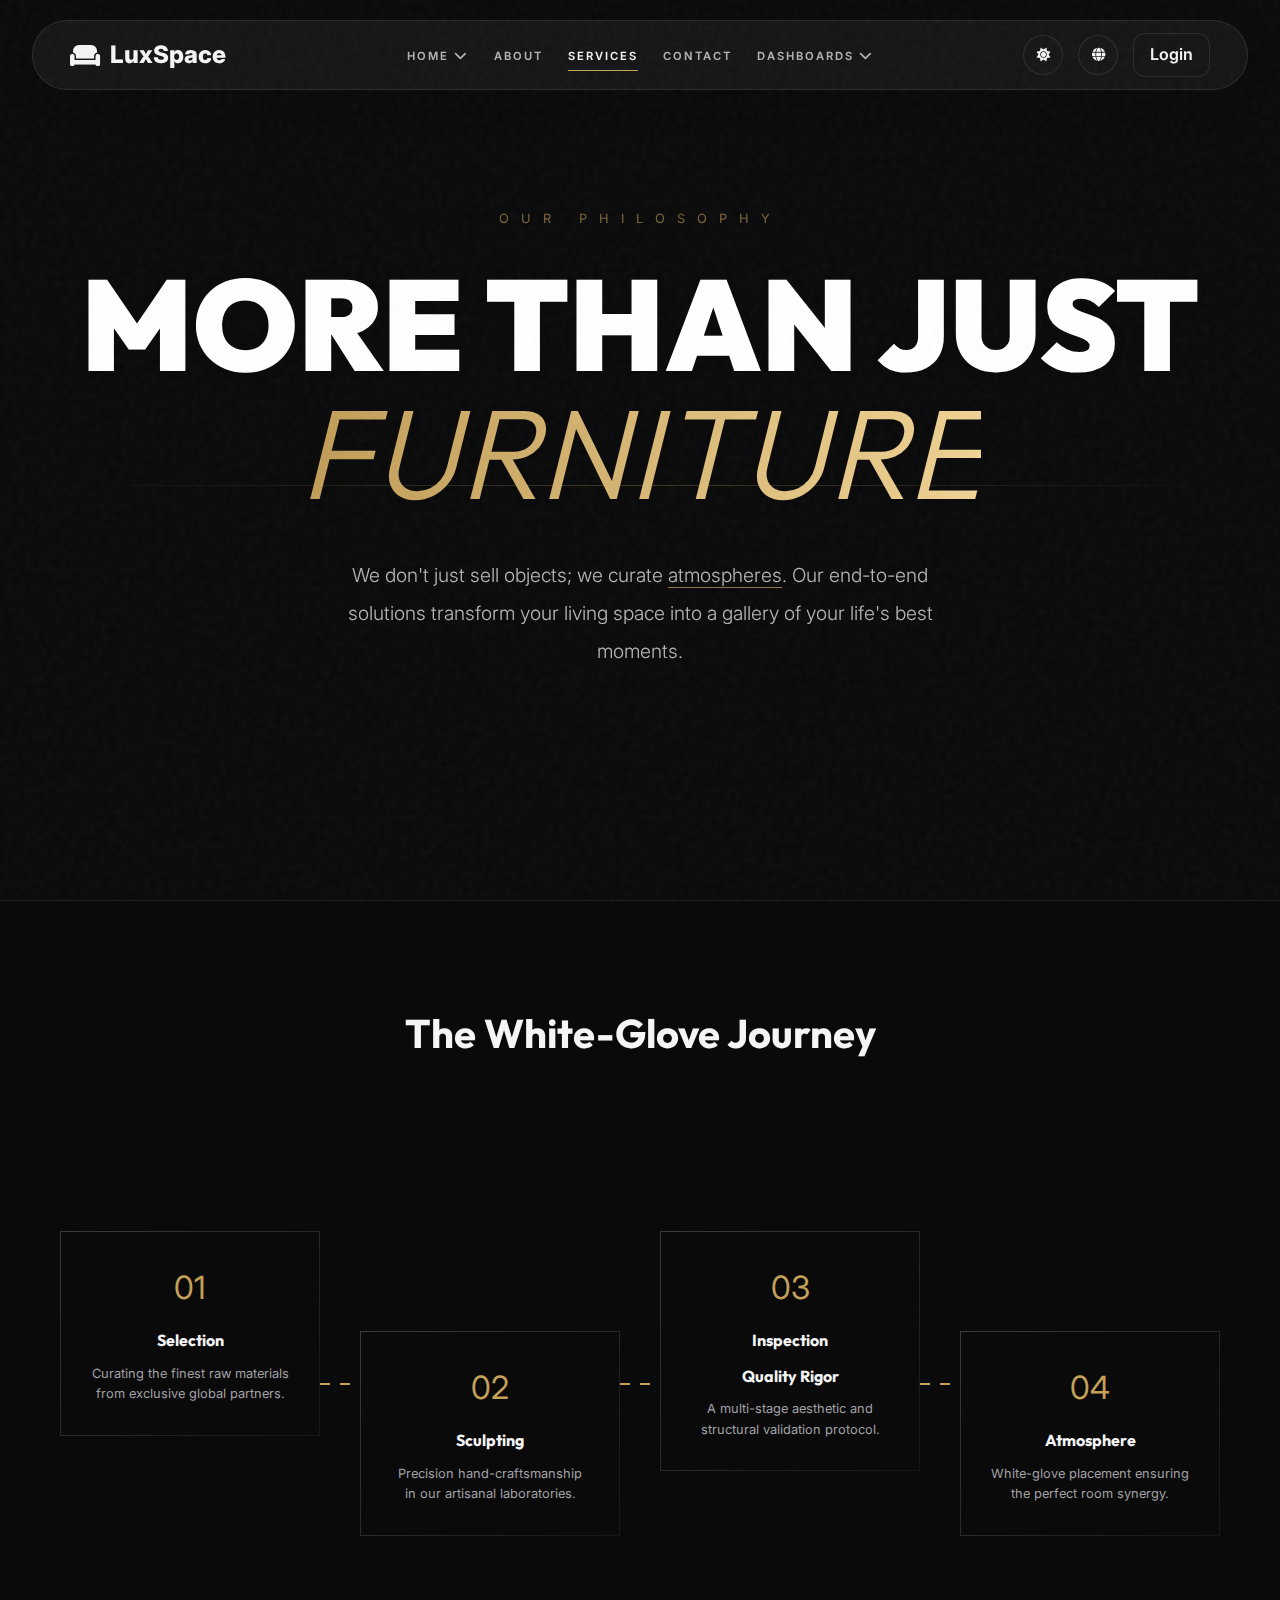
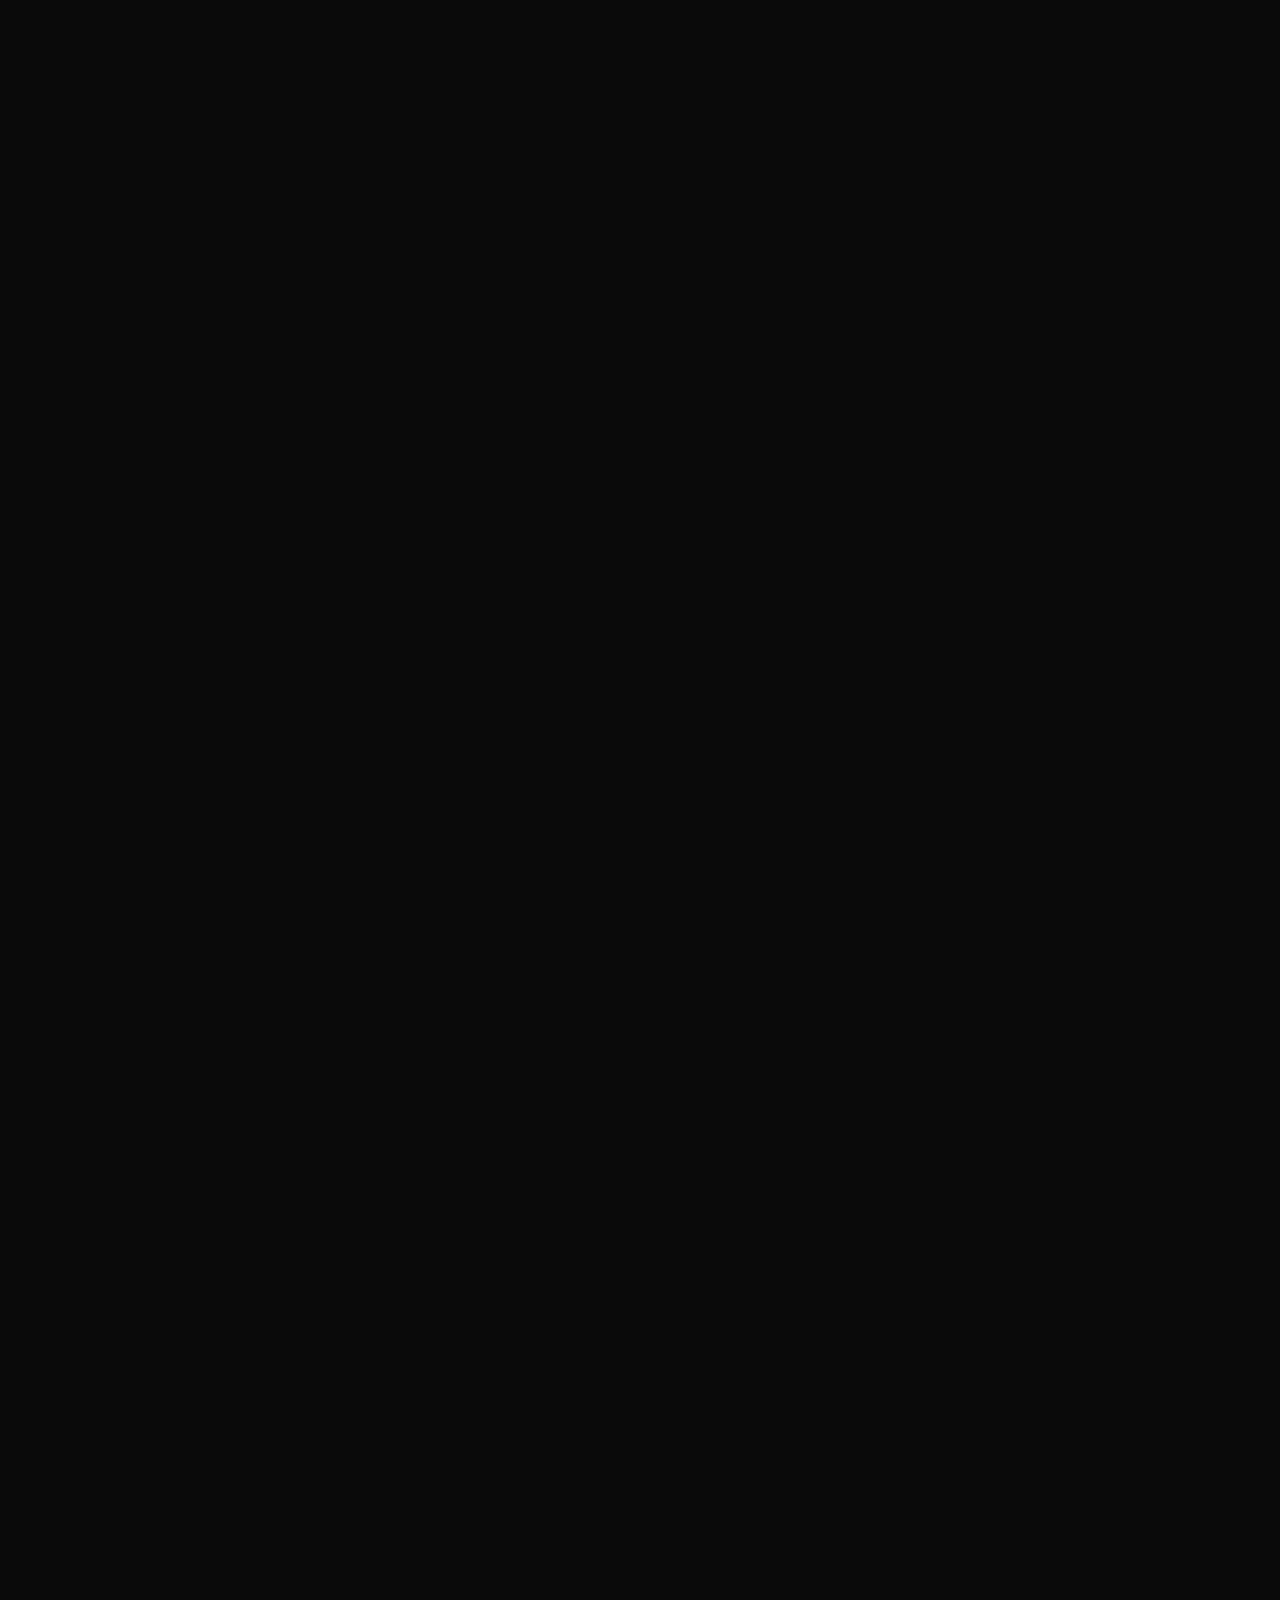
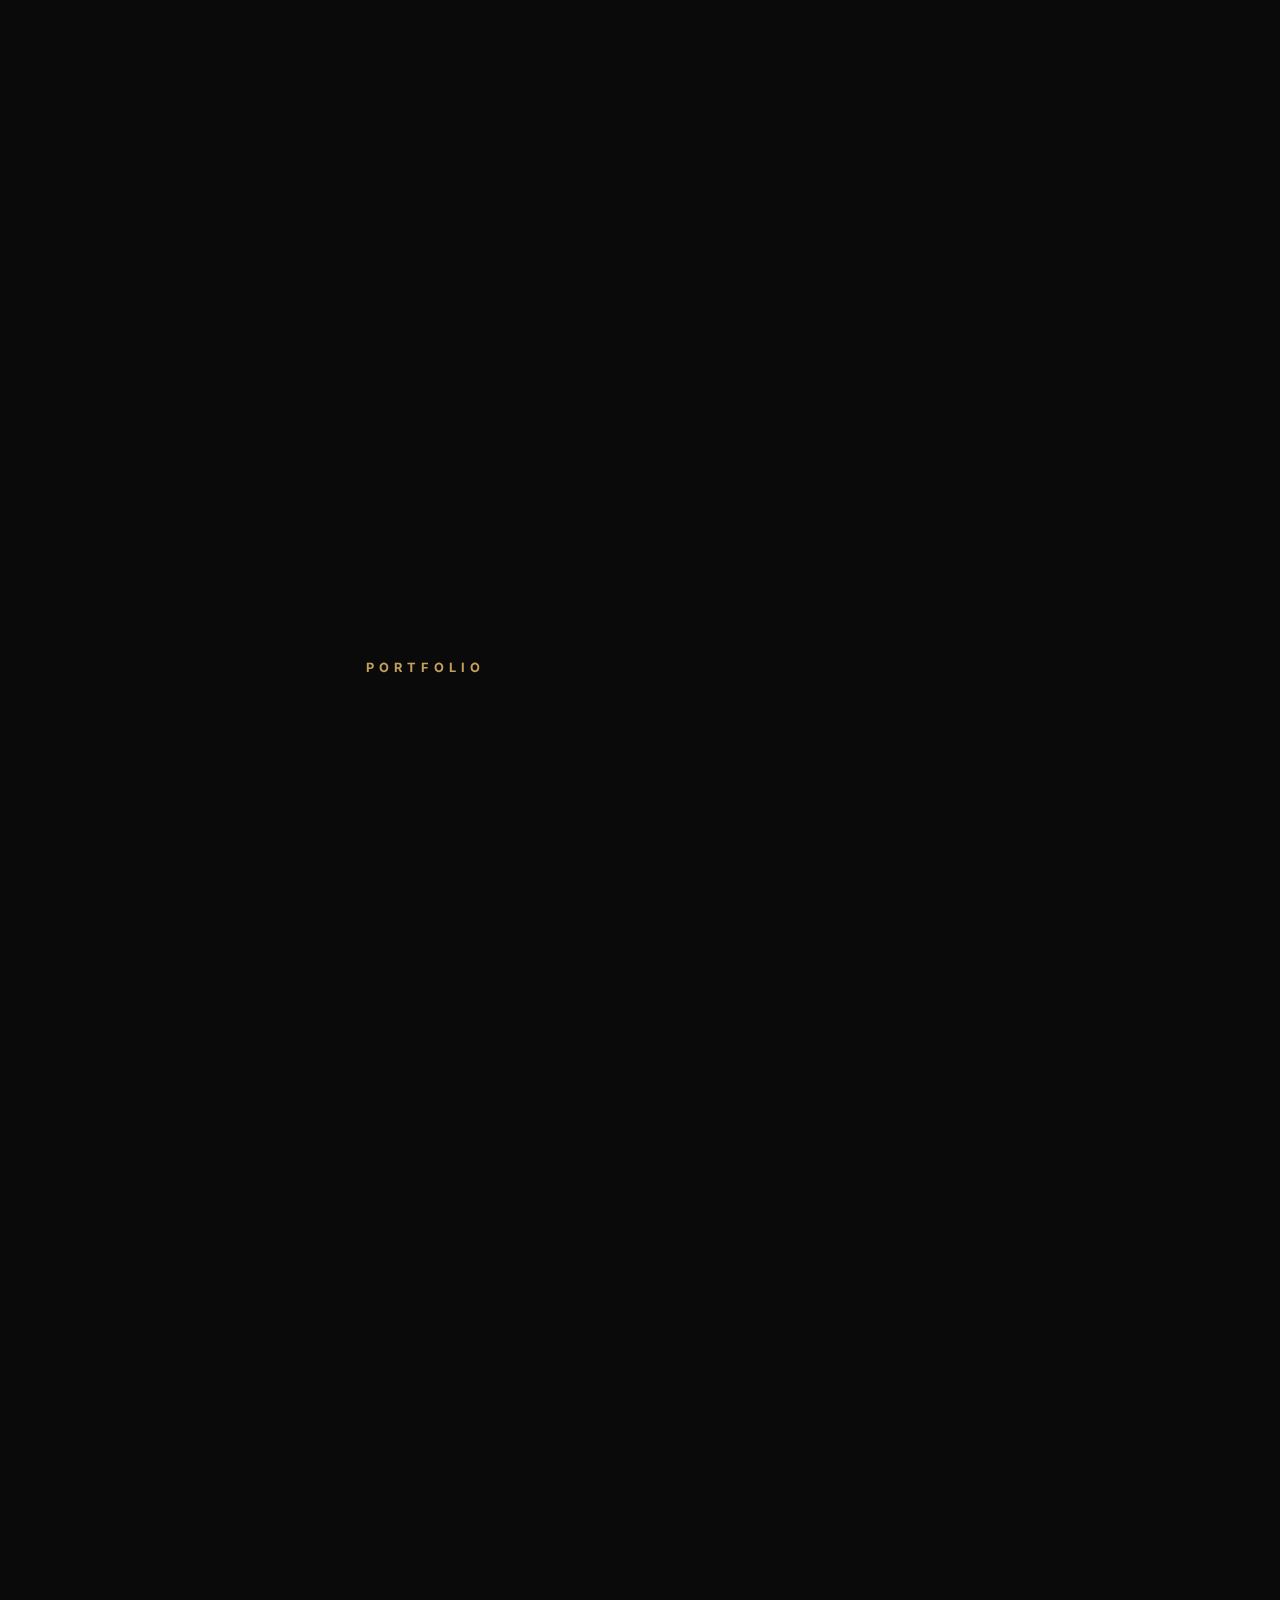
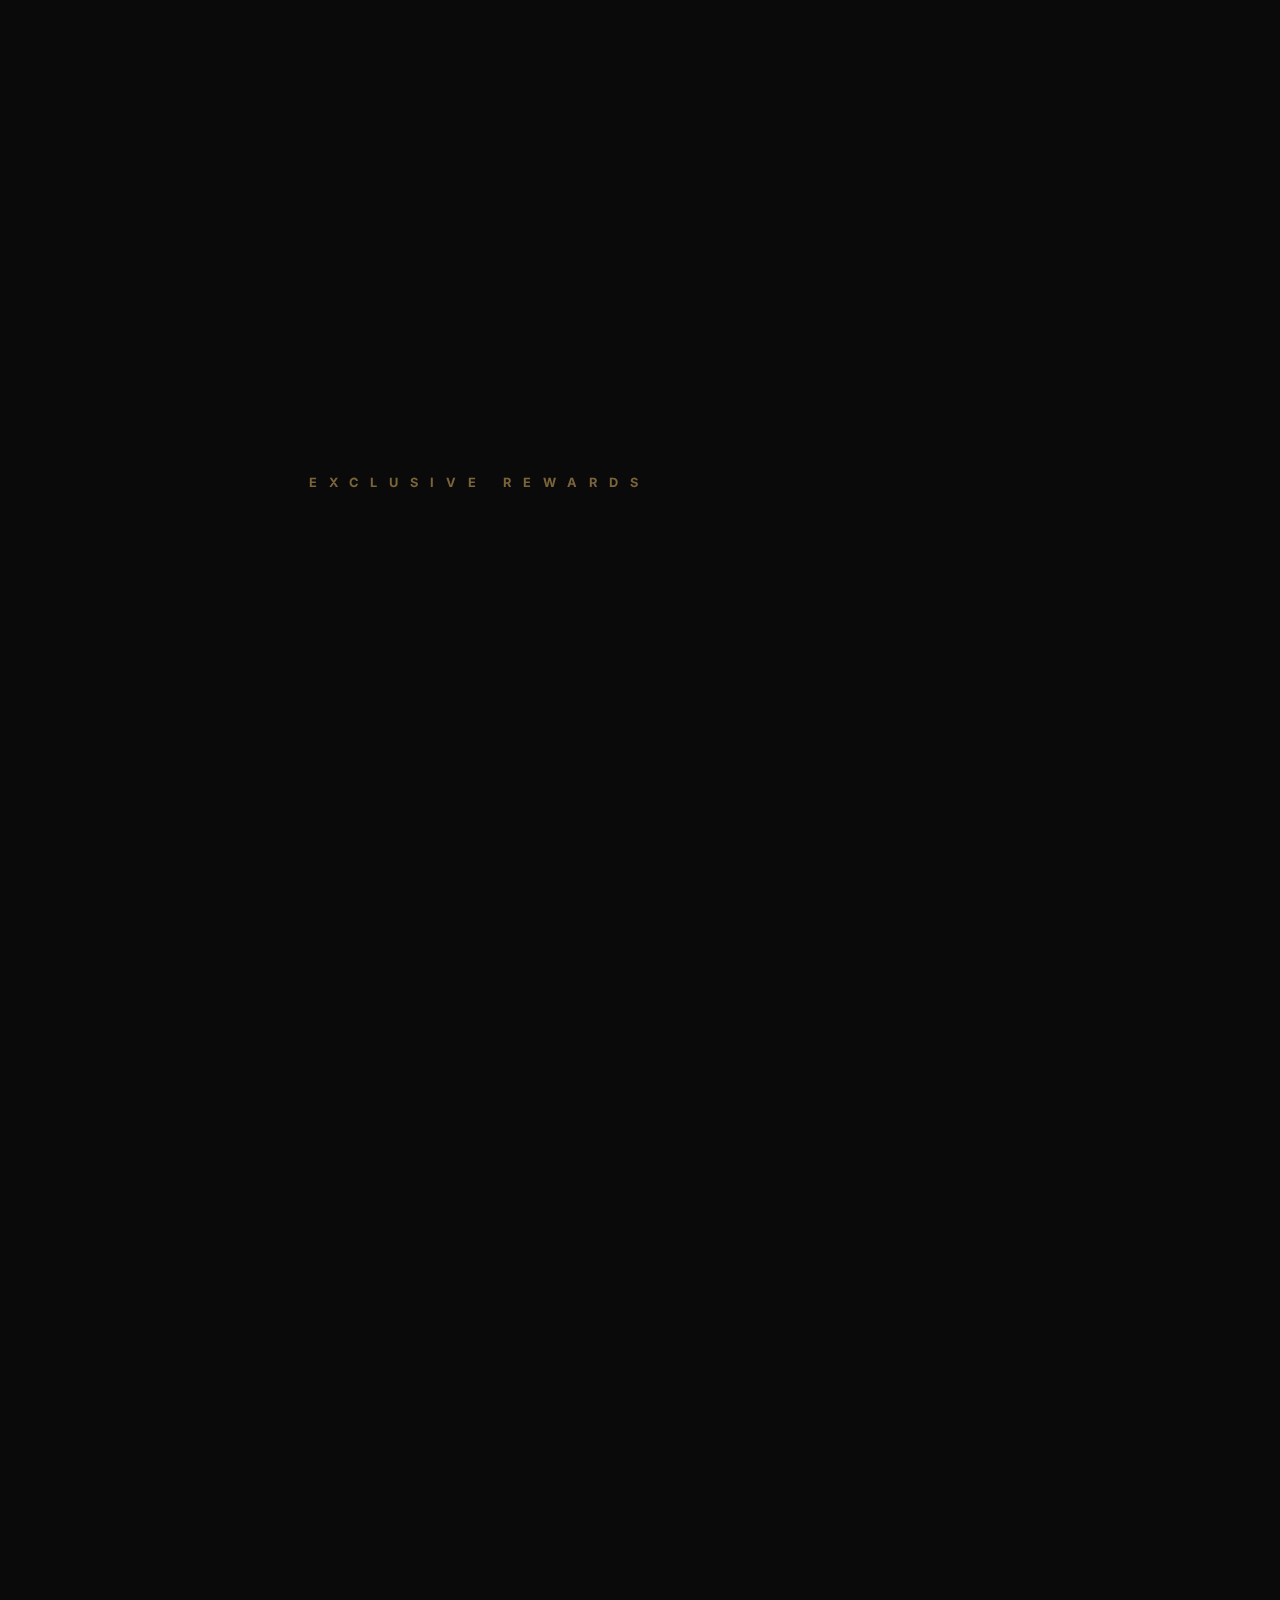
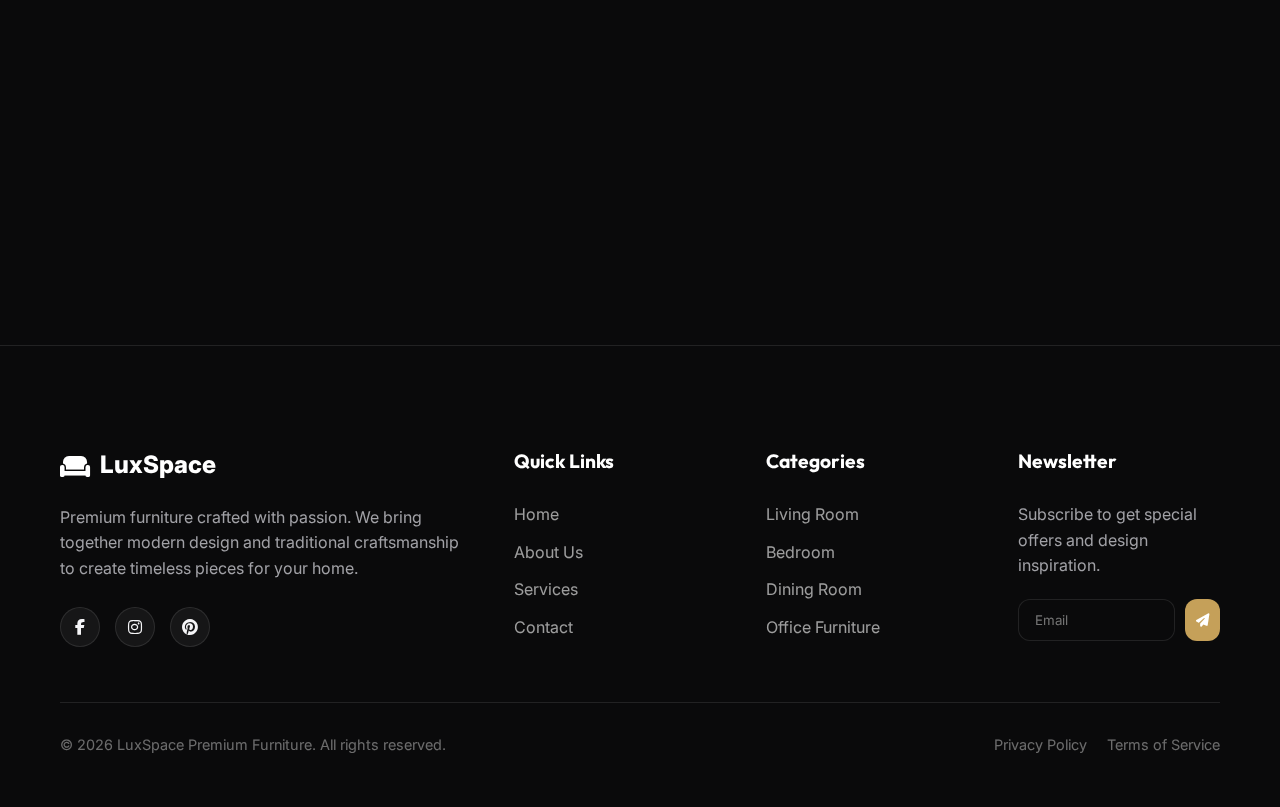
<file: services.html>
<!DOCTYPE html>
<html lang="en" dir="ltr">

<head>
    <meta charset="UTF-8">
    <meta name="viewport" content="width=device-width, initial-scale=1.0">
    <title>Our Services | LuxSpace</title>
    <link rel="stylesheet" href="style.css">
    <link rel="stylesheet" href="https://cdnjs.cloudflare.com/ajax/libs/font-awesome/6.4.0/css/all.min.css">
</head>

<body>
    <!-- Liquid Background -->
    <div class="bg-blobs">
        <div class="blob"></div>
        <div class="blob"></div>
        <div class="blob"></div>
    </div>
    <div class="bg-grid"></div>

    <nav class="navbar">
        <div class="container">
            <a href="index.html" class="logo"><i class="fas fa-couch"></i> LuxSpace</a>
            <!-- Mobile Menu Toggle -->
            <button id="menu-toggle" class="toggle-btn" style="margin-right: 15px;">
                <i class="fas fa-bars"></i>
            </button>
            <ul class="nav-links">
                <li style="position: relative;">
                    <a href="#" class="nav-link dropdown-toggle">Home <i class="fas fa-chevron-down"
                            style="font-size: 0.8rem;"></i></a>
                    <ul class="dropdown-menu">
                        <li><a href="index.html">Home 1</a></li>
                        <li><a href="home2.html">Home 2</a></li>
                    </ul>
                </li>
                <li><a href="about.html" class="nav-link">About</a></li>
                <li><a href="services.html" class="nav-link active">Services</a></li>
                <li><a href="contact.html" class="nav-link">Contact</a></li>
                <li style="position: relative;">
                    <a href="#" class="nav-link dropdown-toggle">Dashboards <i class="fas fa-chevron-down"
                            style="font-size: 0.8rem;"></i></a>
                    <ul class="dropdown-menu">
                        <li><a href="dashboard-user.html">User Panel</a></li>
                        <li><a href="dashboard-admin.html">Admin Panel</a></li>
                    </ul>
                </li>
                <li class="mobile-nav-item"
                    style="border-top: 1px solid var(--border); margin-top: 20px; padding-top: 20px;">
                    <div
                        style="display: flex; flex-wrap: wrap; align-items: center; justify-content: space-between; gap: 20px;">
                        <div style="display: flex; gap: 15px;">
                            <button class="toggle-btn theme-toggle"
                                style="width: 45px; height: 45px; border-radius: 50%; border: 1px solid var(--border); display: flex; align-items: center; justify-content: center; background: var(--bg-main); color: var(--text-main); font-size: 1.2rem;"><i
                                    class="fas fa-moon"></i></button>
                            <button class="toggle-btn rtl-toggle"
                                style="width: 45px; height: 45px; border-radius: 50%; border: 1px solid var(--border); display: flex; align-items: center; justify-content: center; background: var(--bg-main); color: var(--text-main); font-size: 1.2rem;"><i
                                    class="fas fa-globe"></i></button>
                        </div>
                        <a href="login.html" class="btn btn-primary"
                            style="flex: 1; min-width: 120px; text-align: center; padding: 12px 20px;">Login</a>
                    </div>
                </li>
            </ul>
            <div class="nav-actions">
                <button class="toggle-btn theme-toggle" title="Toggle Theme"><i class="fas fa-moon"></i></button>
                <button class="toggle-btn rtl-toggle" title="Toggle RTL"><i class="fas fa-globe"></i></button>
                <a href="login.html" class="btn btn-outline" style="padding: 8px 16px;">Login</a>
            </div>
        </div>
    </nav>

    <header class="hero"
        style="height: 70vh; background: var(--secondary); color: white; position: relative; overflow: hidden; display: flex; align-items: center; justify-content: center;">
        <div class="container text-center" style="position: relative; z-index: 5;">
            <!-- Floating Creative Badge -->

            <span class="text-primary reveal"
                style="letter-spacing: 12px; text-transform: uppercase; font-size: 0.8rem; margin-bottom: 30px; display: block; opacity: 0.6;">Our
                Philosophy</span>

            <h1 class="hero-title reveal" style="font-size: clamp(3.5rem, 12vw, 8rem); line-height: 1; color: white;">
                More Than Just
                <br>
                <span class="creative-text"
                    style="background: linear-gradient(90deg, #c5a059, #f5d797, #c5a059); background-size: 200% auto; -webkit-background-clip: text; background-clip: text; -webkit-text-fill-color: transparent; animation: textShine 4s linear infinite; font-style: italic; font-weight: 300;">Furniture</span>
            </h1>

            <p class="reveal"
                style="max-width: 650px; margin: 40px auto; opacity: 0.7; font-size: 1.2rem; line-height: 2; font-family: 'Inter'; font-weight: 300;">
                We don't just sell objects; we curate <span
                    style="color: white; border-bottom: 1px solid var(--primary);">atmospheres</span>. Our end-to-end
                solutions transform
                your living space into a gallery of your life's best moments.
            </p>

            <div
                style="position: absolute; width: 100%; height: 1px; background: linear-gradient(90deg, transparent, var(--primary), transparent); top: 55%; left: 0; z-index: -1; opacity: 0.3; animation: scanLine 6s cubic-bezier(0.4, 0, 0.2, 1) infinite;">
            </div>
        </div>

        <!-- Blueprint Grid Decorative -->
        <div
            style="position: absolute; inset: 0; background-image: radial-gradient(var(--primary) 1px, transparent 1px); background-size: 80px 80px; opacity: 0.05; pointer-events: none;">
        </div>

        <style>
            @keyframes drift {
                0% {
                    transform: translate(0, 0) scale(1);
                }

                100% {
                    transform: translate(5%, 5%) scale(1.1);
                }
            }

            @keyframes textShine {
                to {
                    background-position: 200% center;
                }
            }

            @keyframes pulseBadge {
                0% {
                    transform: scale(1);
                    box-shadow: 0 0 5px var(--primary);
                }

                50% {
                    transform: scale(1.2);
                    box-shadow: 0 0 20px var(--primary);
                }

                100% {
                    transform: scale(1);
                    box-shadow: 0 0 5px var(--primary);
                }
            }

            @keyframes scanLine {
                0% {
                    top: 0%;
                    opacity: 0;
                }

                10% {
                    opacity: 0.3;
                }

                90% {
                    opacity: 0.3;
                }

                100% {
                    top: 100%;
                    opacity: 0;
                }
            }
        </style>
    </header>

    <!-- Creative Service Blueprint -->
    <section class="section" style="background: var(--bg-main); border-top: 1px solid var(--border);">
        <div class="container text-center">
            <h2 class="section-title reveal active">The White-Glove Journey</h2>
            <div style="position: relative; margin-top: 100px; padding: 50px 0;">
                <div
                    style="position: absolute; top: 50%; left: 0; width: 100%; height: 2px; background: repeating-linear-gradient(to right, var(--primary) 0, var(--primary) 10px, transparent 10px, transparent 20px); z-index: 1;">
                </div>

                <div class="journey-grid" style="position: relative; z-index: 2;">
                    <div class="reveal active">
                        <div class="glass-box" style="padding: 30px; border-radius: 30px; background: var(--bg-main);">
                            <div style="font-size: 2rem; color: var(--primary); margin-bottom: 15px;">01</div>
                            <h4 style="margin-bottom: 10px;">Selection</h4>
                            <p style="font-size: 0.8rem; color: var(--text-muted);">Curating the finest raw materials
                                from exclusive global partners.</p>
                        </div>
                    </div>
                    <div class="reveal active" style="margin-top: 100px;">
                        <div class="glass-box" style="padding: 30px; border-radius: 30px; background: var(--bg-main);">
                            <div style="font-size: 2rem; color: var(--primary); margin-bottom: 15px;">02</div>
                            <h4 style="margin-bottom: 10px;">Sculpting</h4>
                            <p style="font-size: 0.8rem; color: var(--text-muted);">Precision hand-craftsmanship in our
                                artisanal laboratories.</p>
                        </div>
                    </div>
                    <div class="reveal active">
                        <div class="glass-box" style="padding: 30px; border-radius: 30px; background: var(--bg-main);">
                            <div style="font-size: 2rem; color: var(--primary); margin-bottom: 15px;">03</div>
                            <h4 style="margin-bottom: 10px;">Inspection</h4>
                            <h4 style="margin-bottom: 10px;">Quality Rigor</h4>
                            <p style="font-size: 0.8rem; color: var(--text-muted);">A multi-stage aesthetic and
                                structural validation protocol.</p>
                        </div>
                    </div>
                    <div class="reveal active" style="margin-top: 100px;">
                        <div class="glass-box" style="padding: 30px; border-radius: 30px; background: var(--bg-main);">
                            <div style="font-size: 2rem; color: var(--primary); margin-bottom: 15px;">04</div>
                            <h4 style="margin-bottom: 10px;">Atmosphere</h4>
                            <p style="font-size: 0.8rem; color: var(--text-muted);">White-glove placement ensuring the
                                perfect room synergy.</p>
                        </div>
                    </div>
                </div>
            </div>
        </div>
    </section>
    <div class="container">
        <div class="services-grid" style="grid-template-columns: 1fr; gap: 100px;">
            <!-- Service 1 -->
            <div class="service-item-grid">
                <div class="reveal">
                    <img src="Assets/delivery.jpg" alt="Delivery Service"
                        style="width: 100%; border-radius: var(--radius); box-shadow: var(--shadow);">
                </div>
                <div class="reveal">
                    <span class="text-primary"
                        style="font-weight: 700; text-transform: uppercase; letter-spacing: 2px;">Premium
                        Logistics</span>
                    <h2 style="font-size: 2.5rem; margin: 15px 0;">White-Glove Delivery</h2>
                    <p style="color: var(--text-muted); margin-bottom: 25px;">Our specialized delivery team doesn't
                        just drop off boxes. We bring the furniture into your room of choice, assemble it perfectly,
                        and remove all packaging materials, leaving your home ready to enjoy.</p>
                    <button class="btn btn-primary">Learn about Shipping</button>
                </div>
            </div>

            <!-- Service 2 -->
            <div class="service-item-grid">
                <div class="reveal" style="order: 2;">
                    <img src="Assets/warranty.jpg" alt="Warranty Service"
                        style="width: 100%; border-radius: var(--radius); box-shadow: var(--shadow);">
                </div>
                <div class="reveal" style="order: 1;">
                    <span class="text-primary"
                        style="font-weight: 700; text-transform: uppercase; letter-spacing: 2px;">Peace of
                        Mind</span>
                    <h2 style="font-size: 2.5rem; margin: 15px 0;">5-Year Performance Warranty</h2>
                    <p style="color: var(--text-muted); margin-bottom: 25px;">We stand by the quality of our
                        craftsmanship. Every piece of LuxSpace furniture comes with a comprehensive 5-year warranty
                        covering structural integrity, hardware, and manufacturing defects.</p>
                    <ul style="color: var(--text-muted); margin-bottom: 25px;">
                        <li><i class="fas fa-check text-primary"></i> Structural Repair</li>
                        <li><i class="fas fa-check text-primary"></i> Hardware Replacement</li>
                        <li><i class="fas fa-check text-primary"></i> Easy Claims Process</li>
                    </ul>
                </div>
            </div>

            <!-- Service 3 (Enhanced Design Consultation) -->
            <div class="service-item-grid" style="padding: 50px 0;">
                <div class="reveal" style="position: relative;">
                    <!-- Creative Moodboard Container -->
                    <div
                        style="background: var(--bg-alt); height: 450px; border-radius: 40px; position: relative; overflow: hidden; display: flex; align-items: center; justify-content: center; border: 1px solid var(--border);">
                        <!-- Blueprint Grid Background -->
                        <div
                            style="position: absolute; inset: 0; background-image: linear-gradient(var(--border) 1px, transparent 1px), linear-gradient(90deg, var(--border) 1px, transparent 1px); background-size: 30px 30px; opacity: 0.1;">
                        </div>

                        <!-- Floating Material Sample 1 -->
                        <div class="reveal Moodboard-Item"
                            style="position: absolute; top: 15%; left: 10%; width: 120px; height: 160px; background: url('Assets/product1.jpg') center/cover; border-radius: 15px; box-shadow: 0 10px 30px rgba(0,0,0,0.1); transform: rotate(-10deg); z-index: 2;">
                        </div>

                        <!-- Floating Material Sample 2 -->
                        <div class="reveal Moodboard-Item"
                            style="position: absolute; bottom: 15%; right: 10%; width: 140px; height: 180px; background: url('Assets/hero2.jpg') center/cover; border-radius: 15px; box-shadow: 0 10px 30px rgba(0,0,0,0.1); transform: rotate(8deg); z-index: 2;">
                        </div>

                        <!-- Color Palette -->
                        <div
                            style="position: absolute; bottom: 40px; left: 40px; display: flex; gap: 10px; z-index: 3;">
                            <div
                                style="width: 25px; height: 25px; border-radius: 50%; background: #c5a059; border: 2px solid white;">
                            </div>
                            <div
                                style="width: 25px; height: 25px; border-radius: 50%; background: #1d1d1f; border: 2px solid white;">
                            </div>
                            <div
                                style="width: 25px; height: 25px; border-radius: 50%; background: #f5f5f7; border: 2px solid white;">
                            </div>
                            <div
                                style="width: 25px; height: 25px; border-radius: 50%; background: #86868b; border: 2px solid white;">
                            </div>
                        </div>

                        <!-- Main Label -->
                        <div class="glass-box"
                            style="padding: 30px 50px; border-radius: 100px; text-align: center; z-index: 5;">
                            <i class="fas fa-pen-nib"
                                style="font-size: 2rem; color: var(--primary); margin-bottom: 20px; display: block;"></i>
                            <h3 style="font-size: 1.2rem; white-space: nowrap;">Interior Design Consultation</h3>
                        </div>
                    </div>

                    <style>
                        .Moodboard-Item {
                            animation: floatMood 6s ease-in-out infinite alternate;
                        }

                        @keyframes floatMood {
                            from {
                                transform: translateY(0) rotate(-5deg);
                            }

                            to {
                                transform: translateY(-20px) rotate(5deg);
                            }
                        }
                    </style>
                </div>
                <div class="reveal">
                    <span class="text-primary"
                        style="font-weight: 700; text-transform: uppercase; letter-spacing: 5px; font-size: 0.8rem; margin-bottom: 20px; display: block;">Design
                        Experts</span>
                    <h2 style="font-size: 3rem; line-height: 1.1; margin-bottom: 25px;">Curated <br><span
                            class="italic text-primary" style="font-weight: 300;">For You</span></h2>
                    <p style="color: var(--text-muted); margin-bottom: 40px; font-size: 1.1rem; line-height: 1.8;">Not
                        sure which colors or styles fit your space? Our professional interior designers are here to
                        help. We offer free 1-hour consultations to help you visualize your dream home through immersive
                        moodboards and palette explorations.</p>
                    <button class="btn btn-outline"
                        style="border-radius: 100px; padding: 15px 40px; border-width: 2px;">Book Consultation</button>

                    <div style="margin-top: 40px; display: flex; gap: 30px; opacity: 0.6;">
                        <div style="text-align: center;">
                            <h4 style="font-size: 1.5rem; margin-bottom: 5px;">2k+</h4>
                            <p style="font-size: 0.7rem; text-transform: uppercase; letter-spacing: 1px;">Spaces Styled
                            </p>
                        </div>
                        <div style="text-align: center;">
                            <h4 style="font-size: 1.5rem; margin-bottom: 5px;">15</h4>
                            <p style="font-size: 0.7rem; text-transform: uppercase; letter-spacing: 1px;">Elite
                                Designers</p>
                        </div>
                    </div>
                </div>
            </div>

            <!-- Case Studies (New Section) -->
            <div style="margin-top: 150px;">
                <div style="text-align: center; margin-bottom: 60px;">
                    <span class="text-primary"
                        style="letter-spacing: 5px; text-transform: uppercase; font-size: 0.8rem; font-weight: 700;">Portfolio</span>
                    <h2 class="section-title reveal">Transformative <span class="text-primary">Spaces</span></h2>
                </div>
                <div class="case-study-grid">
                    <div class="reveal"
                        style="position: relative; border-radius: 30px; overflow: hidden; height: 500px;">
                        <img src="Assets/hero1.jpg" alt="Villa Project"
                            style="width: 100%; height: 100%; object-fit: cover;">
                        <div
                            style="position: absolute; inset: 0; background: linear-gradient(to top, rgba(0,0,0,0.8), transparent); padding: 40px; display: flex; flex-direction: column; justify-content: flex-end; color: white;">
                            <h3 style="margin-bottom: 10px;">The Glass Villa</h3>
                            <p style="font-size: 0.9rem; opacity: 0.8; margin-bottom: 20px;">A full-service integration
                                of 45 custom pieces for a minimalist residence in Santorini.</p>
                            <a href="#" class="nav-link"
                                style="color: var(--primary); text-transform: none; letter-spacing: 0;">Read Case Study
                                <i class="fas fa-arrow-right"></i></a>
                        </div>
                    </div>
                    <div class="reveal"
                        style="position: relative; border-radius: 30px; overflow: hidden; height: 500px;">
                        <img src="Assets/hero2.jpg" alt="Penthouse Project"
                            style="width: 100%; height: 100%; object-fit: cover;">
                        <div
                            style="position: absolute; inset: 0; background: linear-gradient(to top, rgba(0,0,0,0.8), transparent); padding: 40px; display: flex; flex-direction: column; justify-content: flex-end; color: white;">
                            <h3 style="margin-bottom: 10px;">Manhattan Loft</h3>
                            <p style="font-size: 0.9rem; opacity: 0.8; margin-bottom: 20px;">Transforming an industrial
                                space into a warm, velvet-draped acoustic sanctuary.</p>
                            <a href="#" class="nav-link"
                                style="color: var(--primary); text-transform: none; letter-spacing: 0;">Read Case Study
                                <i class="fas fa-arrow-right"></i></a>
                        </div>
                    </div>
                </div>
            </div>

            <!-- Global Stats (New Section) -->
            <div class="reveal global-stats-grid">
                <div>
                    <div class="counter" data-target="98" data-suffix="%"
                        style="font-size: 3rem; font-weight: 800; color: var(--primary);">0%</div>
                    <p style="opacity: 0.6; font-size: 0.8rem; text-transform: uppercase; letter-spacing: 2px;">On-Time
                        Delivery</p>
                </div>
                <div>
                    <div class="counter" data-target="140" data-suffix="+"
                        style="font-size: 3rem; font-weight: 800; color: var(--primary);">0+</div>
                    <p style="opacity: 0.6; font-size: 0.8rem; text-transform: uppercase; letter-spacing: 2px;">Cities
                        Served</p>
                </div>
                <div>
                    <div class="counter" data-target="12000" data-suffix="k"
                        style="font-size: 3rem; font-weight: 800; color: var(--primary);">0k</div>
                    <p style="opacity: 0.6; font-size: 0.8rem; text-transform: uppercase; letter-spacing: 2px;">Custom
                        Builds</p>
                </div>
                <div>
                    <div style="font-size: 3rem; font-weight: 800; color: var(--primary);">24/7</div>
                    <p style="opacity: 0.6; font-size: 0.8rem; text-transform: uppercase; letter-spacing: 2px;">
                        Concierge Support</p>
                </div>
            </div>

            <!-- LuxSpace Membership Tiers (Elite Reimagining) -->
            <div style="margin-top: 150px;">
                <div style="text-align: center; margin-bottom: 80px;">
                    <span class="text-primary"
                        style="letter-spacing: 12px; text-transform: uppercase; font-size: 0.8rem; font-weight: 700; opacity: 0.6;">Exclusive
                        Rewards</span>
                    <h2 class="section-title reveal" style="font-size: 3.5rem;">Access <span class="outline-text"
                            style="-webkit-text-stroke: 1px var(--text-main);">Tiers</span></h2>
                </div>

                <div class="tiers-grid">
                    <!-- Standard Tier (The Nomad) -->
                    <div class="reveal tier-card"
                        style="background: var(--bg-alt); padding: 60px 50px; border-radius: 40px; border: 1px solid var(--border); position: relative; overflow: hidden; transition: var(--transition);">
                        <!-- Decor -->
                        <div
                            style="position: absolute; top: -100px; left: -100px; width: 200px; height: 200px; background: var(--primary); opacity: 0.05; border-radius: 50%; filter: blur(50px);">
                        </div>

                        <div style="position: relative; z-index: 2;">
                            <span
                                style="font-size: 0.7rem; letter-spacing: 3px; color: var(--text-muted); text-transform: uppercase;">Credential
                                01</span>
                            <h3 style="font-size: 2.2rem; margin: 10px 0 30px;">Member <br><span
                                    class="text-primary">Standard</span></h3>

                            <div style="font-size: 4rem; font-weight: 800; margin-bottom: 40px; letter-spacing: -2px;">
                                $0 <span style="font-size: 1rem; font-weight: 400; letter-spacing: 0; opacity: 0.5;">/
                                    lifelong</span></div>

                            <ul style="list-style: none; padding: 0; margin-bottom: 50px;">
                                <li
                                    style="margin-bottom: 15px; display: flex; align-items: center; gap: 15px; font-size: 1rem; color: var(--text-muted);">
                                    <div style="width: 20px; height: 1px; background: var(--primary);"></div> Global
                                    Catalogue Access
                                </li>
                                <li
                                    style="margin-bottom: 15px; display: flex; align-items: center; gap: 15px; font-size: 1rem; color: var(--text-muted);">
                                    <div style="width: 20px; height: 1px; background: var(--primary);"></div> Standard
                                    Performance Warranty
                                </li>
                                <li
                                    style="margin-bottom: 15px; display: flex; align-items: center; gap: 15px; font-size: 1rem; color: var(--text-muted);">
                                    <div style="width: 20px; height: 1px; background: var(--primary);"></div>
                                    Member-Only Seasonal Previews
                                </li>
                            </ul>

                            <button class="btn btn-outline"
                                style="width: 100%; border-radius: 100px; padding: 18px;">Initiate Account</button>
                        </div>
                    </div>

                    <!-- Black Tier (The Sovereign) -->
                    <div class="reveal tier-card"
                        style="background: #000; color: white; padding: 60px 50px; border-radius: 40px; border: 1px solid rgba(197, 160, 89, 0.3); position: relative; overflow: hidden; transition: var(--transition); box-shadow: 0 40px 80px rgba(0,0,0,0.4);">
                        <!-- Premium Texture & Light Effects -->
                        <div
                            style="position: absolute; inset: 0; background: radial-gradient(circle at 0% 0%, rgba(197, 160, 89, 0.15) 0%, transparent 50%);">
                        </div>
                        <div
                            style="position: absolute; bottom: -20%; right: -10%; width: 300px; height: 300px; background: var(--primary); opacity: 0.1; filter: blur(100px);">
                        </div>
                        <div class="shimmer-effect"></div>

                        <div style="position: relative; z-index: 2;">
                            <div style="display: flex; justify-content: space-between; align-items: flex-start;">
                                <span
                                    style="font-size: 0.7rem; letter-spacing: 3px; color: var(--primary); text-transform: uppercase;">Credential
                                    02</span>
                                <div
                                    style="background: var(--primary); color: black; padding: 5px 15px; border-radius: 100px; font-size: 0.6rem; font-weight: 800; letter-spacing: 2px;">
                                    ELITE</div>
                            </div>

                            <h3 style="font-size: 2.2rem; margin: 10px 0 30px;">Member <br><span
                                    style="color: var(--primary);">Black</span></h3>

                            <div
                                style="font-size: 4rem; font-weight: 800; margin-bottom: 40px; letter-spacing: -2px; color: var(--primary);">
                                $199 <span
                                    style="font-size: 1rem; font-weight: 400; letter-spacing: 0; opacity: 0.5; color: white;">/
                                    annual</span></div>

                            <ul style="list-style: none; padding: 0; margin-bottom: 50px;">
                                <li
                                    style="margin-bottom: 15px; display: flex; align-items: center; gap: 15px; font-size: 1rem; opacity: 0.9;">
                                    <div style="width: 25px; height: 1px; background: var(--primary);"></div>
                                    <b>Complementary White-Glove</b>
                                </li>
                                <li
                                    style="margin-bottom: 15px; display: flex; align-items: center; gap: 15px; font-size: 1rem; opacity: 0.9;">
                                    <div style="width: 25px; height: 1px; background: var(--primary);"></div> Unlimited
                                    Design Concierge
                                </li>
                                <li
                                    style="margin-bottom: 15px; display: flex; align-items: center; gap: 15px; font-size: 1rem; opacity: 0.9;">
                                    <div style="width: 25px; height: 1px; background: var(--primary);"></div> VIP
                                    Collection Early Access
                                </li>
                            </ul>

                            <button class="btn btn-primary"
                                style="width: 100%; border-radius: 100px; padding: 18px; background: var(--primary); color: black; border: none; font-weight: 700;">Acquire
                                Sovereignty</button>
                        </div>

                        <!-- Carbon Fiber Pattern Overlay -->
                        <div
                            style="position: absolute; inset: 0; opacity: 0.03; pointer-events: none; background-image: radial-gradient(white 0.5px, transparent 0.5px); background-size: 10px 10px;">
                        </div>
                    </div>
                </div>

                <style>
                    .tier-card:hover {
                        transform: translateY(-15px);
                    }

                    .shimmer-effect {
                        position: absolute;
                        top: 0;
                        left: -100%;
                        width: 50%;
                        height: 100%;
                        background: linear-gradient(90deg,
                                transparent,
                                rgba(255, 255, 255, 0.05),
                                transparent);
                        transform: skewX(-25deg);
                        animation: shimmerTier 4s infinite;
                    }

                    @keyframes shimmerTier {
                        0% {
                            left: -100%;
                        }

                        20% {
                            left: 150%;
                        }

                        100% {
                            left: 150%;
                        }
                    }
                </style>
            </div>
        </div>

        <!-- FAQ Section (New) -->
        <div style="margin-top: 150px; max-width: 800px; margin-left: auto; margin-right: auto;">
            <h2 class="section-title reveal text-center" style="width: 100%; margin-bottom: 60px;">Service <span
                    class="text-primary">FAQ</span></h2>
            <div class="reveal" style="display: flex; flex-direction: column; gap: 20px;">
                <details
                    style="background: var(--bg-alt); padding: 30px; border-radius: 20px; cursor: pointer; border: 1px solid var(--border);">
                    <summary
                        style="font-weight: 700; font-size: 1.1rem; list-style: none; display: flex; justify-content: space-between; align-items: center;">
                        Do you offer international white-glove delivery?
                        <i class="fas fa-plus" style="font-size: 0.8rem; color: var(--primary);"></i>
                    </summary>
                    <p style="margin-top: 20px; color: var(--text-muted);">Yes, we have specialized teams in all major
                        global hubs. For locations outside our primary zones, we partner with certified luxury logistics
                        providers to ensure the same level of care.</p>
                </details>
                <details
                    style="background: var(--bg-alt); padding: 30px; border-radius: 20px; cursor: pointer; border: 1px solid var(--border);">
                    <summary
                        style="font-weight: 700; font-size: 1.1rem; list-style: none; display: flex; justify-content: space-between; align-items: center;">
                        Can I customize the dimensions of a standard piece?
                        <i class="fas fa-plus" style="font-size: 0.8rem; color: var(--primary);"></i>
                    </summary>
                    <p style="margin-top: 20px; color: var(--text-muted);">Absolutely. Through our Atelier Service,
                        almost every piece in our collection can be tailored to your specific dimensional requirements,
                        within structural safety limits.</p>
                </details>
                <details
                    style="background: var(--bg-alt); padding: 30px; border-radius: 20px; cursor: pointer; border: 1px solid var(--border);">
                    <summary
                        style="font-weight: 700; font-size: 1.1rem; list-style: none; display: flex; justify-content: space-between; align-items: center;">
                        What is the lead time for bespoke orders?
                        <i class="fas fa-plus" style="font-size: 0.8rem; color: var(--primary);"></i>
                    </summary>
                    <p style="margin-top: 20px; color: var(--text-muted);">Bespoke orders typically take 8-12 weeks from
                        design approval to delivery, depending on the complexity and material availability.</p>
                </details>
            </div>
        </div>
    </div>
    </div>
    <div style="height: 100px;"></div> <!-- Spacing to prevent overlap from shifted cards -->

    <!-- Footer -->
    <footer class="footer">
        <div class="container">
            <div class="footer-grid">
                <div class="footer-about">
                    <a href="index.html" class="logo" style="margin-bottom: 20px;">
                        <i class="fas fa-couch"></i> LuxSpace
                    </a>
                    <p style="color: var(--text-muted); margin-bottom: 25px;">Premium furniture crafted with
                        passion. We
                        bring together modern design and traditional craftsmanship to create timeless pieces for
                        your
                        home.</p>
                    <div style="display: flex; gap: 15px;">
                        <a href="#" class="toggle-btn"><i class="fab fa-facebook-f"></i></a>
                        <a href="#" class="toggle-btn"><i class="fab fa-instagram"></i></a>
                        <a href="#" class="toggle-btn"><i class="fab fa-pinterest"></i></a>
                    </div>
                </div>

                <div>
                    <h4 class="footer-title">Quick Links</h4>
                    <ul class="footer-links">
                        <li><a href="index.html">Home</a></li>
                        <li><a href="about.html">About Us</a></li>
                        <li><a href="services.html">Services</a></li>
                        <li><a href="contact.html">Contact</a></li>
                    </ul>
                </div>

                <div>
                    <h4 class="footer-title">Categories</h4>
                    <ul class="footer-links">
                        <li><a href="#">Living Room</a></li>
                        <li><a href="#">Bedroom</a></li>
                        <li><a href="#">Dining Room</a></li>
                        <li><a href="#">Office Furniture</a></li>
                    </ul>
                </div>

                <div>
                    <h4 class="footer-title">Newsletter</h4>
                    <p style="color: var(--text-muted); margin-bottom: 20px;">Subscribe to get special offers and
                        design
                        inspiration.</p>
                    <div style="display: flex; gap: 10px;">
                        <input type="email" placeholder="Email" class="input" style="flex: 1;">
                        <button class="btn btn-primary" style="padding: 10px;"><i
                                class="fas fa-paper-plane"></i></button>
                    </div>
                </div>
            </div>

            <div class="footer-bottom">
                <p>&copy; 2026 LuxSpace Premium Furniture. All rights reserved.</p>
                <div style="display: flex; gap: 20px;">
                    <a href="#">Privacy Policy</a>
                    <a href="#">Terms of Service</a>
                </div>
            </div>
        </div>
    </footer>

    <script src="main.js"></script>
    <script src="rtltoggle.js"></script>
</body>

</html>
</file>
<file: style.css>
@import url('https://fonts.googleapis.com/css2?family=Inter:wght@300;400;500;600;700&family=Outfit:wght@300;400;500;600;700;800&display=swap');

/* Voltfix Dashboard Styles */
.volt-header {
    background: var(--bg-alt);
    border-bottom: 1px solid var(--border);
    padding: 0 30px;
    display: none;
    /* Hidden on desktop */
    align-items: center;
    width: 100%;
    position: sticky;
    top: 0;
    z-index: 1002;
    height: 70px;
}

.volt-header-top {
    display: flex;
    justify-content: space-between;
    align-items: center;
    width: 100%;
}

.volt-logo {
    display: flex;
    align-items: center;
    gap: 12px;
    font-size: 1.5rem;
    font-weight: 800;
    color: var(--text-main);
    letter-spacing: -0.5px;
}

.volt-logo i {
    color: inherit;
}

.volt-logo .reliability {
    font-weight: 300;
    color: var(--text-muted);
    padding-left: 10px;
}

.volt-header-right {
    display: flex;
    align-items: center;
    gap: 20px;
}

.volt-separator {
    width: 1px;
    height: 30px;
    background: var(--border);
}

.volt-hamburger {
    background: none;
    border: none;
    font-size: 1.5rem;
    color: var(--text-main);
    display: flex;
    align-items: center;
    justify-content: center;
}

.volt-subheader {
    padding: 0 30px;
    margin-bottom: 10px;
    background: var(--bg-main);
    display: none;
    /* Hidden by default on desktop */
}

.volt-menu-btn {
    display: flex;
    align-items: center;
    gap: 10px;
    padding: 10px 25px;
    background: var(--bg-alt);
    border: 1px solid var(--border);
    border-radius: 12px;
    font-weight: 600;
    color: var(--text-main);
    box-shadow: 0 4px 10px rgba(0, 0, 0, 0.05);
    transition: var(--transition);
}

.volt-menu-btn:hover {
    transform: translateY(-2px);
    box-shadow: 0 6px 15px rgba(0, 0, 0, 0.08);
}

/* Volt Nav Menu Overlay */
.volt-nav-overlay {
    position: fixed;
    top: 70px;
    right: -100%;
    width: 300px;
    height: auto;
    background: var(--bg-alt);
    border-left: 1px solid var(--border);
    border-bottom: 1px solid var(--border);
    z-index: 1001;
    transition: var(--transition);
    padding: 30px;
    box-shadow: -10px 10px 30px rgba(0, 0, 0, 0.1);
}

.volt-nav-overlay.active {
    right: 0;
}

.volt-nav-list {
    display: flex;
    flex-direction: column;
    gap: 15px;
}

.volt-nav-item {
    font-size: 1.1rem;
    font-weight: 600;
    color: var(--text-main);
    padding: 10px 0;
    border-bottom: 1px solid var(--border);
    display: flex;
    justify-content: space-between;
    align-items: center;
}

.volt-nav-item:last-child {
    border-bottom: none;
}

.volt-nav-item i {
    font-size: 0.8rem;
    color: var(--text-muted);
}

@media (max-width: 992px) {
    .volt-header {
        display: flex !important;
        /* Shown only on mobile */
    }

    /* Only hide navbar on mobile if we are on a dashboard page that uses volt-header */
    .dashboard-page .navbar {
        display: none !important;
    }

    .volt-subheader {
        display: block !important;
    }

    .dashboard-container {
        display: block;
        padding-top: 5px !important;
    }

    .main-content {
        padding: 5px 20px !important;
    }

    .dashboard-menu-toggle {
        display: none !important;
        /* Hidden because we use volt-menu-btn */
    }

    .sidebar {
        position: fixed !important;
        left: -100% !important;
        top: 0 !important;
        height: 100vh !important;
        z-index: 2000 !important;
        transition: var(--transition);
        box-shadow: 20px 0 50px rgba(0, 0, 0, 0.2) !important;
    }

    .sidebar.active {
        left: 0 !important;
    }
}



:root {
    /* Avant-Garde Palette: Deep Obsidian, Champagne Gold, & Ethereal Mist */
    --primary: #c5a059;
    /* Lustrous Gold */
    --primary-rgb: 197, 160, 89;
    --primary-dark: #a68446;
    --secondary: #0a0a0b;
    /* Deep Obsidian */
    --accent: #ff4d4d;
    /* High-contrast drama */
    --success: #606c38;
    --info: #2a9d8f;
    --warning: #e9c46a;
    --danger: #e76f51;

    /* Light Theme (Default) */
    --bg-main: #f5f5f7;
    --bg-main-rgb: 245, 245, 247;
    --bg-alt: #ffffff;
    --text-main: #1d1d1f;
    --text-muted: #86868b;
    --border: #d2d2d7;
    --card-bg: #ffffff;
    --shadow: 0 20px 40px rgba(0, 0, 0, 0.1);
    --glass: rgba(245, 245, 247, 0.9);
    --glass-border: rgba(0, 0, 0, 0.1);
    --hero-stroke: rgba(0, 0, 0, 0.3);
    --hero-text: #ffffff;

    /* Layout */
    --navbar-height: 80px;
    --container-width: 1200px;
    --radius: 12px;
    --transition: all 0.6s cubic-bezier(0.23, 1, 0.32, 1);
}

/* Dark Theme */
[data-theme="dark"] {
    --bg-main: #0a0a0b;
    --bg-main-rgb: 10, 10, 11;
    --bg-alt: #161617;
    --text-main: #f5f5f7;
    --text-muted: #a1a1a6;
    --border: rgba(255, 255, 255, 0.1);
    --card-bg: #161617;
    --shadow: 0 25px 50px -12px rgba(0, 0, 0, 0.5);
    --glass: rgba(22, 22, 23, 0.9);
    --glass-border: rgba(255, 255, 255, 0.1);
    --hero-stroke: rgba(255, 255, 255, 0.2);
    --hero-text: #ffffff;
}

/* RTL Support */
[dir="rtl"] {
    direction: rtl;
    text-align: right;
}

/* Global Styles */
* {
    margin: 0;
    padding: 0;
    box-sizing: border-box;
}

body {
    font-family: 'Inter', sans-serif;
    background-color: var(--bg-main);
    color: var(--text-main);
    line-height: 1.6;
    overflow-x: hidden;
    transition: background-color 0.3s ease, color 0.3s ease;
    position: relative;
    width: 100%;
}

/* Premium Background System */
body::before {
    content: "";
    position: fixed;
    top: 0;
    left: 0;
    width: 100%;
    height: 100%;
    background-image: url("data:image/svg+xml,%3Csvg viewBox='0 0 200 200' xmlns='http://www.w3.org/2000/svg'%3E%3Cfilter id='noiseFilter'%3E%3CfeTurbulence type='fractalNoise' baseFrequency='0.65' numOctaves='3' stitchTiles='stitch'/%3E%3C/filter%3E%3Crect width='100%25' height='100%25' filter='url(%23noiseFilter)'/%3E%3C/svg%3E");
    opacity: 0.04;
    pointer-events: none;
    z-index: 10000;
}

.bg-blobs {
    position: fixed;
    top: 0;
    left: 0;
    width: 100%;
    height: 100%;
    z-index: -1;
    overflow: hidden;
    filter: blur(100px);
    opacity: 0.5;
}

.blob {
    position: absolute;
    width: 50vw;
    height: 50vw;
    background: var(--primary);
    border-radius: 50%;
    opacity: 0.15;
    animation: moveBlob 20s infinite alternate;
}

.blob:nth-child(2) {
    background: #a68446;
    width: 40vw;
    height: 40vw;
    right: -10%;
    top: 20%;
    animation-duration: 25s;
    animation-delay: -5s;
}

.blob:nth-child(3) {
    background: #1d1d1f;
    width: 60vw;
    height: 60vw;
    left: 20%;
    bottom: -10%;
    animation-duration: 30s;
    animation-delay: -10s;
}

[data-theme="dark"] .blob:nth-child(3) {
    background: var(--primary);
}

@keyframes moveBlob {
    0% {
        transform: translate(0, 0) scale(1);
    }

    33% {
        transform: translate(10vw, 5vh) scale(1.1);
    }

    66% {
        transform: translate(-5vw, 15vh) scale(0.9);
    }

    100% {
        transform: translate(0, 0) scale(1);
    }
}

/* Subtle Premium Grid */
.bg-grid {
    position: fixed;
    inset: 0;
    background-image: linear-gradient(var(--border) 1px, transparent 1px),
        linear-gradient(90deg, var(--border) 1px, transparent 1px);
    background-size: 100px 100px;
    opacity: 0.03;
    z-index: -1;
    pointer-events: none;
}

h1,
h2,
h3,
h4,
h5,
h6 {
    font-family: 'Outfit', sans-serif;
    font-weight: 700;
}

a {
    text-decoration: none;
    color: inherit;
    transition: var(--transition);
}

button {
    cursor: pointer;
    border: none;
    outline: none;
    font-family: inherit;
    transition: var(--transition);
}

ul {
    list-style: none;
}

img {
    max-width: 100%;
    display: block;
}

.container {
    max-width: var(--container-width);
    margin: 0 auto;
    padding: 0 20px;
}

/* Typography Utilities */
.text-center {
    text-align: center;
}

.text-primary {
    color: var(--primary);
}

.section-title {
    font-size: 2.5rem;
    margin-bottom: 1rem;
    position: relative;
    display: inline-block;
}

.section-subtitle {
    font-size: 1.1rem;
    color: var(--text-muted);
    max-width: 600px;
    margin: 0 auto 3rem;
}

/* Creative Floating Navbar */
.navbar {
    height: 70px;
    background: var(--glass);
    backdrop-filter: blur(20px);
    border: 1px solid var(--glass-border);
    position: fixed;
    top: 20px;
    left: 50%;
    transform: translateX(-50%);
    width: 95%;
    max-width: 1400px;
    border-radius: 100px;
    z-index: 1000;
    transition: all 0.6s cubic-bezier(0.23, 1, 0.32, 1);
    box-shadow: 0 10px 40px rgba(0, 0, 0, 0.1);
    display: flex;
    align-items: center;
}

.navbar.scrolled {
    width: 80%;
    top: 10px;
    background: rgba(var(--bg-main-rgb), 0.9);
    box-shadow: 0 20px 50px rgba(0, 0, 0, 0.2);
}

.navbar .container {
    display: flex;
    justify-content: space-between;
    align-items: center;
    width: 100%;
    padding: 0 30px;
}

.logo {
    flex: 1;
    display: flex;
    justify-content: flex-start;
    align-items: center;
    gap: 10px;
    font-size: 1.5rem;
    font-weight: 800;
    color: var(--text-main);
    flex-shrink: 0;
}

.nav-links {
    flex: 2;
    /* Occupy center space */
    display: flex;
    justify-content: center;
    gap: 25px;
}

.nav-actions {
    flex: 1;
    display: flex;
    justify-content: flex-end;
    align-items: center;
    gap: 15px;
    flex-shrink: 0;
}

@media (max-width: 1100px) {
    .nav-links {
        display: flex;
        gap: 15px;
    }

    .nav-link {
        font-size: 0.6rem;
        letter-spacing: 1px;
    }
}

@media (max-width: 768px) {
    .nav-links {
        gap: 12px;
        overflow-x: auto;
        white-space: nowrap;
        padding-bottom: 5px;
        -webkit-overflow-scrolling: touch;
        scrollbar-width: none;
        /* Hide scrollbar for Chrome/Safari */
    }

    .nav-links::-webkit-scrollbar {
        display: none;
    }

    .nav-link i {
        display: none;
        /* Hide the chevron icons on small mobile to save space */
    }
}

.nav-link {
    font-weight: 600;
    color: var(--text-main);
    letter-spacing: 2px;
    text-transform: uppercase;
    font-size: 0.7rem;
    position: relative;
    padding: 8px 0;
    opacity: 0.7;
    transition: opacity 0.3s ease;
    text-decoration: none;
}

.nav-link:hover,
.nav-link.active {
    opacity: 1;
}

.nav-link::after {
    content: '';
    position: absolute;
    bottom: 0;
    left: 0;
    width: 100%;
    height: 1px;
    background: var(--primary);
    transform: scaleX(0);
    transform-origin: right;
    transition: transform 0.4s cubic-bezier(0.19, 1, 0.22, 1);
}

.nav-link:hover::after,
.nav-link.active::after {
    transform: scaleX(1);
    transform-origin: left;
}

/* Creative Utilities */
.material-hub {
    display: grid;
    grid-template-columns: repeat(3, 1fr);
    gap: 0;
    margin: 100px 0;
}

.material-card {
    height: 600px;
    position: relative;
    overflow: hidden;
}

.material-img {
    width: 100%;
    height: 100%;
    object-fit: cover;
    filter: grayscale(100%);
    transition: all 1.2s cubic-bezier(0.19, 1, 0.22, 1);
}

.material-card:hover .material-img {
    transform: scale(1.1);
    filter: grayscale(0%);
}

.material-overlay {
    position: absolute;
    inset: 0;
    background: linear-gradient(to bottom, transparent 60%, rgba(0, 0, 0, 0.8));
    display: flex;
    flex-direction: column;
    justify-content: flex-end;
    padding: 60px;
    opacity: 0;
    transition: opacity 0.5s ease;
}

.material-card:hover .material-overlay {
    opacity: 1;
}

.material-label {
    font-family: 'Outfit', sans-serif;
    font-size: 0.8rem;
    letter-spacing: 5px;
    color: var(--primary);
    margin-bottom: 15px;
}

.material-name {
    font-size: 3rem;
    font-weight: 800;
    color: white;
    line-height: 1;
}

/* Custom Cursor - Hide on mobile */
.cursor-dot,
.cursor-outline {
    pointer-events: none;
    position: fixed;
    top: 0;
    left: 0;
    transform: translate(-50%, -50%);
    border-radius: 50%;
    z-index: 9999;
    transition: opacity 0.3s ease, transform 0.3s ease;
}

.cursor-dot {
    width: 8px;
    height: 8px;
    background-color: var(--primary);
}

.cursor-outline {
    width: 40px;
    height: 40px;
    border: 2px solid var(--primary);
}

@media (pointer: coarse) {

    .cursor-dot,
    .cursor-outline {
        display: none;
    }
}

/* Buttons */
.btn {
    padding: 12px 24px;
    border-radius: var(--radius);
    font-weight: 600;
    display: inline-block;
    border: 1px solid transparent;
}

.btn-primary {
    background-color: var(--primary);
    color: white;
}

.btn-primary:hover {
    background-color: var(--primary-dark);
    transform: translateY(-2px);
    box-shadow: 0 5px 15px rgba(193, 154, 107, 0.4);
}

.btn-outline {
    border: 1px solid var(--border);
    color: var(--text-main);
    background: transparent;
}

.btn-outline:hover {
    border-color: var(--primary);
    color: var(--primary);
}

/* Theme & RTL Toggles */
.toggle-btn {
    width: 40px;
    height: 40px;
    border-radius: 50%;
    background: var(--bg-alt);
    display: flex;
    align-items: center;
    justify-content: center;
    color: var(--text-main) !important;
    border: 1px solid var(--border);
}

#menu-toggle {
    display: none;
}

.toggle-btn i {
    color: var(--text-main) !important;
}

.toggle-btn:hover {
    background: var(--primary);
}

.toggle-btn:hover i {
    color: white !important;
}

/* Hero Section */
.hero {
    min-height: 100vh;
    display: flex;
    align-items: center;
    position: relative;
    padding-top: 120px;
    /* Increased to avoid navbar overlap */
    padding-bottom: 100px;
    overflow: hidden;
}

.hero-content {
    flex: 1;
    z-index: 2;
    animation: fadeInUp 1s ease;
}

.hero-title {
    font-size: clamp(3rem, 12vw, 10rem);
    font-weight: 900;
    line-height: 0.9;
    color: var(--text-main);
    z-index: 30;
    pointer-events: none;
    text-transform: uppercase;
    transition: color 0.5s ease;
    text-shadow: 0 2px 15px rgba(0, 0, 0, 0.05);
}

.hero-desc {
    font-size: 1.2rem;
    color: var(--text-muted);
    margin-bottom: 2.5rem;
    max-width: 500px;
}

.hero-image-wrap {
    flex: 1;
    position: relative;
    height: 100%;
}

.hero-image {
    width: 100%;
    height: 100%;
    object-fit: cover;
    border-radius: var(--radius);
}

/* Parallax Effect */
.parallax-bg {
    position: absolute;
    top: 0;
    left: 0;
    width: 100%;
    height: 120%;
    z-index: -1;
    object-fit: cover;
    transform: translateY(0);
}

/* New Hero Classes */
.hero-outline-text {
    position: absolute;
    top: 20%;
    left: 50%;
    transform: translateX(-50%);
    font-size: 20vw;
    font-weight: 900;
    line-height: 1;
    z-index: 1;
    white-space: nowrap;
}

.hero-sidebar {
    position: absolute;
    left: 0;
    height: 100%;
    display: flex;
    align-items: center;
    z-index: 5;
}

.hero-image-vessel {
    position: absolute;
    top: 50%;
    left: 50%;
    transform: translate(-50%, -50%);
    width: 45vw;
    height: 65vh;
    border-radius: 40px;
    z-index: 10;
}

.hero-bottom-content {
    position: absolute;
    bottom: 5%;
    left: 5%;
    max-width: 35vw;
    z-index: 100;
}

.hero-description {
    font-size: 0.9rem;
    color: var(--text-main);
    margin-bottom: 15px;
    line-height: 1.5;
    text-shadow: 0 2px 10px rgba(0, 0, 0, 0.5);
    background: rgba(var(--bg-main-rgb), 0.3);
    backdrop-filter: blur(10px);
    padding: 20px;
    border-radius: 12px;
    border: 1px solid rgba(255, 255, 255, 0.1);
}

.hero-scroll-indicator {
    position: absolute;
    bottom: 5%;
    right: 0;
    transform: rotate(90deg);
    transform-origin: right;
    letter-spacing: 5px;
    font-size: 0.7rem;
    color: var(--primary);
}

/* Products Section */
.section {
    padding: 100px 0;
}

.product-grid {
    display: flex;
    flex-wrap: wrap;
    justify-content: center;
    gap: 30px;
}

/* Glass-Border Gradient */
.glass-box {
    position: relative;
    background: var(--glass);
    backdrop-filter: blur(20px);
    border: 1px solid transparent;
    border-image: linear-gradient(135deg, rgba(255, 255, 255, 0.2), rgba(255, 255, 255, 0.05)) 1;
}

/* Broken Grid System */
.broken-grid {
    display: grid;
    grid-template-columns: repeat(12, 1fr);
    gap: 20px;
    align-items: center;
}

.grid-item-large {
    grid-column: 1 / 8;
}

.grid-item-small {
    grid-column: 8 / 13;
    transform: translateY(100px);
}

@media (max-width: 992px) {
    .broken-grid {
        display: flex;
        flex-direction: column;
    }

    .grid-item-small {
        transform: translateY(0);
    }

    .hero {
        flex-direction: column;
        text-align: center;
        padding-top: 120px;
    }

    .hero-content {
        order: 2;
        padding: 40px 0;
    }

    .hero-image-wrap {
        order: 1;
        width: 100%;
        height: 400px;
    }

    .hero-desc {
        margin: 0 auto 2.5rem;
    }

    .nav-links.active {
        display: flex;
        flex-direction: column;
        position: absolute;
        top: var(--navbar-height);
        left: 0;
        width: 100%;
        background: var(--bg-main);
        padding: 20px;
        border-bottom: 1px solid var(--border);
        box-shadow: var(--shadow);
    }
}

/* Outline Text */
.outline-text {
    color: transparent !important;
    -webkit-text-stroke: 1px var(--hero-stroke) !important;
    transition: -webkit-text-stroke 0.5s ease;
}

/* Vertical Text */
.vertical-text {
    writing-mode: vertical-rl;
    text-transform: uppercase;
    letter-spacing: 10px;
    font-size: 0.7rem;
    color: var(--primary);
}

.product-grid {
    display: grid;
    grid-template-columns: repeat(auto-fill, minmax(300px, 1fr));
    gap: 30px;
    margin-bottom: 60px;
}

.product-card {
    background: var(--card-bg);
    border-radius: var(--radius);
    overflow: hidden;
    border: 1px solid var(--border);
    transition: var(--transition);
    width: 100%;
}

.product-card:hover {
    transform: translateY(-10px);
    box-shadow: var(--shadow);
}

.product-img-wrap {
    height: 300px;
    overflow: hidden;
    position: relative;
    background: #f0f0f0;
}

.product-img {
    width: 100%;
    height: 100%;
    object-fit: contain;
    padding: 20px;
    transition: transform 0.8s cubic-bezier(0.165, 0.84, 0.44, 1);
}

.product-card:hover .product-img {
    transform: scale(1.1);
}

.product-info {
    padding: 20px;
}

.product-cat {
    font-size: 0.8rem;
    text-transform: uppercase;
    color: var(--text-muted);
    letter-spacing: 1px;
    margin-bottom: 5px;
}

.product-name {
    font-size: 1.25rem;
    margin-bottom: 10px;
}

.product-footer {
    display: flex;
    justify-content: space-between;
    align-items: center;
}

.product-price {
    font-weight: 700;
    font-size: 1.2rem;
    color: var(--primary);
}

/* Services */
.services-grid {
    display: grid;
    grid-template-columns: repeat(auto-fit, minmax(250px, 1fr));
    gap: 30px;
}

.service-card {
    padding: 40px;
    background: var(--bg-alt);
    border-radius: var(--radius);
    text-align: center;
    transition: var(--transition);
}

.service-card:hover {
    background: var(--primary);
    color: white;
}

.service-icon {
    font-size: 3rem;
    margin-bottom: 20px;
    color: var(--primary);
}

.service-card:hover .service-icon {
    color: white;
}

/* Footer */
.footer {
    background: var(--secondary);
    color: white;
    padding: 100px 0 50px;
    border-top: 1px solid var(--border);
}

.footer .logo,
.footer .footer-title {
    color: white !important;
}

.footer .footer-links a {
    color: rgba(255, 255, 255, 0.6);
}

.footer .footer-links a:hover {
    color: var(--primary);
}

.footer .footer-bottom {
    border-top: 1px solid rgba(255, 255, 255, 0.1);
    color: rgba(255, 255, 255, 0.4);
}

.footer-grid {
    display: grid;
    grid-template-columns: 2fr 1fr 1fr 1fr;
    gap: 50px;
    margin-bottom: 50px;
}

.footer-title {
    margin-bottom: 25px;
    font-size: 1.2rem;
}

.footer-links li {
    margin-bottom: 12px;
}

.footer-links a {
    color: var(--text-muted);
}

.footer-links a:hover {
    color: var(--primary);
    padding-left: 5px;
}

.footer-bottom {
    padding-top: 30px;
    border-top: 1px solid var(--border);
    display: flex;
    justify-content: space-between;
    align-items: center;
    font-size: 0.9rem;
    color: var(--text-muted);
}

/* Animations */
@keyframes fadeInUp {
    from {
        opacity: 0;
        transform: translateY(30px);
    }

    to {
        opacity: 1;
        transform: translateY(0);
    }
}

.reveal {
    opacity: 0;
    transform: translateY(50px);
    transition: all 0.8s ease-out;
}

.reveal.active {
    opacity: 1;
    transform: translateY(0);
}

/* Responsive */
@media (max-width: 1100px) {
    .footer-grid {
        grid-template-columns: 1fr 1fr;
    }
}

/* Home 2 Grids */
.feature-split-grid {
    display: grid;
    grid-template-columns: 1fr 1fr;
    gap: 80px;
}

.process-grid {
    display: grid;
    grid-template-columns: repeat(3, 1fr);
    gap: 40px;
}

.stats-grid {
    background: var(--secondary);
    color: white;
    padding: 80px 40px;
    border-radius: 40px;
    display: grid;
    grid-template-columns: repeat(4, 1fr);
    gap: 40px;
    text-align: center;
}

.curated-grid {
    background: var(--bg-alt);
    border-radius: 50px;
    overflow: hidden;
    display: grid;
    grid-template-columns: 1fr 1fr;
    align-items: center;
}

.masonry-grid {
    display: grid;
    grid-template-columns: repeat(12, 1fr);
    grid-auto-rows: 200px;
    gap: 30px;
}

.masonry-item-tall {
    grid-column: span 4;
    grid-row: span 3;
}

.masonry-item-wide {
    grid-column: span 8;
    grid-row: span 2;
}

.masonry-item-box {
    grid-column: span 4;
    grid-row: span 1;
}

/* Index Grids */
.process-steps-grid {
    display: grid;
    grid-template-columns: repeat(4, 1fr);
    gap: 20px;
}

.features-grid {
    display: grid;
    grid-template-columns: repeat(3, 1fr);
    gap: 40px;
}

.journal-grid {
    display: grid;
    grid-template-columns: repeat(2, 1fr);
    gap: 60px;
}

.story-grid {
    display: grid;
    grid-template-columns: 1fr 1fr;
    gap: 80px;
    align-items: center;
}

.collection-banner {
    background: var(--text-main);
    color: var(--bg-main);
    padding: 80px 0;
    border-radius: var(--radius);
    margin: 50px 0;
    text-align: center;
    overflow: hidden;
    position: relative;
}

.countdown-container {
    display: flex;
    gap: 40px;
    margin-bottom: 40px;
    font-variant-numeric: tabular-nums;
    justify-content: center;
}

/* Services Grids */
.journey-grid {
    display: grid;
    grid-template-columns: repeat(4, 1fr);
    gap: 40px;
}

.service-item-grid {
    display: grid;
    grid-template-columns: 1fr 1fr;
    gap: 60px;
    align-items: center;
}

.case-study-grid {
    display: grid;
    grid-template-columns: 1fr 1fr;
    gap: 40px;
}

.global-stats-grid {
    margin-top: 150px;
    background: var(--secondary);
    color: white;
    padding: 80px;
    border-radius: 40px;
    display: grid;
    grid-template-columns: repeat(4, 1fr);
    text-align: center;
}

.tiers-grid {
    display: grid;
    grid-template-columns: 1fr 1fr;
    gap: 50px;
    max-width: 1000px;
    margin: 0 auto;
}

/* About Grids */
.about-hero-grid {
    display: grid;
    grid-template-columns: 1fr 1fr;
    gap: 80px;
    align-items: center;
}

.about-stats-grid {
    display: grid;
    grid-template-columns: 1fr 1fr;
    gap: 20px;
}

.materiality-grid {
    display: grid;
    grid-template-columns: 1fr 1.2fr;
    gap: 100px;
    align-items: center;
}

.substance-grid {
    display: grid;
    grid-template-columns: 1fr 1fr;
    gap: 40px;
    border-top: 1px solid var(--border);
    padding-top: 40px;
}

.philosophy-grid {
    display: grid;
    grid-template-columns: 1fr 1fr;
    gap: 60px;
    text-align: left;
    margin-top: 80px;
}

.awards-grid {
    display: grid;
    grid-template-columns: repeat(4, 1fr);
    gap: 30px;
}

@media (max-width: 768px) {
    .footer-grid {
        grid-template-columns: 1fr;
    }

    .hero {
        padding-top: 100px;
        padding-bottom: 60px;
        min-height: auto;
        height: auto;
        display: flex;
        flex-direction: column;
        justify-content: flex-start;
        align-items: center;
    }

    .hero .container {
        display: flex;
        flex-direction: column;
        align-items: center;
        width: 100%;
        gap: 20px;
    }

    .hero-title {
        font-size: 3rem;
        line-height: 1.1;
        text-align: center;
        order: 1;
        margin-bottom: 0;
        position: relative;
        z-index: 20;
    }

    .hero-image-vessel {
        position: relative;
        top: auto;
        left: auto;
        transform: none;
        width: 100% !important;
        height: 350px !important;
        order: 2;
        margin: 20px 0;
    }

    .hero-bottom-content {
        position: relative;
        bottom: auto;
        left: auto;
        max-width: 100%;
        width: 100%;
        text-align: center;
        order: 3;
    }

    .hero-description {
        background: transparent;
        padding: 0;
        border: none;
        backdrop-filter: none;
        font-size: 1rem;
        margin-bottom: 20px;
    }

    /* Hide the cluttered outline text on mobile */
    .hero-outline-text {
        display: none;
    }

    .hero-sidebar {
        display: none;
    }

    .hero-scroll-indicator {
        display: none;
    }

    /* Navbar Mobile Fixes */
    .navbar {
        width: 95%;
        /* Keep wide */
        height: auto;
        min-height: 60px;
        top: 10px;
        border-radius: 16px;
        padding: 5px 0;
    }

    .navbar .container {
        padding: 0 10px;
        flex-wrap: nowrap;
        /* Prevent wrapping */
    }

    .nav-links {
        display: none;
        flex-direction: column;
        position: absolute;
        top: 100%;
        left: 0;
        width: 100%;
        background: var(--bg-alt);
        padding: 30px;
        border-radius: 20px;
        border: 1px solid var(--border);
        box-shadow: var(--shadow-lg);
        margin-top: 15px;
        max-height: 80vh;
        overflow-y: auto;
        z-index: 1000;
        gap: 15px;
    }

    .nav-links.active {
        display: flex !important;
        animation: fadeInUp 0.4s cubic-bezier(0.23, 1, 0.32, 1);
    }

    .nav-link {
        font-size: 1rem !important;
        padding: 10px 0;
        border-bottom: 1px solid rgba(125, 125, 125, 0.05);
        display: block;
        width: 100%;
    }

    .logo {
        font-size: 1rem;
        /* Smaller logo */
        margin-right: auto;
    }

    .nav-actions {
        gap: 5px;
        /* Tighter gap */
        justify-content: flex-end;
        width: auto;
        flex-wrap: nowrap;
    }

    .nav-actions .btn {
        padding: 5px 10px !important;
        font-size: 0.75rem;
        white-space: nowrap;
        height: 32px;
        display: flex;
        align-items: center;
    }

    .nav-actions .toggle-btn {
        width: 32px;
        height: 32px;
        font-size: 0.8rem;
    }

    /* Mobile Grids */
    .feature-split-grid,
    .process-grid,
    .stats-grid,
    .curated-grid,
    .process-steps-grid,
    .features-grid,
    .journal-grid,
    .story-grid,
    .journey-grid,
    .service-item-grid,
    .case-study-grid,
    .global-stats-grid,
    .tiers-grid,
    .about-hero-grid,
    .about-stats-grid,
    .materiality-grid,
    .substance-grid,
    .philosophy-grid,
    .awards-grid,
    .contact-hero-grid,
    .offices-grid,
    .community-stats-grid,
    .community-images-grid,
    .contact-methods-grid,
    .process-grid,
    .feature-split-grid,
    .masonry-grid,
    .dashboard-grid-3,
    .dashboard-grid-2,
    .dashboard-split-2-1,
    .dashboard-responsive-flex,
    .product-grid,
    .footer-grid,
    .narratives-grid,
    .billing-grid,
    .security-list {
        display: flex !important;
        flex-direction: column !important;
        grid-template-columns: 1fr !important;
        gap: 30px;
    }

    .masonry-item-wide,
    .masonry-item-tall {
        grid-column: span 1 !important;
    }

    .countdown-container {
        gap: 20px;
    }

    .collection-banner h2 {
        font-size: 2.5rem !important;
        /* Scale down big text */
    }

    .feature-split-grid {
        gap: 40px;
    }

    .curated-grid>div {
        padding: 40px !important;
    }

    .stats-grid {
        padding: 40px 20px;
    }

    /* Masonry Mobile */
    .masonry-grid {
        grid-template-columns: 1fr;
        grid-auto-rows: auto;
    }

    .vip-cta-box {
        padding: 40px 20px !important;
    }

    .trust-bar-content {
        justify-content: center !important;
        gap: 30px !important;
        text-align: center;
    }

    .consult-banner {
        flex-direction: column !important;
        padding: 40px 20px !important;
        text-align: center;
        gap: 30px;
    }

    .consult-banner>div {
        text-align: center !important;
    }

    .consult-banner .btn {
        width: 100%;
    }

    .stat-card h3 {
        font-size: 1.2rem;
    }

    header[style*="display: flex; justify-content: space-between;"] {
        flex-direction: column !important;
        align-items: flex-start !important;
        padding: 0 20px !important;
        gap: 10px !important;
        margin-top: 0 !important;
        margin-bottom: 15px !important;
    }

    .billing-grid>div {
        min-width: 0 !important;
        width: 100% !important;
    }

    .data-table {
        display: block;
        width: 100%;
        overflow-x: auto;
        -webkit-overflow-scrolling: touch;
    }

    .data-table th,
    .data-table td {
        white-space: nowrap;
        padding: 10px !important;
    }

    .masonry-item-tall,
    .masonry-item-wide,
    .masonry-item-box {
        grid-column: span 1;
        grid-row: auto;
    }

    .masonry-item-tall {
        height: 400px;
    }

    .masonry-item-wide {
        height: 300px;
    }

    .masonry-item-box {
        height: 250px;
    }
}

/* Form Styles */
.form-group {
    margin-bottom: 20px;
}

.label {
    display: block;
    margin-bottom: 8px;
    font-weight: 500;
}

.input {
    width: 100%;
    padding: 12px 16px;
    border-radius: var(--radius);
    border: 1px solid var(--border);
    background: var(--bg-main);
    color: var(--text-main);
    font-family: inherit;
}

.input:focus {
    border-color: var(--primary);
    outline: none;
    box-shadow: 0 0 0 3px rgba(193, 154, 107, 0.1);
}

/* Newsletter Form */
.newsletter-form {
    display: flex;
    gap: 20px;
}

@media (max-width: 768px) {
    .newsletter-form {
        flex-direction: column;
        width: 100%;
    }

    .newsletter-form .input {
        width: 100% !important;
        flex: none !important;
    }

    .newsletter-form .btn {
        width: 100% !important;
        padding: 12px !important;
    }
}

/* Dashboard Styles */
.dashboard-container {
    display: flex;
    min-height: 100vh;
    max-width: 1400px;
    margin: 0 auto;
    padding-top: 120px;
    /* Space for standard floating navbar */
}

@media (max-width: 992px) {
    .dashboard-container {
        flex-direction: column;
    }

    .sidebar {
        width: 100%;
        height: auto;
        position: relative;
        top: 0;
        border-right: none;
        border-bottom: 1px solid var(--border);
        overflow-x: auto;
        white-space: nowrap;
        display: flex;
        padding: 15px;
        gap: 10px;
    }

    .main-content {
        padding: 5px 20px !important;
    }
}

.sidebar {
    width: 280px;
    background: var(--bg-alt);
    border-right: 1px solid var(--border);
    padding: 30px 20px;
    position: sticky;
    top: 70px;
    /* Exactly below volt-header */
    height: calc(100vh - 70px);
    overflow-y: auto;
    flex-shrink: 0;
}

.main-content {
    padding: 40px;
    flex: 1;
    width: 100%;
    /* Ensure full width on mobile */
}

.sidebar-menu {
    display: flex;
    flex-direction: column;
    gap: 5px;
}

.sidebar-link {
    display: flex;
    align-items: center;
    padding: 12px 18px;
    border-radius: var(--radius);
    color: var(--text-muted);
    font-weight: 500;
    transition: all 0.3s ease;
    cursor: pointer;
    text-decoration: none;
}

.sidebar-link i {
    width: 25px;
    font-size: 1.1rem;
}

.sidebar-link:hover,
.sidebar-link.active {
    background: rgba(197, 160, 89, 0.1);
    /* Primary with opacity */
    color: var(--primary);
}

.section-content {
    display: none;
    animation: fadeIn 0.4s ease;
}

.section-content.active {
    display: block;
}

@keyframes fadeIn {
    from {
        opacity: 0;
        transform: translateY(10px);
    }

    to {
        opacity: 1;
        transform: translateY(0);
    }
}


/* Responsive Dashboard Grids */
.dashboard-grid-3 {
    display: grid;
    grid-template-columns: repeat(3, 1fr);
    gap: 25px;
    margin-bottom: 40px;
}

.dashboard-grid-2 {
    display: grid;
    grid-template-columns: repeat(2, 1fr);
    gap: 25px;
    margin-bottom: 40px;
}

.dashboard-grid-4 {
    display: grid;
    grid-template-columns: repeat(4, 1fr);
    gap: 20px;
    margin-bottom: 40px;
}

.dashboard-split-2-1 {
    display: grid;
    grid-template-columns: 2fr 1fr;
    gap: 30px;
    margin-bottom: 40px;
}

@media (max-width: 1200px) {
    .dashboard-grid-4 {
        grid-template-columns: repeat(2, 1fr);
    }
}

@media (max-width: 900px) {

    .dashboard-grid-3,
    .dashboard-grid-4,
    .dashboard-split-2-1 {
        grid-template-columns: 1fr !important;
        gap: 20px;
    }

    .data-table {
        display: block;
        width: 100%;
        overflow-x: auto;
        white-space: nowrap;
    }
}

.stat-card {
    background: var(--card-bg);
    padding: 24px;
    border-radius: var(--radius);
    border: 1px solid var(--border);
    box-shadow: var(--shadow);
    transition: var(--transition);
}

.stat-card:hover {
    transform: translateY(-5px);
    box-shadow: 0 30px 60px rgba(0, 0, 0, 0.12);
}

/* Mockup Chart Styles */
.mock-chart {
    width: 100%;
    position: relative;
}

.mock-chart-container {
    padding: 30px 20px 20px 40px;
    background: rgba(var(--bg-main-rgb), 0.3);
    border-radius: 15px;
    border: 1px solid var(--border);
    margin-top: 20px;
    overflow: hidden;
    position: relative;
}

/* Background Grids */
.chart-grid {
    position: absolute;
    inset: 30px 20px 40px 40px;
    display: flex;
    flex-direction: column;
    justify-content: space-between;
    pointer-events: none;
    z-index: 0;
}

.grid-line {
    width: 100%;
    height: 1px;
    background: var(--border);
    opacity: 0.3;
}

/* Axis Labels */
.chart-y-axis {
    position: absolute;
    left: 10px;
    top: 30px;
    bottom: 40px;
    display: flex;
    flex-direction: column;
    justify-content: space-between;
    font-size: 0.65rem;
    color: var(--text-muted);
    text-align: right;
    width: 25px;
}

.chart-x-axis {
    display: flex;
    justify-content: space-between;
    margin-top: 15px;
    font-size: 0.65rem;
    color: var(--text-muted);
}

/* Bar Chart Mockup */
.mock-bar-chart {
    display: flex;
    align-items: flex-end;
    gap: 12px;
    height: 180px;
    position: relative;
    z-index: 1;
}

.mock-bar {
    flex: 1;
    background: linear-gradient(to top, var(--primary), var(--primary-dark));
    border-radius: 6px 6px 2px 2px;
    position: relative;
    cursor: pointer;
    transition: all 0.4s cubic-bezier(0.175, 0.885, 0.32, 1.275);
    min-width: 20px;
}

.mock-bar:hover {
    filter: brightness(1.2);
    transform: scaleX(1.1);
    z-index: 2;
}

.mock-bar::after {
    content: attr(data-value);
    position: absolute;
    top: -30px;
    left: 50%;
    transform: translateX(-50%);
    background: var(--secondary);
    color: white;
    padding: 4px 8px;
    border-radius: 4px;
    font-size: 0.7rem;
    opacity: 0;
    transition: opacity 0.3s ease;
    pointer-events: none;
    white-space: nowrap;
    box-shadow: 0 5px 15px rgba(0, 0, 0, 0.2);
}

.mock-bar:hover::after {
    opacity: 1;
}

/* Donut Chart Mockup */
.mock-donut-container {
    display: flex;
    align-items: center;
    justify-content: center;
    gap: 40px;
    padding: 10px;
}

.mock-donut {
    width: 140px;
    height: 140px;
    border-radius: 50%;
    background: conic-gradient(var(--primary) 0% 65%,
            var(--info) 65% 85%,
            var(--warning) 85% 100%);
    position: relative;
    display: flex;
    align-items: center;
    justify-content: center;
    transition: transform 0.5s cubic-bezier(0.175, 0.885, 0.32, 1.275);
    box-shadow: 0 10px 30px rgba(0, 0, 0, 0.1);
}

.mock-donut:hover {
    transform: rotate(15deg) scale(1.05);
}

.mock-donut::after {
    content: '';
    width: 70%;
    height: 70%;
    background: var(--card-bg);
    border-radius: 50%;
    position: absolute;
    box-shadow: inset 0 5px 15px rgba(0, 0, 0, 0.05);
}

.mock-donut-info {
    z-index: 1;
    text-align: center;
}

.mock-donut-legend {
    display: flex;
    flex-direction: column;
    gap: 12px;
}

.legend-item {
    display: flex;
    align-items: center;
    gap: 12px;
    font-size: 0.85rem;
    font-weight: 500;
}

.legend-color {
    width: 14px;
    height: 14px;
    border-radius: 4px;
    box-shadow: 0 2px 5px rgba(0, 0, 0, 0.1);
}

/* Line Chart Mockup (SVG based) */
.mock-line-chart {
    height: 180px;
    width: 100%;
    position: relative;
    z-index: 1;
}

.mock-line-path {
    fill: none;
    stroke: var(--primary);
    stroke-width: 4;
    stroke-linecap: round;
    stroke-linejoin: round;
    stroke-dasharray: 1000;
    stroke-dashoffset: 1000;
    animation: dash 3s cubic-bezier(0.4, 0, 0.2, 1) forwards;
}

@keyframes dash {
    to {
        stroke-dashoffset: 0;
    }
}

.mock-line-dots circle {
    fill: var(--card-bg);
    stroke: var(--primary);
    stroke-width: 2;
    transition: r 0.3s ease;
    cursor: pointer;
}

.mock-line-dots circle:hover {
    r: 6;
    fill: var(--primary);
}

/* Activity Grid (Commit Map style) */
.mock-activity-grid {
    display: grid;
    grid-template-columns: repeat(20, 1fr);
    gap: 4px;
}

.activity-cell {
    aspect-ratio: 1;
    border-radius: 3px;
    background: rgba(var(--primary-rgb, 197, 160, 89), 0.1);
    transition: all 0.3s ease;
    cursor: pointer;
}

.activity-cell:hover {
    transform: scale(1.2);
    box-shadow: 0 0 10px var(--primary);
    z-index: 1;
}

.activity-cell.level-1 {
    background: rgba(197, 160, 89, 0.35);
}

.activity-cell.level-2 {
    background: rgba(197, 160, 89, 0.65);
}

.activity-cell.level-3 {
    background: rgba(197, 160, 89, 0.95);
}

/* Activity Legend */
.activity-legend {
    display: flex;
    align-items: center;
    justify-content: flex-end;
    gap: 8px;
    margin-top: 15px;
    font-size: 0.65rem;
    color: var(--text-muted);
}

/* Counter Animation Support */
.counter {
    display: inline-block;
    transition: all 0.3s ease;
}

/* Chart Container Enhancements */
canvas {
    transition: opacity 0.3s ease;
}

.stat-card canvas {
    opacity: 0;
    animation: fadeInChart 0.6s ease forwards;
    animation-delay: 0.2s;
}

@keyframes fadeInChart {
    from {
        opacity: 0;
        transform: translateY(10px);
    }
    to {
        opacity: 1;
        transform: translateY(0);
    }
}

/* Responsive Chart Heights */
@media (max-width: 1024px) {
    canvas {
        max-height: 300px;
    }
}

@media (max-width: 768px) {
    .mock-donut-container {
        flex-direction: column;
    }

    .dashboard-grid-3,
    .dashboard-grid-4 {
        gap: 15px;
    }

    .mock-bar-chart {
        height: 150px;
        gap: 6px;
    }

    .mock-bar {
        min-width: 10px;
    }
    
    canvas {
        max-height: 250px !important;
    }
    
    .stat-card h3 {
        font-size: 1.1rem;
    }
    
    .stat-value {
        font-size: 1.5rem !important;
    }
}

.data-table {
    width: 100%;
    border-collapse: collapse;
    margin-top: 20px;
}

.data-table th,
.data-table td {
    padding: 15px;
    text-align: left;
    border-bottom: 1px solid var(--border);
}

[dir="rtl"] .data-table th,
[dir="rtl"] .data-table td {
    text-align: right;
}

/* RTL Specific Overrides */
[dir="rtl"] .nav-links {
    margin-right: auto;
    margin-left: 0;
}

[dir="rtl"] .footer-links a:hover {
    padding-left: 0;
    padding-right: 5px;
}

/* RTL Support for Charts and Dashboard Elements */
[dir="rtl"] .chart-y-axis {
    left: auto;
    right: 10px;
    text-align: left;
}

[dir="rtl"] .mock-chart-container {
    padding: 30px 40px 20px 20px;
}

[dir="rtl"] .chart-grid {
    inset: 30px 40px 40px 20px;
}

[dir="rtl"] .stat-card {
    text-align: right;
}

[dir="rtl"] .dashboard-responsive-flex {
    flex-direction: row-reverse;
}

[dir="rtl"] .activity-legend {
    flex-direction: row-reverse;
}

/* Mobile Nav Items hidden by default */
.mobile-nav-item {
    display: none;
}

/* Enhanced Responsive Charts */
@media (max-width: 1200px) {
    .dashboard-grid-4 {
        grid-template-columns: repeat(2, 1fr);
    }
    
    .dashboard-grid-3 {
        grid-template-columns: repeat(2, 1fr);
    }
}

@media (max-width: 768px) {
    .dashboard-grid-4,
    .dashboard-grid-3,
    .dashboard-grid-2 {
        grid-template-columns: 1fr;
    }
    
    .mock-chart-container {
        padding: 20px 15px 15px 30px;
    }
    
    [dir="rtl"] .mock-chart-container {
        padding: 20px 30px 15px 15px;
    }
    
    .chart-grid {
        inset: 20px 15px 30px 30px;
    }
    
    [dir="rtl"] .chart-grid {
        inset: 20px 30px 30px 15px;
    }
    
    .stat-card {
        padding: 20px;
    }
    
    canvas {
        max-height: 250px;
    }
    
    .mock-activity-grid {
        grid-template-columns: repeat(auto-fill, minmax(10px, 1fr)) !important;
        gap: 3px !important;
    }
    
    .activity-cell {
        width: 10px !important;
        height: 10px !important;
    }
}

/* Mobile Overrides & Fixes */
@media (max-width: 900px) {

    html,
    body {
        overflow-x: hidden !important;
        width: 100% !important;
        position: relative;
    }

    .navbar {
        width: 95% !important;
        left: 50% !important;
        transform: translateX(-50%) !important;
        height: 60px !important;
        top: 10px !important;
        padding: 5px 0 !important;
        border-radius: 16px !important;
        margin: 0 !important;
    }

    .navbar .container {
        padding: 0 15px !important;
    }

    .logo {
        font-size: 1.1rem !important;
    }

    .nav-links {
        display: none !important;
    }

    .nav-links.active {
        display: flex !important;
        flex-direction: column !important;
        position: absolute !important;
        top: 70px !important;
        left: 0 !important;
        width: 100% !important;
        background: var(--bg-main) !important;
        padding: 20px !important;
        border-radius: 16px !important;
        box-shadow: 0 10px 40px rgba(0, 0, 0, 0.2) !important;
        border: 1px solid var(--border) !important;
        z-index: 1000 !important;
    }

    .nav-actions {
        display: none !important;
    }

    .mobile-nav-item {
        display: block !important;
    }

    /* Force Flex Column Layout for Hero */
    .hero {
        display: flex !important;
        flex-direction: column !important;
        padding-top: 100px !important;
        height: auto !important;
        min-height: auto !important;
        justify-content: flex-start !important;
    }

    .hero .container {
        display: flex !important;
        flex-direction: column !important;
        width: 100% !important;
        gap: 30px !important;
    }

    .hero-title {
        font-size: 2.8rem !important;
        text-align: center !important;
        order: 1 !important;
        margin-bottom: 0 !important;
        width: 100% !important;
    }

    .hero-image-vessel {
        position: relative !important;
        width: 100% !important;
        height: 300px !important;
        top: auto !important;
        left: auto !important;
        transform: none !important;
        order: 2 !important;
        margin: 0 !important;
    }

    .hero-bottom-content {
        position: relative !important;
        bottom: auto !important;
        left: auto !important;
        width: 100% !important;
        max-width: 100% !important;
        text-align: center !important;
        order: 3 !important;
        padding: 0 20px !important;
    }

    #menu-toggle {
        display: flex !important;
        margin-right: 15px;
    }

    .hero-description {
        font-size: 0.95rem !important;
        background: transparent !important;
        padding: 0 !important;
        backdrop-filter: none !important;
        border: none !important;
    }

    .material-hub {
        grid-template-columns: 1fr !important;
    }

    .hero-outline-text,
    .hero-sidebar,
    .hero-scroll-indicator {
        display: none !important;
    }
}

/* Dropdown System */
.dropdown-menu {
    position: absolute;
    top: 100%;
    left: 0;
    background: var(--bg-main);
    border: 1px solid var(--border);
    padding: 10px;
    min-width: 180px;
    border-radius: 8px;
    box-shadow: var(--shadow);
    display: none;
    /* Hidden by default */
    z-index: 1000;
    list-style: none;
}

.dropdown-menu li {
    display: block;
}

.dropdown-menu a {
    display: block;
    padding: 10px;
    color: var(--text-main);
    text-decoration: none;
    transition: background 0.3s;
    border-radius: 5px;
}

.dropdown-menu a:hover {
    background: var(--bg-alt);
    color: var(--primary);
}

/* Desktop Hover */
@media (min-width: 901px) {
    .nav-links li:hover .dropdown-menu {
        display: block;
        animation: fadeInUp 0.3s ease;
    }
}

/* Mobile Dropdown */
@media (max-width: 900px) {
    .dropdown-menu {
        position: relative;
        top: auto;
        left: auto;
        width: 100%;
        background: rgba(125, 125, 125, 0.05);
        border: none;
        box-shadow: none;
        padding: 5px;
        margin-top: 5px;
        border-radius: 8px;
    }

    .dropdown-menu.show {
        display: block;
    }

    .dropdown-toggle {
        cursor: pointer;
        display: flex;
        justify-content: space-between;
        align-items: center;
        width: 100%;
    }
}
</file>
